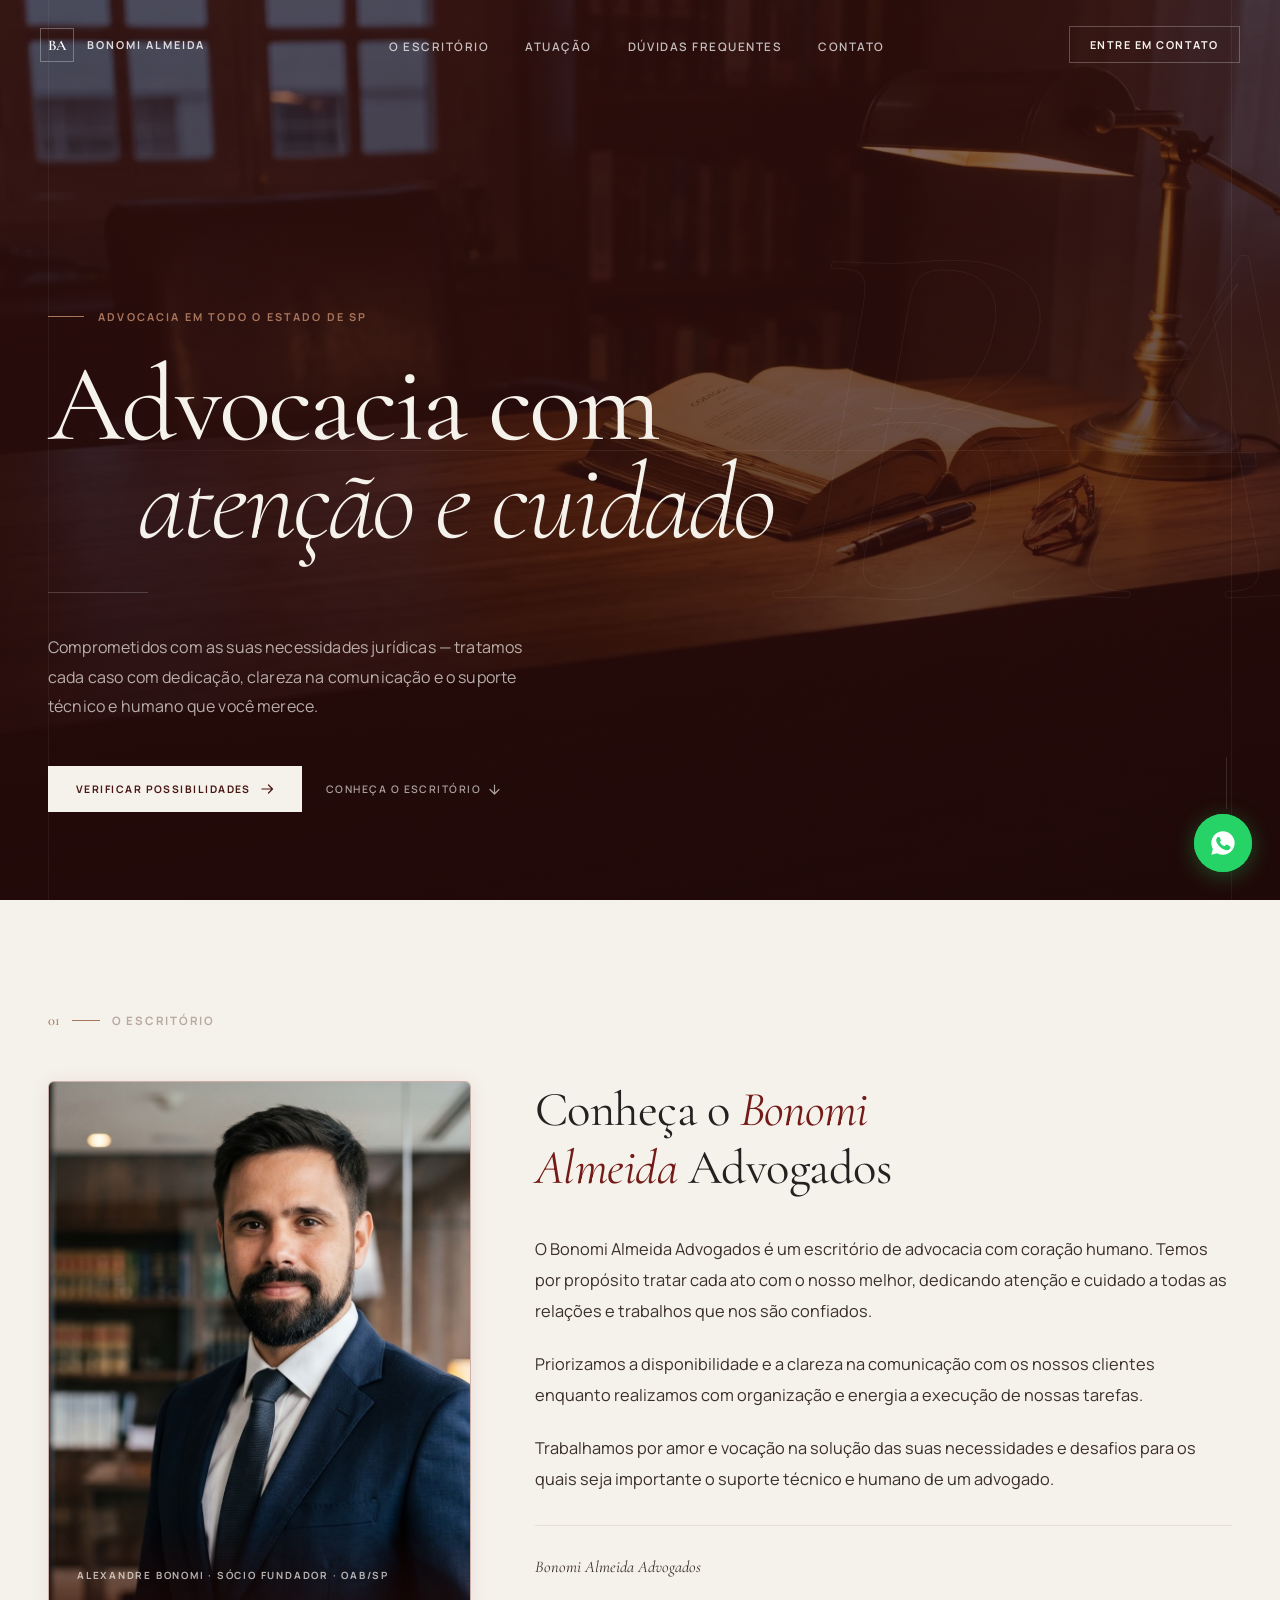
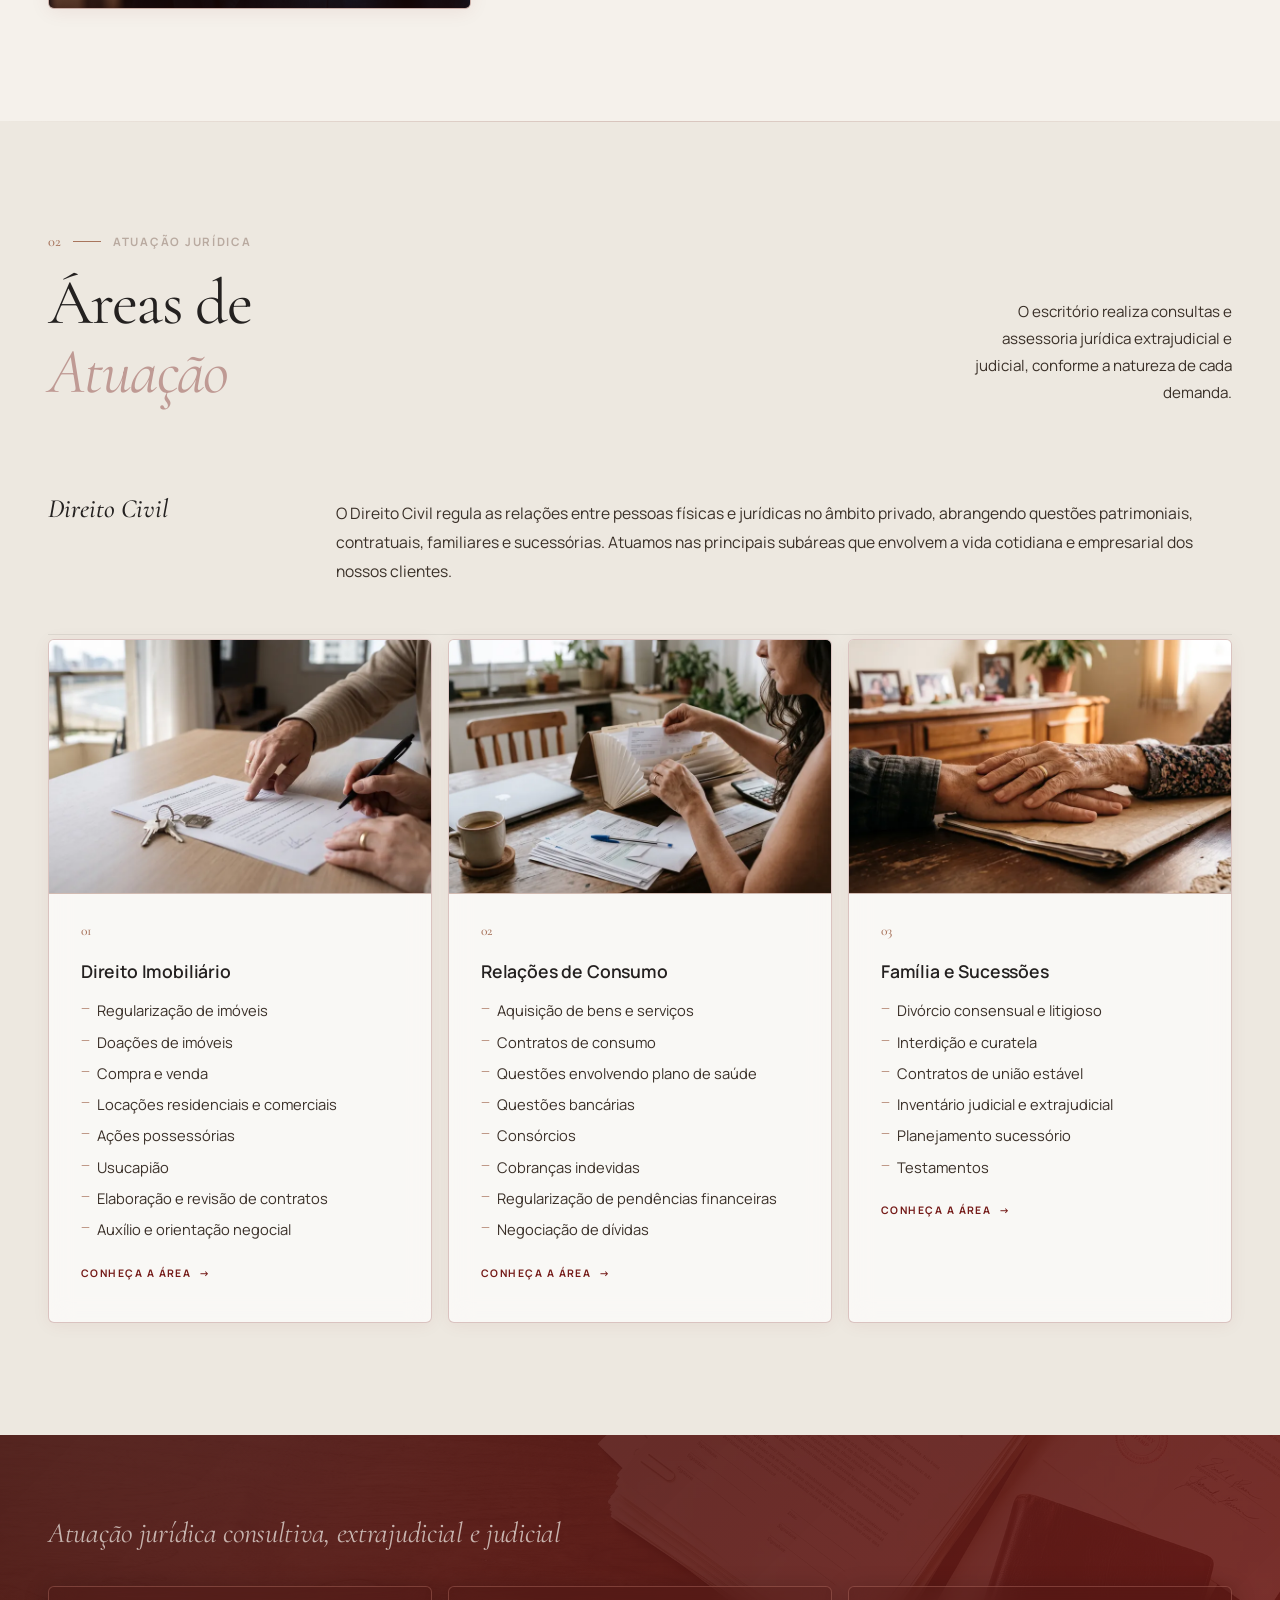
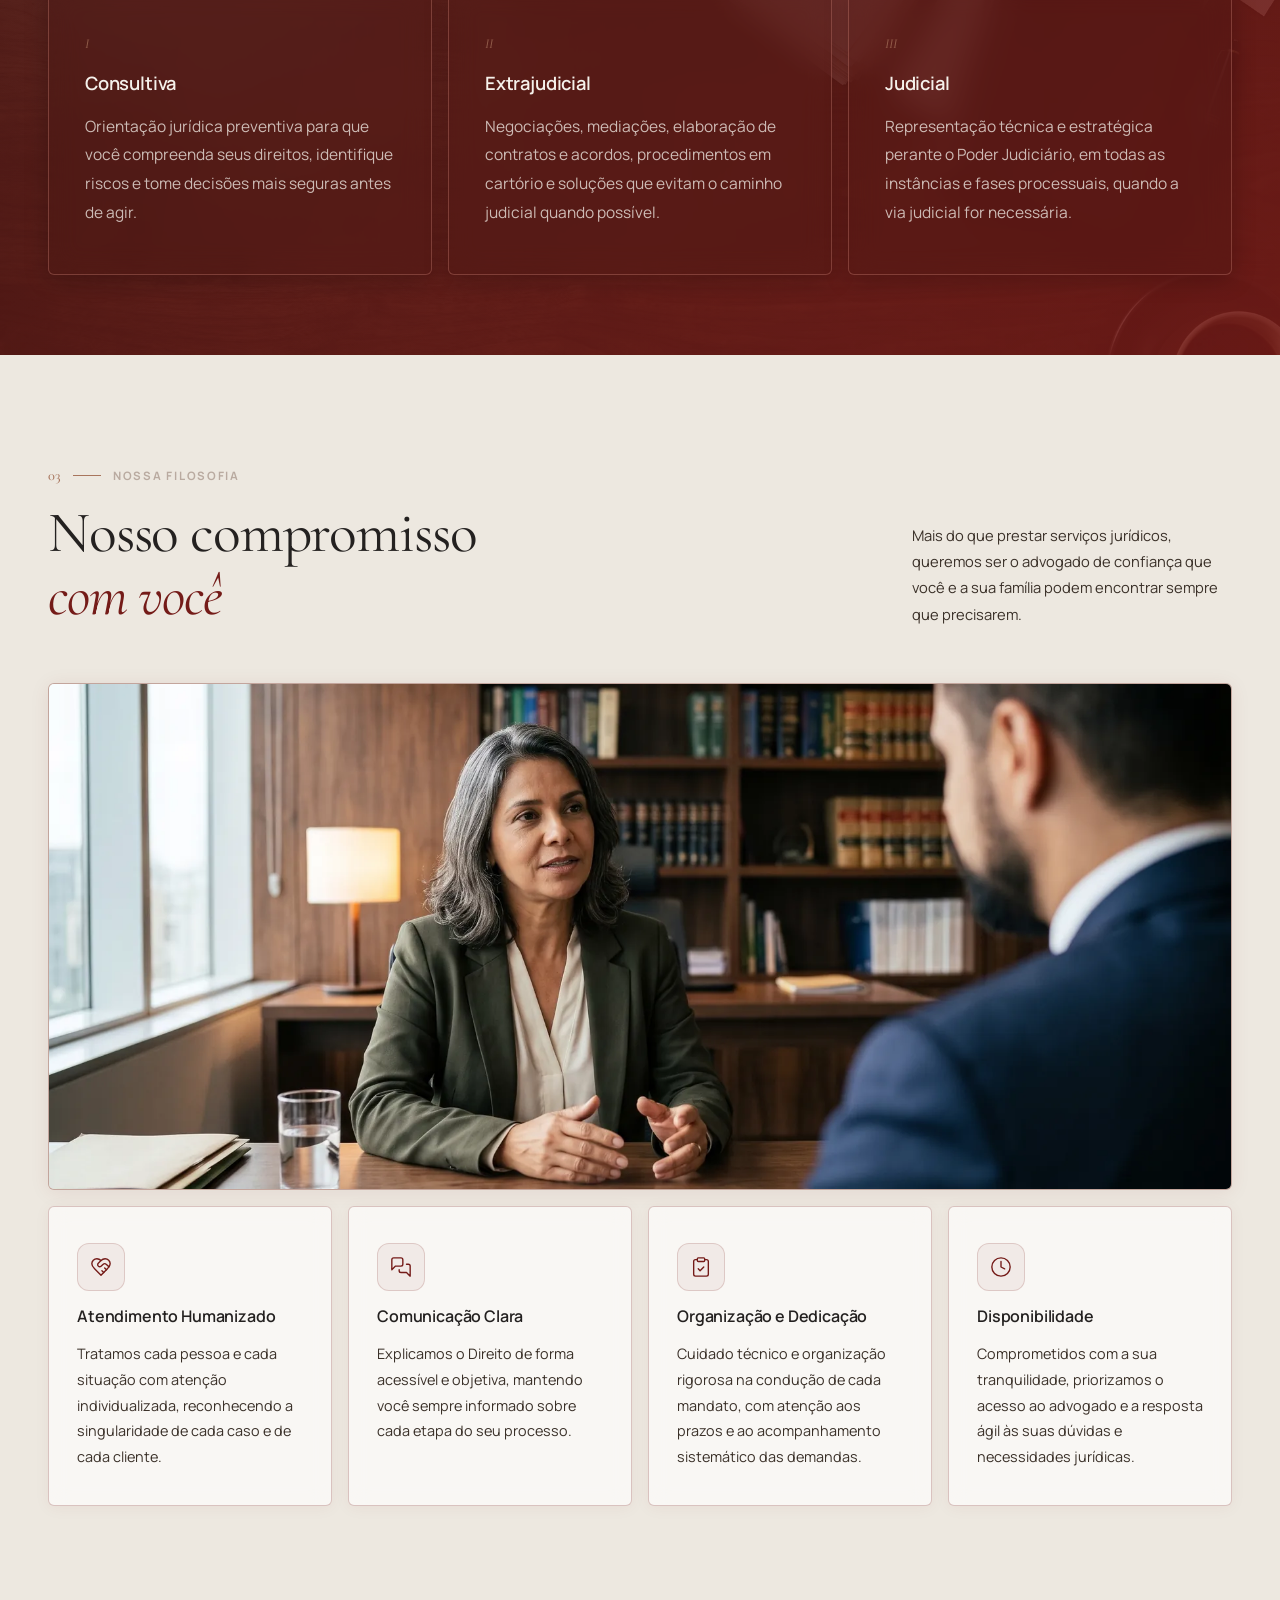
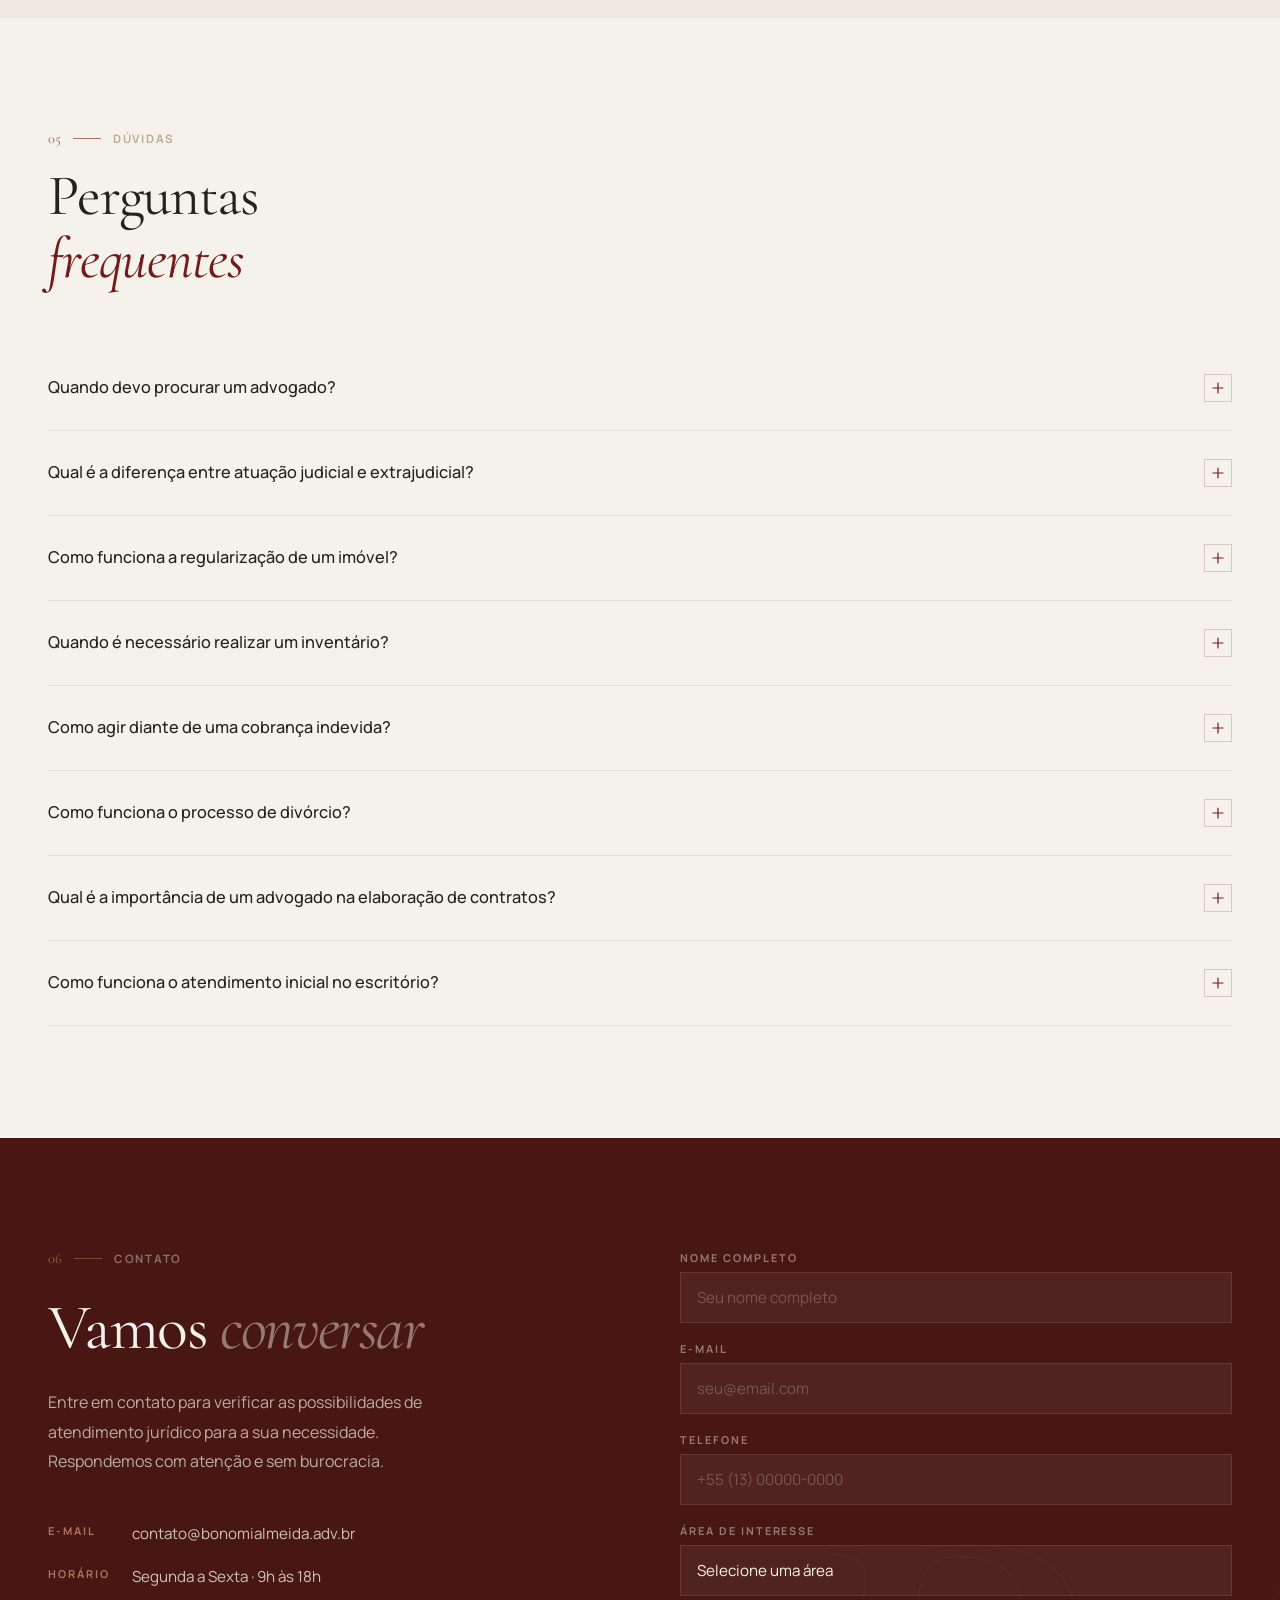
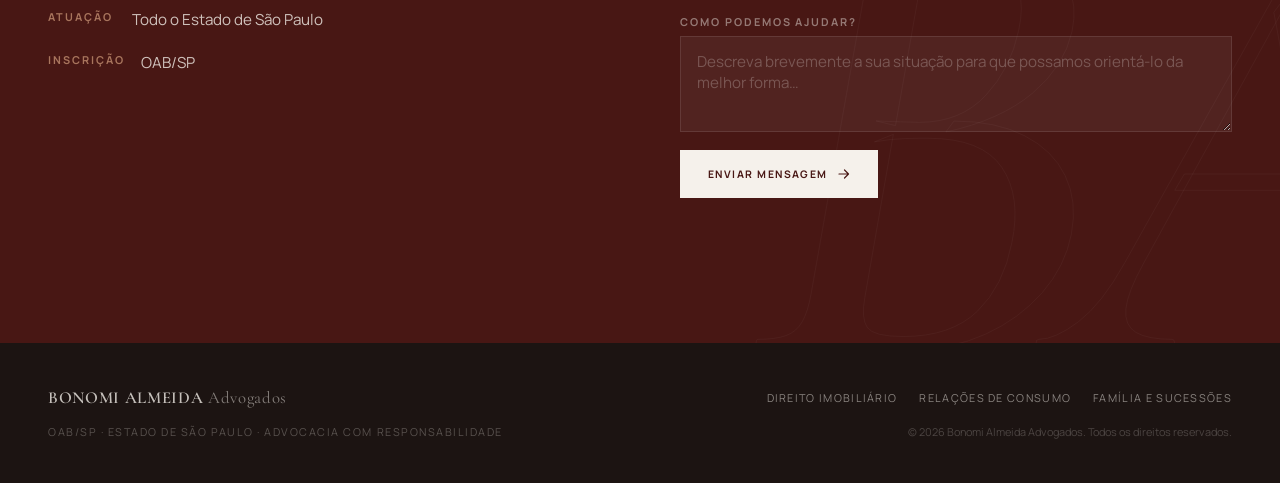
<file: index.html>
<!DOCTYPE html>
<html lang="pt-BR">
<head>
<meta charset="UTF-8">
<meta name="viewport" content="width=device-width, initial-scale=1.0, viewport-fit=cover">
<title>Bonomi Almeida Advogados | Advocacia no Estado de São Paulo</title>
<meta name="description" content="Escritório de advocacia com atuação em todo o Estado de São Paulo. Atendimento humanizado em Direito Imobiliário, Relações de Consumo e Família e Sucessões.">
<meta name="robots" content="index, follow">
<link rel="canonical" href="https://bonomi-almeida.vercel.app/">
<!-- Open Graph -->
<meta property="og:type" content="website">
<meta property="og:locale" content="pt_BR">
<meta property="og:site_name" content="Bonomi Almeida Advogados">
<meta property="og:title" content="Bonomi Almeida Advogados | Advocacia no Estado de São Paulo">
<meta property="og:description" content="Escritório de advocacia com atuação em todo o Estado de São Paulo e atendimento humanizado. Direito Imobiliário, Relações de Consumo, Família e Sucessões.">
<meta property="og:url" content="https://bonomi-almeida.vercel.app/">
<meta property="og:image" content="https://bonomi-almeida.vercel.app/assets/og-bonomi-almeida.jpg">
<meta property="og:image:width" content="1200">
<meta property="og:image:height" content="630">
<meta property="og:image:alt" content="Bonomi Almeida Advogados — Escritório de advocacia no Estado de São Paulo">
<!-- Twitter Card -->
<meta name="twitter:card" content="summary_large_image">
<meta name="twitter:title" content="Bonomi Almeida Advogados | Advocacia no Estado de São Paulo">
<meta name="twitter:description" content="Escritório de advocacia com atuação em todo o Estado de São Paulo. Direito Imobiliário, Relações de Consumo, Família e Sucessões.">
<meta name="twitter:image" content="https://bonomi-almeida.vercel.app/assets/og-bonomi-almeida.jpg">
<!-- Favicons -->
<link rel="icon" type="image/svg+xml" href="favicon.svg">
<link rel="apple-touch-icon" href="favicon.svg">
<meta name="theme-color" content="#741B18">

<link rel="preload" as="image" href="assets/hero-escritorio.webp" type="image/webp">
<link rel="preconnect" href="https://fonts.googleapis.com">
<link rel="preconnect" href="https://fonts.gstatic.com" crossorigin>
<link rel="stylesheet" href="https://fonts.googleapis.com/css2?family=Cormorant+Garamond:ital,wght@0,300;0,400;0,500;0,600;1,300;1,400;1,500;1,600&family=Manrope:wght@300;400;500;600;700&display=swap">

<link rel="stylesheet" href="assets/site.css">

<!-- Mobile nav overlay -->
<div id="mobile-nav" hidden role="dialog" aria-label="Menu de navegação"
  style="position:fixed;inset:0;z-index:90;background:var(--wine);display:flex;flex-direction:column;justify-content:center;padding:48px max(32px,env(safe-area-inset-left,0px));gap:32px;">
  <a href="#sobre" class="mn-link">O Escritório</a>
  <a href="#atuacao" class="mn-link">Atuação</a>
  <a href="#faq" class="mn-link">Dúvidas Frequentes</a>
  <a href="#contato" class="mn-link">Contato</a>
  <a href="#contato" class="btn-fill" style="margin-top:16px;align-self:flex-start">Entre em Contato</a>
</div>

</head>
<body>

<!-- NAV -->
<nav class="nav" id="nav" role="navigation" aria-label="Navegação principal">
  <a href="#inicio" class="nav-logo" aria-label="Bonomi Almeida Advogados — Página inicial">
    <div class="nav-monogram" aria-hidden="true">BA</div>
    <span class="nav-name">Bonomi Almeida</span>
  </a>
  <ul class="nav-links" role="list">
    <li><a href="#sobre">O Escritório</a></li>
    <li><a href="#atuacao">Atuação</a></li>
    <li><a href="#faq">Dúvidas Frequentes</a></li>
    <li><a href="#contato">Contato</a></li>
  </ul>
  <a href="#contato" class="nav-contact">Entre em Contato</a>
  <button class="nav-burger" id="burger" aria-label="Abrir menu" aria-expanded="false">
    <span></span><span></span><span></span>
  </button>
</nav>

<!-- HERO -->
<section class="hero" id="inicio" aria-labelledby="hero-h1">
  <div class="hero-bg-type" data-text="BA" aria-hidden="true">BA</div>
  <div class="hero-accent-line" aria-hidden="true"></div>

  <div class="hero-content">
    <div class="hero-eyebrow">
      <div class="eyebrow-bar" aria-hidden="true"></div>
      <span class="eyebrow-text">Advocacia em todo o Estado de SP</span>
    </div>

    <h1 class="hero-headline" id="hero-h1">
      Advocacia com<br>
      <em>atenção e cuidado</em>
    </h1>

    <div class="hero-rule" aria-hidden="true"></div>

    <p class="hero-body">
      Comprometidos com as suas necessidades jurídicas — tratamos cada caso com dedicação, clareza na comunicação e o suporte técnico e humano que você merece.
    </p>

    <div class="hero-cta">
      <a href="#contato" class="btn-fill">
        Verificar Possibilidades
        <svg width="13" height="10" viewBox="0 0 13 10" fill="none" aria-hidden="true">
          <path d="M7.5 1L11.5 5M11.5 5L7.5 9M11.5 5H1" stroke="currentColor" stroke-width="1.2" stroke-linecap="round" stroke-linejoin="round"/>
        </svg>
      </a>
      <a href="#sobre" class="btn-ghost-hero">
        Conheça o escritório
        <svg width="11" height="11" viewBox="0 0 11 11" fill="none" aria-hidden="true">
          <path d="M5.5 1v9M5.5 10L1 5.5M5.5 10L10 5.5" stroke="currentColor" stroke-width="1.2" stroke-linecap="round" stroke-linejoin="round"/>
        </svg>
      </a>
    </div>
  </div>

  <div class="hero-scroll" aria-hidden="true">
    <div class="scroll-track"></div>
    <span class="scroll-label">Scroll</span>
  </div>
</section>

<!-- H2 — O ESCRITÓRIO -->
<section class="band about" id="sobre" aria-labelledby="h2-sobre">
  <div class="inner">
    <div class="r">
      <div class="sec-label" style="margin-bottom:52px">
        <span class="sec-num">01</span>
        <span class="sec-rule"></span>
        <span class="sec-tag">O Escritório</span>
      </div>
    </div>

    <div class="about-grid">
      <!-- Photo panel -->
      <div class="about-visual r">
        <img
          src="assets/alexandre-bonomi.jpg"
          alt="Alexandre Bonomi, advogado e sócio fundador do Bonomi Almeida Advogados"
          width="720" height="960"
          loading="lazy">
        <div class="about-visual-caption">
          <span class="about-visual-tag">Alexandre Bonomi · Sócio Fundador · OAB/SP</span>
        </div>
      </div>

      <!-- Quote + copy -->
      <div class="about-right">
        <h2 class="about-quote r" id="h2-sobre">
          Conheça o <em>Bonomi Almeida</em> Advogados
        </h2>

        <div class="about-copy r d1">
          <p>O Bonomi Almeida Advogados é um escritório de advocacia com coração humano. Temos por propósito tratar cada ato com o nosso melhor, dedicando atenção e cuidado a todas as relações e trabalhos que nos são confiados.</p>
          <p>Priorizamos a disponibilidade e a clareza na comunicação com os nossos clientes enquanto realizamos com organização e energia a execução de nossas tarefas.</p>
          <p>Trabalhamos por amor e vocação na solução das suas necessidades e desafios para os quais seja importante o suporte técnico e humano de um advogado.</p>
          <p class="about-sig">Bonomi Almeida Advogados</p>
        </div>
      </div>
    </div>
  </div>
</section>

<!-- H2 — ÁREAS DE ATUAÇÃO -->
<section class="band practice" id="atuacao" aria-labelledby="h2-atuacao">
  <div class="inner">
    <div class="practice-hd r">
      <div>
        <div class="sec-label" style="margin-bottom:18px">
          <span class="sec-num">02</span>
          <span class="sec-rule"></span>
          <span class="sec-tag">Atuação Jurídica</span>
        </div>
        <h2 class="practice-title" id="h2-atuacao">
          Áreas de<br><em>Atuação</em>
        </h2>
      </div>
      <p class="practice-intro">O escritório realiza consultas e assessoria jurídica extrajudicial e judicial, conforme a natureza de cada demanda.</p>
    </div>

    <!-- H3: Direito Civil -->
    <div class="civil-intro r">
      <div class="civil-intro-inner">
        <h3 class="civil-heading">Direito Civil</h3>
        <p class="civil-desc">O Direito Civil regula as relações entre pessoas físicas e jurídicas no âmbito privado, abrangendo questões patrimoniais, contratuais, familiares e sucessórias. Atuamos nas principais subáreas que envolvem a vida cotidiana e empresarial dos nossos clientes.</p>
      </div>
    </div>

    <!-- H4 cards -->
    <div class="practice-list">
      <article class="pa-item r">
        <figure class="pa-media"><img src="assets/area-imobiliario.webp" alt="Casal revisando contrato de compra de imóvel com as chaves sobre a mesa" width="960" height="536" loading="lazy" decoding="async"></figure>
        <span class="pa-num" aria-hidden="true">01</span>
        <h4 class="pa-name"><a href="direito-imobiliario/">Direito Imobiliário</a></h4>
        <ul class="pa-list" aria-label="Serviços de Direito Imobiliário">
          <li>Regularização de imóveis</li>
          <li>Doações de imóveis</li>
          <li>Compra e venda</li>
          <li>Locações residenciais e comerciais</li>
          <li>Ações possessórias</li>
          <li>Usucapião</li>
          <li>Elaboração e revisão de contratos</li>
          <li>Auxílio e orientação negocial</li>
        </ul>
        <a class="pa-more" href="direito-imobiliario/">Conheça a área <span aria-hidden="true">→</span></a>
      </article>
      <article class="pa-item r d1">
        <figure class="pa-media"><img src="assets/area-consumo.webp" alt="Mulher organizando contas e extratos bancários na mesa da cozinha" width="960" height="536" loading="lazy" decoding="async"></figure>
        <span class="pa-num" aria-hidden="true">02</span>
        <h4 class="pa-name"><a href="relacoes-de-consumo/">Relações de Consumo</a></h4>
        <ul class="pa-list" aria-label="Serviços de Relações de Consumo">
          <li>Aquisição de bens e serviços</li>
          <li>Contratos de consumo</li>
          <li>Questões envolvendo plano de saúde</li>
          <li>Questões bancárias</li>
          <li>Consórcios</li>
          <li>Cobranças indevidas</li>
          <li>Regularização de pendências financeiras</li>
          <li>Negociação de dívidas</li>
        </ul>
        <a class="pa-more" href="relacoes-de-consumo/">Conheça a área <span aria-hidden="true">→</span></a>
      </article>
      <article class="pa-item r d2">
        <figure class="pa-media"><img src="assets/area-familia.webp" alt="Mão de uma senhora sobre a mão do filho, apoiadas em uma pasta de documentos da família" width="960" height="536" loading="lazy" decoding="async"></figure>
        <span class="pa-num" aria-hidden="true">03</span>
        <h4 class="pa-name"><a href="familia-e-sucessoes/">Família e Sucessões</a></h4>
        <ul class="pa-list" aria-label="Serviços de Direito de Família e Sucessões">
          <li>Divórcio consensual e litigioso</li>
          <li>Interdição e curatela</li>
          <li>Contratos de união estável</li>
          <li>Inventário judicial e extrajudicial</li>
          <li>Planejamento sucessório</li>
          <li>Testamentos</li>
        </ul>
        <a class="pa-more" href="familia-e-sucessoes/">Conheça a área <span aria-hidden="true">→</span></a>
      </article>
    </div>
  </div>
</section>

<!-- H2 — CONSULTIVA / EXTRAJUDICIAL / JUDICIAL -->
<section class="band--sm band modalities" aria-labelledby="h2-modalidades">
  <div class="inner">
    <h2 class="r" id="h2-modalidades"
      style="font-family:var(--display);font-size:clamp(1.4rem,2.5vw,1.8rem);font-weight:400;color:rgba(245,241,235,.7);letter-spacing:-.01em;margin-bottom:36px;font-style:italic">
      Atuação jurídica consultiva, extrajudicial e judicial
    </h2>
    <div class="mod-grid">
      <div class="mod-item r">
        <span class="mod-num" aria-hidden="true">I</span>
        <h3 class="mod-name">Consultiva</h3>
        <p class="mod-desc">Orientação jurídica preventiva para que você compreenda seus direitos, identifique riscos e tome decisões mais seguras antes de agir.</p>
      </div>
      <div class="mod-item r d1">
        <span class="mod-num" aria-hidden="true">II</span>
        <h3 class="mod-name">Extrajudicial</h3>
        <p class="mod-desc">Negociações, mediações, elaboração de contratos e acordos, procedimentos em cartório e soluções que evitam o caminho judicial quando possível.</p>
      </div>
      <div class="mod-item r d2">
        <span class="mod-num" aria-hidden="true">III</span>
        <h3 class="mod-name">Judicial</h3>
        <p class="mod-desc">Representação técnica e estratégica perante o Poder Judiciário, em todas as instâncias e fases processuais, quando a via judicial for necessária.</p>
      </div>
    </div>
  </div>
</section>

<!-- H2 — COMPROMISSO -->
<section class="band commit" aria-labelledby="h2-compromisso">
  <div class="inner">
    <div class="commit-hd">
      <div>
        <div class="sec-label r" style="margin-bottom:18px">
          <span class="sec-num">03</span>
          <span class="sec-rule"></span>
          <span class="sec-tag">Nossa Filosofia</span>
        </div>
        <h2 class="commit-title r" id="h2-compromisso">
          Nosso compromisso<br><em>com você</em>
        </h2>
      </div>
      <p class="commit-lead r d1">Mais do que prestar serviços jurídicos, queremos ser o advogado de confiança que você e a sua família podem encontrar sempre que precisarem.</p>
    </div>

    <figure class="commit-visual r">
      <img src="assets/compromisso-atendimento.webp" alt="Advogado ouvindo com atenção uma cliente durante atendimento no escritório" width="1800" height="1005" loading="lazy" decoding="async">
    </figure>
    <div class="commit-grid">
      <div class="commit-item r">
        <div class="commit-icon" aria-hidden="true">
          <svg width="22" height="22" viewBox="0 0 24 24" fill="none" stroke="currentColor" stroke-width="1.5" stroke-linecap="round" stroke-linejoin="round"><path d="M19 14c1.49-1.46 3-3.21 3-5.5A5.5 5.5 0 0 0 16.5 3c-1.76 0-3 .5-4.5 2-1.5-1.5-2.74-2-4.5-2A5.5 5.5 0 0 0 2 8.5c0 2.3 1.5 4.05 3 5.5l7 7Z"/><path d="M12 5 9.04 7.96a2.17 2.17 0 0 0 0 3.08c.82.82 2.13.85 3 .07l2.07-1.9a2.82 2.82 0 0 1 3.79 0l2.96 2.66"/><path d="m18 15-2-2"/><path d="m15 18-2-2"/></svg>
        </div>
        <h3 class="commit-head">Atendimento Humanizado</h3>
        <p class="commit-text">Tratamos cada pessoa e cada situação com atenção individualizada, reconhecendo a singularidade de cada caso e de cada cliente.</p>
      </div>
      <div class="commit-item r d1">
        <div class="commit-icon" aria-hidden="true">
          <svg width="22" height="22" viewBox="0 0 24 24" fill="none" stroke="currentColor" stroke-width="1.5" stroke-linecap="round" stroke-linejoin="round"><path d="M14 9a2 2 0 0 1-2 2H6l-4 4V4a2 2 0 0 1 2-2h8a2 2 0 0 1 2 2z"/><path d="M18 9h2a2 2 0 0 1 2 2v11l-4-4h-6a2 2 0 0 1-2-2v-1"/></svg>
        </div>
        <h3 class="commit-head">Comunicação Clara</h3>
        <p class="commit-text">Explicamos o Direito de forma acessível e objetiva, mantendo você sempre informado sobre cada etapa do seu processo.</p>
      </div>
      <div class="commit-item r d2">
        <div class="commit-icon" aria-hidden="true">
          <svg width="22" height="22" viewBox="0 0 24 24" fill="none" stroke="currentColor" stroke-width="1.5" stroke-linecap="round" stroke-linejoin="round"><rect width="8" height="4" x="8" y="2" rx="1"/><path d="M16 4h2a2 2 0 0 1 2 2v14a2 2 0 0 1-2 2H6a2 2 0 0 1-2-2V6a2 2 0 0 1 2-2h2"/><path d="m9 14 2 2 4-4"/></svg>
        </div>
        <h3 class="commit-head">Organização e Dedicação</h3>
        <p class="commit-text">Cuidado técnico e organização rigorosa na condução de cada mandato, com atenção aos prazos e ao acompanhamento sistemático das demandas.</p>
      </div>
      <div class="commit-item r d3">
        <div class="commit-icon" aria-hidden="true">
          <svg width="22" height="22" viewBox="0 0 24 24" fill="none" stroke="currentColor" stroke-width="1.5" stroke-linecap="round" stroke-linejoin="round"><circle cx="12" cy="12" r="10"/><path d="M12 6v6l4 2"/></svg>
        </div>
        <h3 class="commit-head">Disponibilidade</h3>
        <p class="commit-text">Comprometidos com a sua tranquilidade, priorizamos o acesso ao advogado e a resposta ágil às suas dúvidas e necessidades jurídicas.</p>
      </div>
    </div>
  </div>
</section>


<!-- H2 — FAQ -->
<section class="band faq" id="faq" aria-labelledby="h2-faq">
  <div class="inner">
    <div class="faq-hd">
      <div class="sec-label r">
        <span class="sec-num">05</span>
        <span class="sec-rule"></span>
        <span class="sec-tag">Dúvidas</span>
      </div>
      <h2 class="faq-title r" id="h2-faq">
        Perguntas<br><em>frequentes</em>
      </h2>
    </div>

    <dl class="faq-list r">

      <div class="faq-item">
        <button class="faq-q" aria-expanded="false" aria-controls="faq1">
          <dt class="faq-q-text">Quando devo procurar um advogado?</dt>
          <div class="faq-icon" aria-hidden="true">
            <svg width="12" height="12" viewBox="0 0 12 12" fill="none"><path d="M6 1v10M1 6h10" stroke="currentColor" stroke-width="1.2" stroke-linecap="round"/></svg>
          </div>
        </button>
        <dd class="faq-a" id="faq1">
          <p class="faq-a-inner">Procure um advogado sempre que uma situação envolver direitos, obrigações, contratos ou conflitos — especialmente antes de assinar documentos importantes, ao enfrentar cobranças indevidas, em separações e inventários, em problemas com imóveis ou com prestadores de serviços. A orientação jurídica preventiva é sempre mais eficiente e menos custosa do que o contencioso.</p>
        </dd>
      </div>

      <div class="faq-item">
        <button class="faq-q" aria-expanded="false" aria-controls="faq2">
          <dt class="faq-q-text">Qual é a diferença entre atuação judicial e extrajudicial?</dt>
          <div class="faq-icon" aria-hidden="true">
            <svg width="12" height="12" viewBox="0 0 12 12" fill="none"><path d="M6 1v10M1 6h10" stroke="currentColor" stroke-width="1.2" stroke-linecap="round"/></svg>
          </div>
        </button>
        <dd class="faq-a" id="faq2">
          <p class="faq-a-inner">A atuação extrajudicial envolve negociações, acordos, elaboração de contratos e procedimentos em cartório — sem necessidade de processo judicial. A atuação judicial ocorre perante o Poder Judiciário, quando o caso exige a intervenção de um juiz. Em muitas situações, a solução extrajudicial é mais rápida, menos onerosa e igualmente eficaz.</p>
        </dd>
      </div>

      <div class="faq-item">
        <button class="faq-q" aria-expanded="false" aria-controls="faq3">
          <dt class="faq-q-text">Como funciona a regularização de um imóvel?</dt>
          <div class="faq-icon" aria-hidden="true">
            <svg width="12" height="12" viewBox="0 0 12 12" fill="none"><path d="M6 1v10M1 6h10" stroke="currentColor" stroke-width="1.2" stroke-linecap="round"/></svg>
          </div>
        </button>
        <dd class="faq-a" id="faq3">
          <p class="faq-a-inner">A regularização imobiliária pode envolver diferentes situações: imóveis sem escritura, registros desatualizados, construções sem averbação, partilhas pendentes, entre outras. O processo varia conforme cada caso e pode tramitar em cartório ou perante o Poder Judiciário. O primeiro passo é sempre a análise individualizada da situação do imóvel para identificar o caminho adequado.</p>
        </dd>
      </div>

      <div class="faq-item">
        <button class="faq-q" aria-expanded="false" aria-controls="faq4">
          <dt class="faq-q-text">Quando é necessário realizar um inventário?</dt>
          <div class="faq-icon" aria-hidden="true">
            <svg width="12" height="12" viewBox="0 0 12 12" fill="none"><path d="M6 1v10M1 6h10" stroke="currentColor" stroke-width="1.2" stroke-linecap="round"/></svg>
          </div>
        </button>
        <dd class="faq-a" id="faq4">
          <p class="faq-a-inner">O inventário é obrigatório para a transferência de bens deixados por uma pessoa falecida. Pode ser realizado de forma extrajudicial — em cartório, quando todos os herdeiros são maiores e capazes e não há litígio — ou de forma judicial. É importante iniciar o processo o quanto antes, pois há prazos e custos que aumentam com o tempo de atraso.</p>
        </dd>
      </div>

      <div class="faq-item">
        <button class="faq-q" aria-expanded="false" aria-controls="faq5">
          <dt class="faq-q-text">Como agir diante de uma cobrança indevida?</dt>
          <div class="faq-icon" aria-hidden="true">
            <svg width="12" height="12" viewBox="0 0 12 12" fill="none"><path d="M6 1v10M1 6h10" stroke="currentColor" stroke-width="1.2" stroke-linecap="round"/></svg>
          </div>
        </button>
        <dd class="faq-a" id="faq5">
          <p class="faq-a-inner">Diante de cobranças indevidas, o primeiro passo é registrar a reclamação junto à empresa ou instituição envolvida e guardar todos os comprovantes. Se a questão não for resolvida, é possível buscar solução por vias extrajudiciais ou judiciais. A análise individualizada de cada situação é fundamental para identificar as melhores alternativas disponíveis.</p>
        </dd>
      </div>

      <div class="faq-item">
        <button class="faq-q" aria-expanded="false" aria-controls="faq6">
          <dt class="faq-q-text">Como funciona o processo de divórcio?</dt>
          <div class="faq-icon" aria-hidden="true">
            <svg width="12" height="12" viewBox="0 0 12 12" fill="none"><path d="M6 1v10M1 6h10" stroke="currentColor" stroke-width="1.2" stroke-linecap="round"/></svg>
          </div>
        </button>
        <dd class="faq-a" id="faq6">
          <p class="faq-a-inner">O divórcio pode ser consensual — quando ambos os cônjuges concordam com todos os termos — ou litigioso, quando há divergências a serem resolvidas pelo Judiciário. O divórcio consensual, especialmente quando não há filhos menores, pode ser realizado em cartório de forma mais rápida. Cada situação possui características próprias que demandam análise específica.</p>
        </dd>
      </div>

      <div class="faq-item">
        <button class="faq-q" aria-expanded="false" aria-controls="faq7">
          <dt class="faq-q-text">Qual é a importância de um advogado na elaboração de contratos?</dt>
          <div class="faq-icon" aria-hidden="true">
            <svg width="12" height="12" viewBox="0 0 12 12" fill="none"><path d="M6 1v10M1 6h10" stroke="currentColor" stroke-width="1.2" stroke-linecap="round"/></svg>
          </div>
        </button>
        <dd class="faq-a" id="faq7">
          <p class="faq-a-inner">Contratos mal elaborados podem gerar conflitos, prejuízos e insegurança jurídica. O advogado identifica riscos, garante que os termos sejam claros e equilibrados, e assegura que o documento esteja em conformidade com a legislação vigente. A orientação jurídica na fase de elaboração evita problemas futuros que poderiam ser muito mais custosos de resolver.</p>
        </dd>
      </div>

      <div class="faq-item">
        <button class="faq-q" aria-expanded="false" aria-controls="faq8">
          <dt class="faq-q-text">Como funciona o atendimento inicial no escritório?</dt>
          <div class="faq-icon" aria-hidden="true">
            <svg width="12" height="12" viewBox="0 0 12 12" fill="none"><path d="M6 1v10M1 6h10" stroke="currentColor" stroke-width="1.2" stroke-linecap="round"/></svg>
          </div>
        </button>
        <dd class="faq-a" id="faq8">
          <p class="faq-a-inner">O atendimento inicial consiste em uma consulta para compreender a sua situação, esclarecer suas dúvidas e identificar as possibilidades jurídicas disponíveis. A partir dessa análise, orientamos sobre os caminhos mais adequados para cada caso. Entre em contato para verificar as possibilidades de atendimento.</p>
        </dd>
      </div>

    </dl>
  </div>
</section>

<!-- H2 — CONTATO -->
<section class="band contact" id="contato" aria-labelledby="h2-contato">
  <div class="inner">
    <div class="contact-grid">
      <div class="contact-left">
        <div class="sec-label r">
          <span class="sec-num" style="color:rgba(168,117,93,.7)">06</span>
          <span class="sec-rule" style="background:rgba(168,117,93,.5)"></span>
          <span class="sec-tag" style="color:rgba(245,241,235,.4)">Contato</span>
        </div>
        <h2 class="r" id="h2-contato">Vamos <em>conversar</em></h2>
        <p class="contact-lead r d1">Entre em contato para verificar as possibilidades de atendimento jurídico para a sua necessidade. Respondemos com atenção e sem burocracia.</p>

        <div class="contact-items r d2">
          <div class="ci">
            <span class="ci-lbl">E-mail</span>
            <span class="ci-val">contato@bonomialmeida.adv.br</span>
          </div>
          <div class="ci">
            <span class="ci-lbl">Horário</span>
            <span class="ci-val">Segunda a Sexta · 9h às 18h</span>
          </div>
          <div class="ci">
            <span class="ci-lbl">Atuação</span>
            <span class="ci-val">Todo o Estado de São Paulo</span>
          </div>
          <div class="ci">
            <span class="ci-lbl">Inscrição</span>
            <span class="ci-val">OAB/SP</span>
          </div>
        </div>
      </div>

      <form class="contact-form r d1" id="cform" novalidate aria-label="Formulário de contato">
        <div class="fg">
          <label class="flabel" for="fn">Nome completo</label>
          <input class="finput" type="text" id="fn" name="nome" placeholder="Seu nome completo" autocomplete="name">
        </div>
        <div class="fg">
          <label class="flabel" for="fe">E-mail</label>
          <input class="finput" type="email" id="fe" name="email" placeholder="seu@email.com" autocomplete="email">
        </div>
        <div class="fg">
          <label class="flabel" for="ft">Telefone</label>
          <input class="finput" type="tel" id="ft" name="tel" placeholder="+55 (13) 00000-0000" autocomplete="tel">
        </div>
        <div class="fg">
          <label class="flabel" for="fa">Área de interesse</label>
          <select class="finput" id="fa" name="area">
            <option value="" disabled selected>Selecione uma área</option>
            <option>Direito Imobiliário</option>
            <option>Relações de Consumo</option>
            <option>Direito de Família</option>
            <option>Inventário e Sucessões</option>
            <option>Contratos</option>
            <option>Outra</option>
          </select>
        </div>
        <div class="fg">
          <label class="flabel" for="fm">Como podemos ajudar?</label>
          <textarea class="finput" id="fm" name="msg" placeholder="Descreva brevemente a sua situação para que possamos orientá-lo da melhor forma…"></textarea>
        </div>
        <button type="submit" class="btn-send">
          Enviar Mensagem
          <svg width="12" height="10" viewBox="0 0 12 10" fill="none" aria-hidden="true">
            <path d="M6.5 1L10.5 5M10.5 5L6.5 9M10.5 5H1" stroke="currentColor" stroke-width="1.2" stroke-linecap="round" stroke-linejoin="round"/>
          </svg>
        </button>
        <p id="form-msg" role="status" aria-live="polite"></p>
      </form>
    </div>
  </div>
</section>

<!-- FOOTER -->
<footer role="contentinfo">
  <div class="footer-inner">
    <div class="footer-brand"><strong>BONOMI ALMEIDA</strong> Advogados</div>
    <nav class="footer-links" aria-label="Áreas de atuação">
      <a href="direito-imobiliario/">Direito Imobiliário</a>
      <a href="relacoes-de-consumo/">Relações de Consumo</a>
      <a href="familia-e-sucessoes/">Família e Sucessões</a>
    </nav>
    <div class="footer-oab">OAB/SP · Estado de São Paulo · Advocacia com responsabilidade</div>
    <div class="footer-copy">© 2026 Bonomi Almeida Advogados. Todos os direitos reservados.</div>
  </div>
</footer>

<!-- WHATSAPP FLOAT -->
<a href="https://wa.me/5511997052106" class="wa-float" target="_blank" rel="noopener noreferrer"
   aria-label="Fale conosco pelo WhatsApp">
  <span class="wa-tip" aria-hidden="true">Fale pelo WhatsApp</span>
  <svg width="28" height="28" viewBox="0 0 48 48" fill="none" xmlns="http://www.w3.org/2000/svg" aria-hidden="true">
    <path d="M24 4C12.954 4 4 12.954 4 24c0 3.667.952 7.12 2.619 10.107L4 44l10.107-2.619A19.927 19.927 0 0024 44c11.046 0 20-8.954 20-20S35.046 4 24 4z" fill="white"/>
    <path d="M33.6 28.4c-.533-.267-3.147-1.547-3.627-1.72-.48-.187-.827-.267-1.173.267-.347.533-1.347 1.72-1.653 2.08-.293.347-.6.4-1.133.133-.533-.267-2.253-.827-4.293-2.64-1.587-1.413-2.653-3.16-2.96-3.693-.307-.547-.033-.84.227-1.107.24-.24.533-.613.8-.92.267-.307.347-.533.52-.88.187-.347.093-.653-.053-.92-.147-.267-1.32-3.187-1.813-4.36-.48-1.147-.96-.987-1.32-.987-.347-.013-.747-.013-1.147-.013-.4 0-1.053.147-1.6.72-.547.56-2.093 2.04-2.093 4.973 0 2.947 2.147 5.8 2.44 6.2.307.4 4.24 6.48 10.267 9.08 1.44.613 2.56.987 3.44 1.267 1.44.453 2.747.387 3.787.24 1.16-.173 3.56-1.453 4.067-2.853.507-1.413.507-2.627.36-2.88-.147-.267-.507-.4-1.04-.667z" fill="#25D366"/>
  </svg>
</a>

<!-- SCHEMA.ORG -->
<script type="application/ld+json">
{
  "@context": "https://schema.org",
  "@graph": [
    {
      "@type": "WebSite",
      "@id": "https://bonomi-almeida.vercel.app/#website",
      "url": "https://bonomi-almeida.vercel.app/",
      "name": "Bonomi Almeida Advogados",
      "description": "Escritório de advocacia com foco em Direito Civil, Direito Imobiliário, Relações de Consumo e Direito de Família e Sucessões.",
      "inLanguage": "pt-BR"
    },
    {
      "@type": ["Organization", "LegalService"],
      "@id": "https://bonomi-almeida.vercel.app/#organization",
      "name": "Bonomi Almeida Advogados",
      "legalName": "Bonomi Almeida Advogados",
      "description": "Escritório de advocacia com atendimento humanizado, especializado em Direito Civil, Direito Imobiliário, Relações de Consumo e Direito de Família e Sucessões.",
      "url": "https://bonomi-almeida.vercel.app/",
      "email": "contato@bonomialmeida.adv.br",
      "telephone": "+55-11-99705-2106",
      "address": {
        "@type": "PostalAddress",
        "addressLocality": "Santos",
        "addressRegion": "SP",
        "addressCountry": "BR"
      },
      "knowsAbout": [
        "Direito Civil",
        "Direito Imobiliário",
        "Relações de Consumo",
        "Direito do Consumidor",
        "Direito de Família",
        "Direito das Sucessões",
        "Inventário",
        "Usucapião",
        "Regularização de Imóveis",
        "Divórcio",
        "Planejamento Sucessório",
        "Contratos Imobiliários",
        "Cobranças Indevidas"
      ],
      "areaServed": {"@type": "State", "name": "São Paulo", "containedInPlace": {"@type": "Country", "name": "Brasil"}},
      "sameAs": []
    },
    {
      "@type": "WebPage",
      "@id": "https://bonomi-almeida.vercel.app/#webpage",
      "url": "https://bonomi-almeida.vercel.app/",
      "name": "Bonomi Almeida Advogados | Advocacia no Estado de São Paulo",
      "description": "Bonomi Almeida Advogados — escritório com atuação em todo o Estado de São Paulo e atendimento humanizado em Direito Imobiliário, Relações de Consumo e Direito de Família e Sucessões.",
      "isPartOf": {"@id": "https://bonomi-almeida.vercel.app/#website"},
      "about": {"@id": "https://bonomi-almeida.vercel.app/#organization"},
      "inLanguage": "pt-BR"
    },
    {
      "@type": "FAQPage",
      "mainEntity": [
        {
          "@type": "Question",
          "name": "Quando devo procurar um advogado?",
          "acceptedAnswer": {
            "@type": "Answer",
            "text": "Procure um advogado sempre que uma situação envolver direitos, obrigações, contratos ou conflitos — especialmente antes de assinar documentos importantes, ao enfrentar cobranças indevidas, em separações e inventários, em problemas com imóveis ou com prestadores de serviços."
          }
        },
        {
          "@type": "Question",
          "name": "Qual é a diferença entre atuação judicial e extrajudicial?",
          "acceptedAnswer": {
            "@type": "Answer",
            "text": "A atuação extrajudicial envolve negociações, acordos e procedimentos em cartório. A atuação judicial ocorre perante o Poder Judiciário, quando o caso exige a intervenção de um juiz."
          }
        },
        {
          "@type": "Question",
          "name": "Como funciona a regularização de um imóvel?",
          "acceptedAnswer": {
            "@type": "Answer",
            "text": "A regularização imobiliária pode envolver imóveis sem escritura, registros desatualizados, construções sem averbação ou partilhas pendentes. O processo varia conforme cada caso e pode tramitar em cartório ou perante o Poder Judiciário."
          }
        },
        {
          "@type": "Question",
          "name": "Quando é necessário realizar um inventário?",
          "acceptedAnswer": {
            "@type": "Answer",
            "text": "O inventário é obrigatório para a transferência de bens deixados por uma pessoa falecida. Pode ser extrajudicial — em cartório, quando todos os herdeiros são maiores e há consenso — ou judicial."
          }
        }
      ]
    }
  ]
}
</script>

<!-- SCRIPTS -->
<script src="assets/site.js" defer></script>
</body>
</html>
</file>
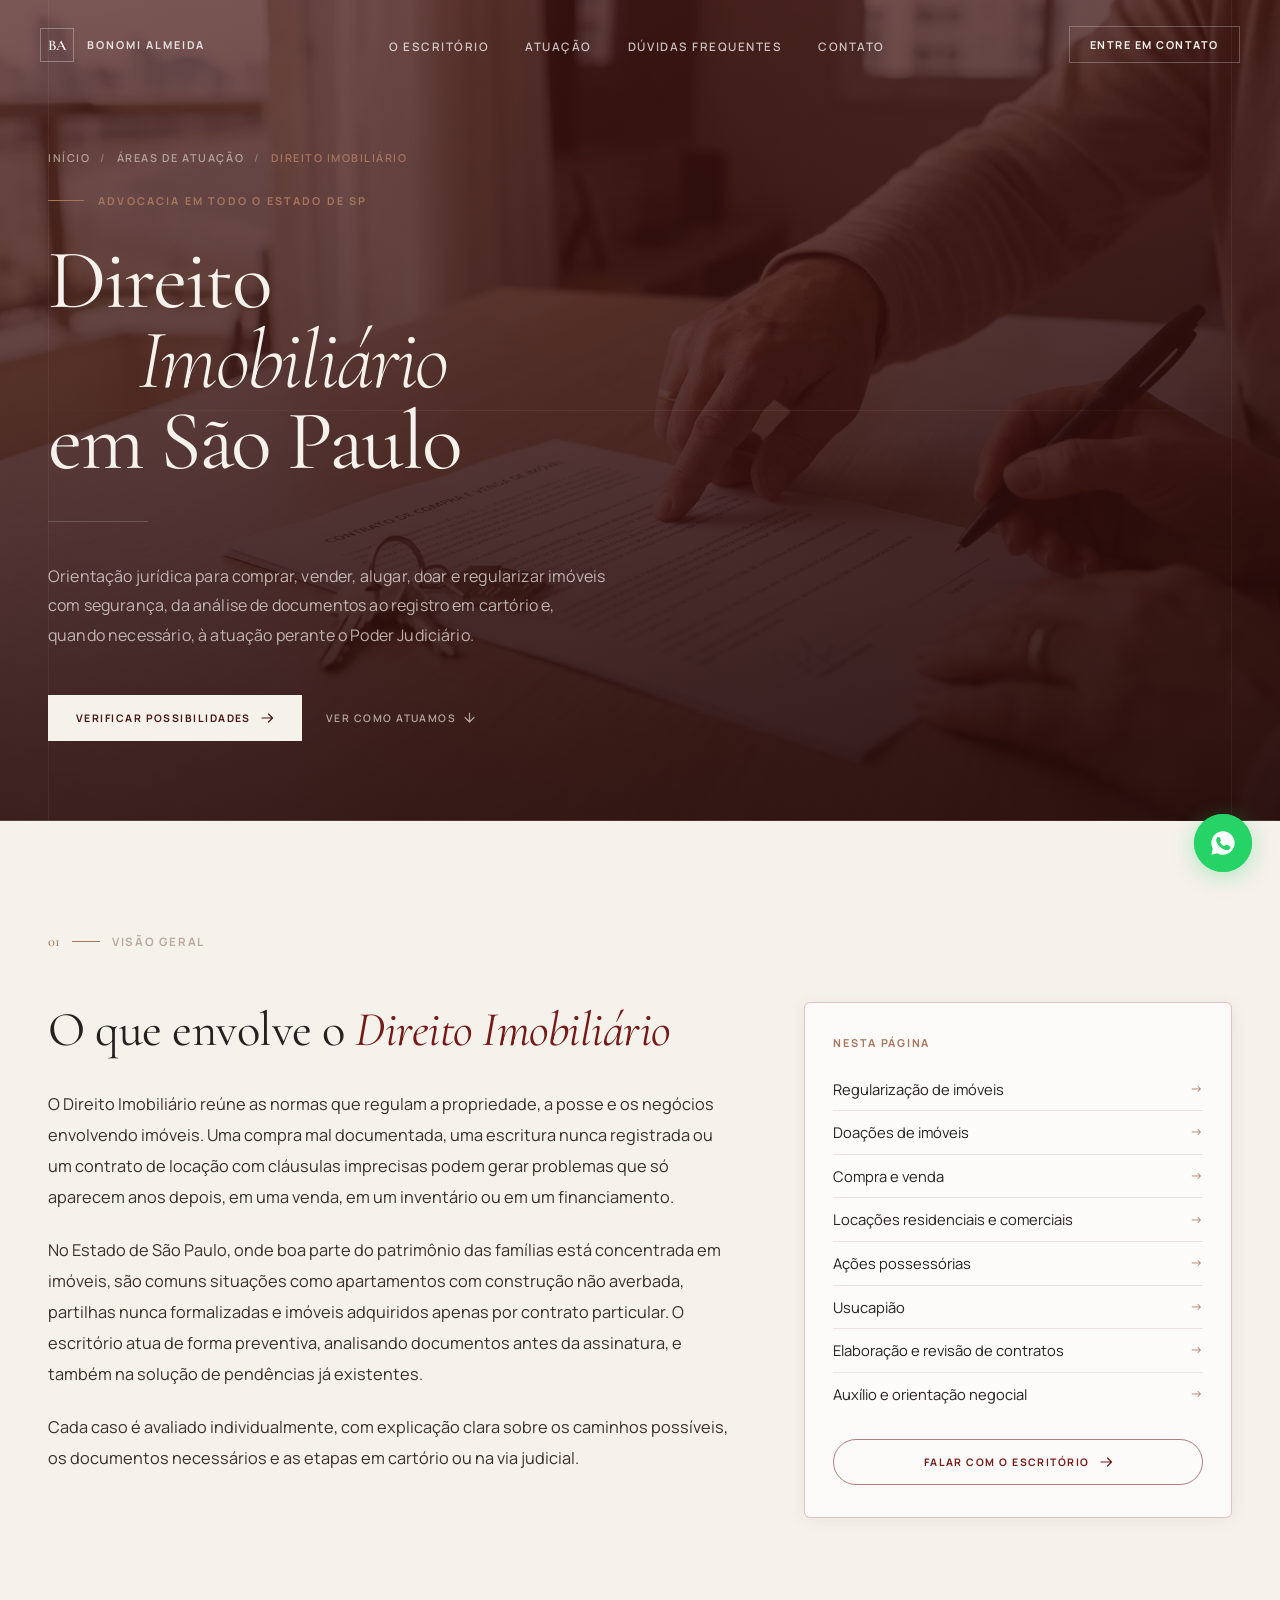
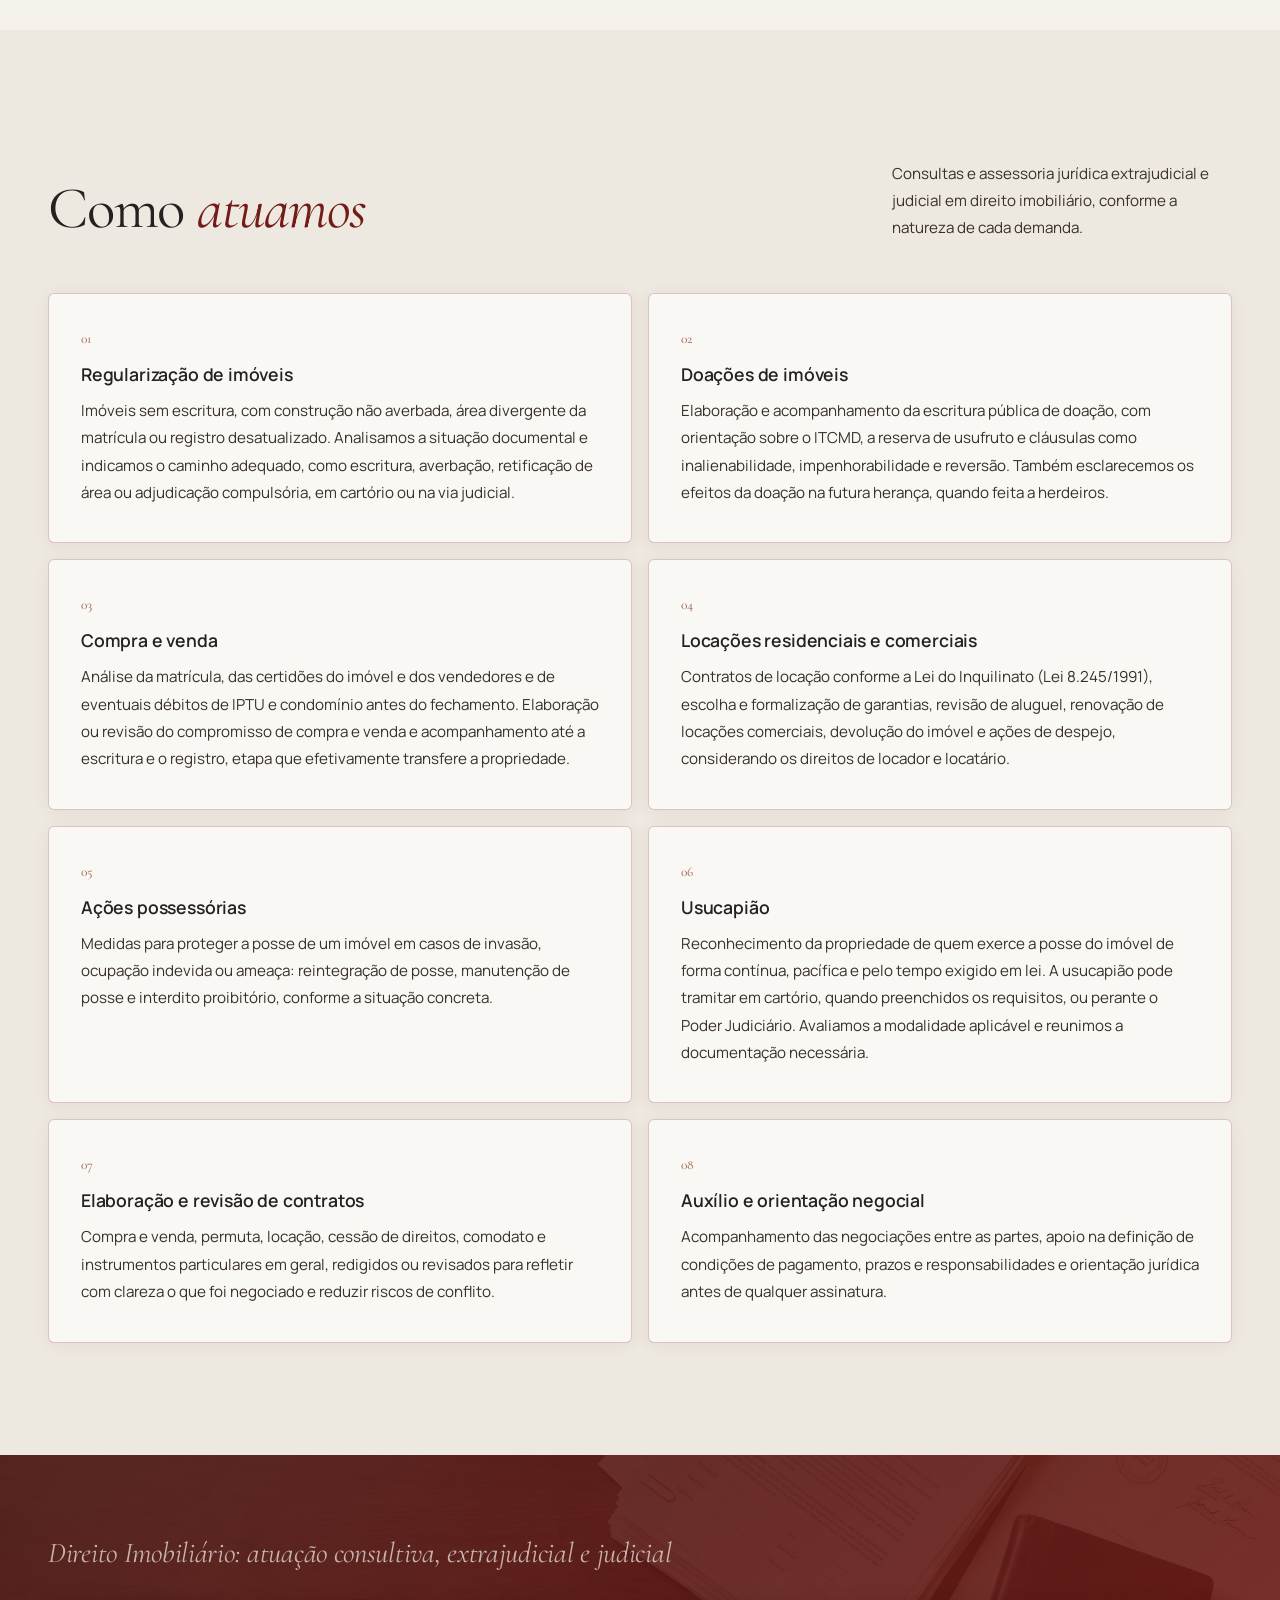
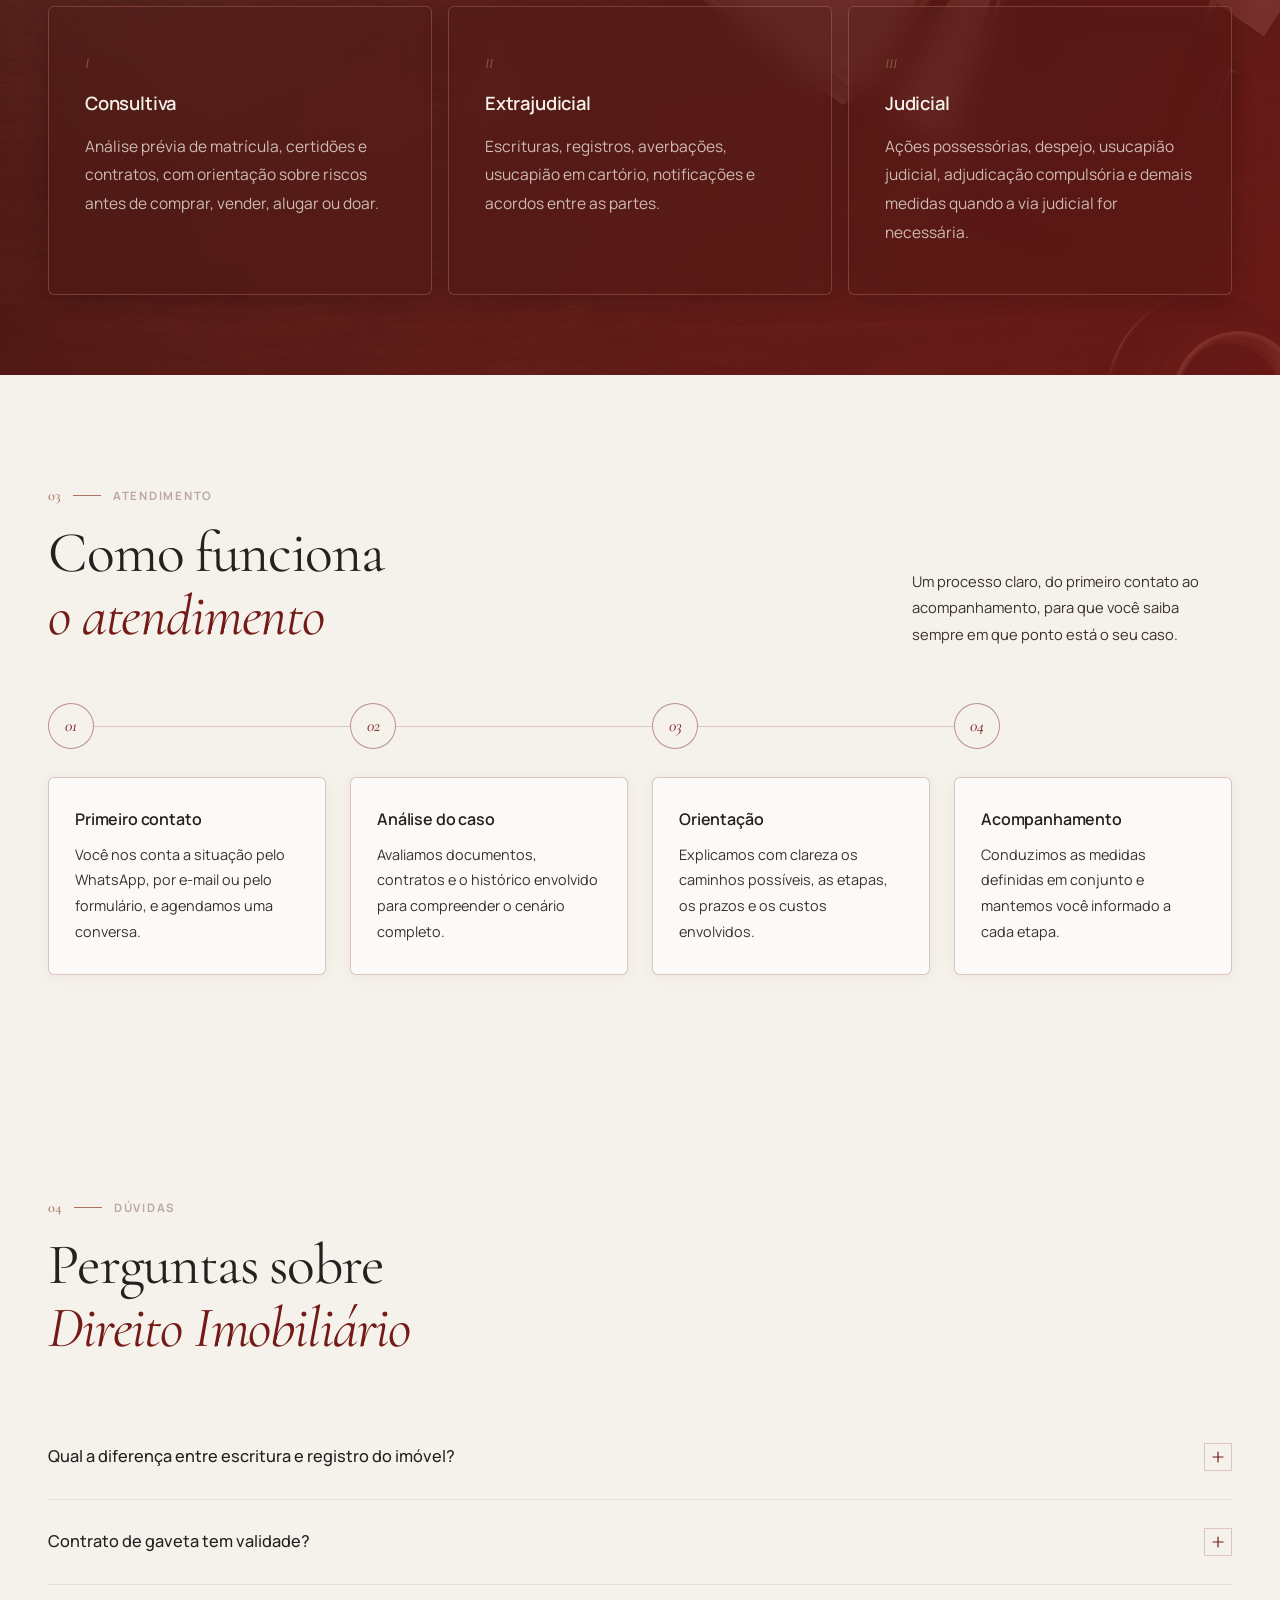
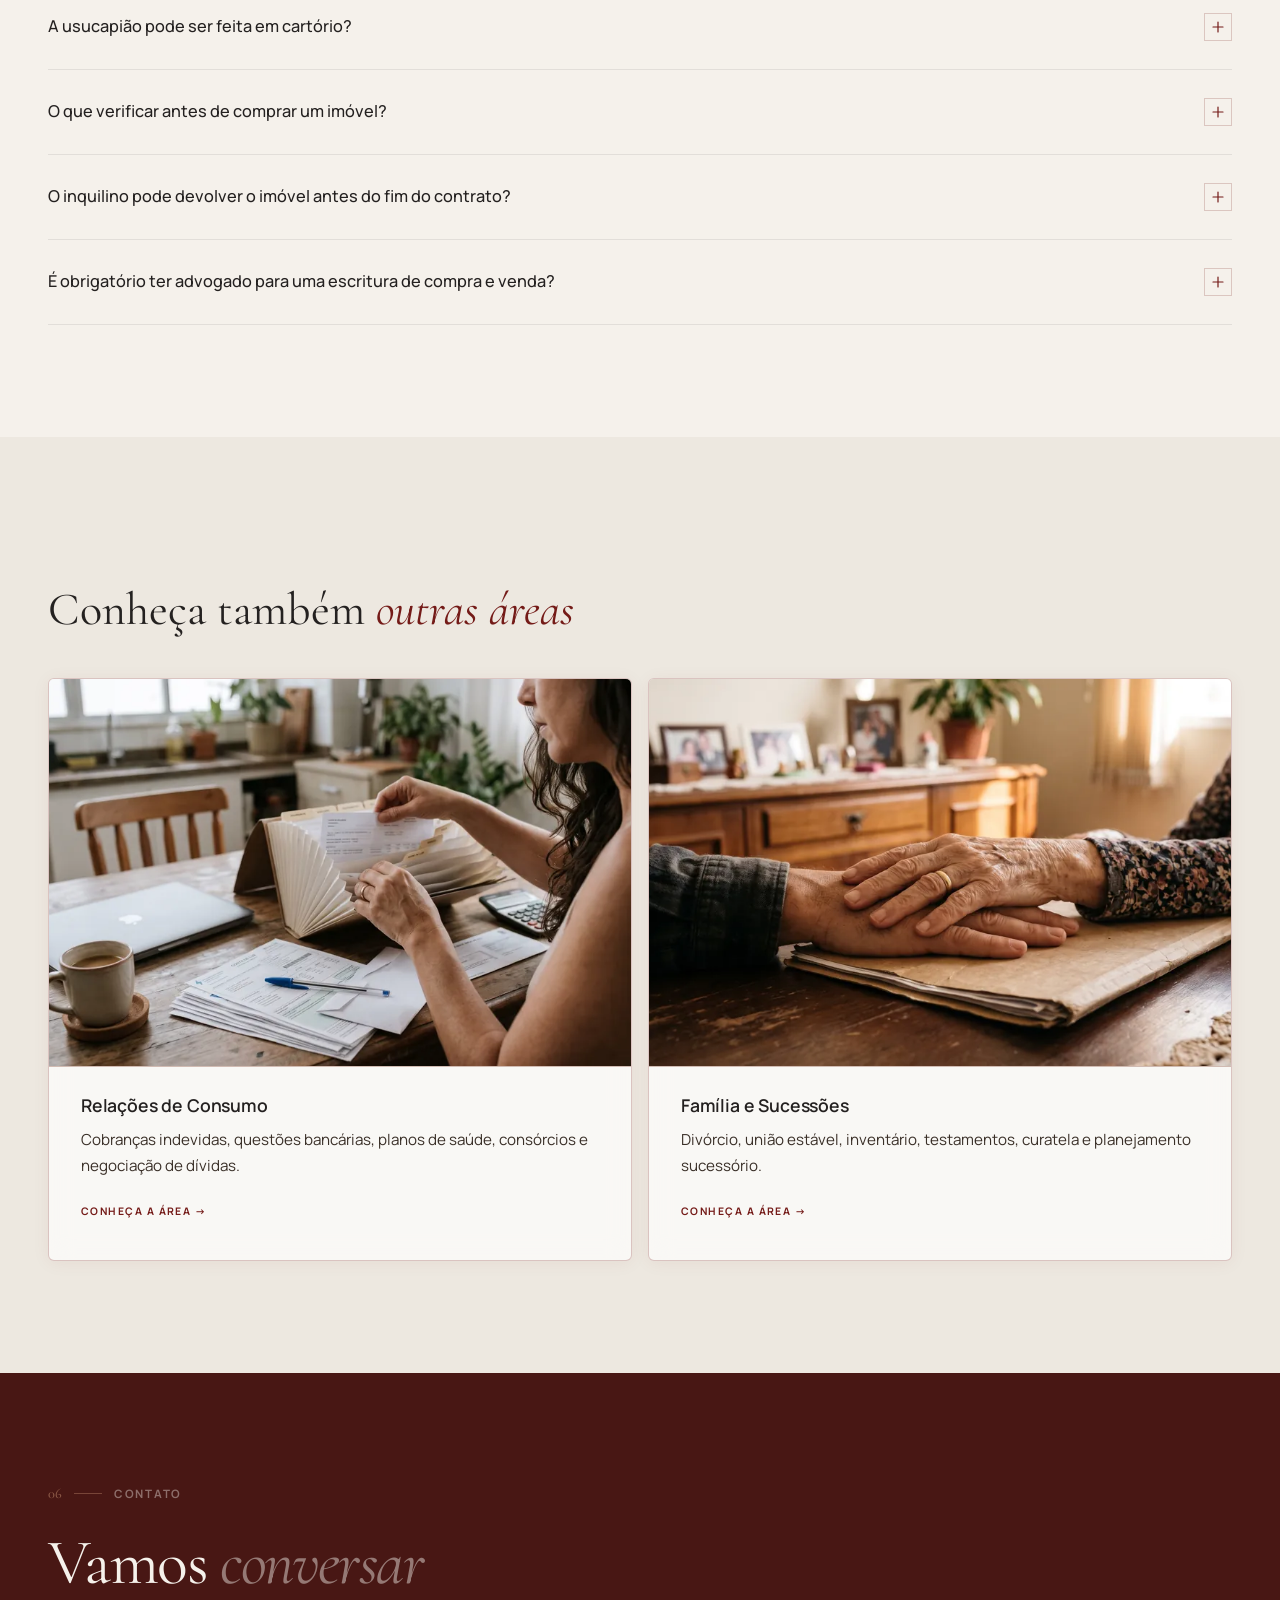
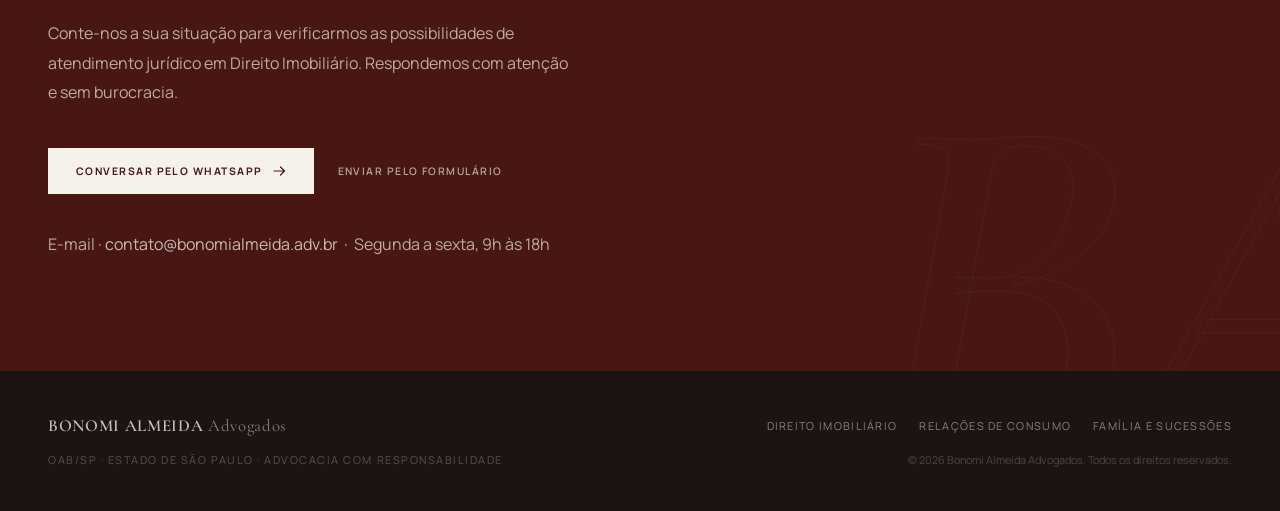
<file: direito-imobiliario/index.html>
<!DOCTYPE html>
<html lang="pt-BR">
<head>
<meta charset="UTF-8">
<meta name="viewport" content="width=device-width, initial-scale=1.0, viewport-fit=cover">
<title>Advogado de Direito Imobiliário em SP | Bonomi Almeida</title>
<meta name="description" content="Assessoria jurídica em Direito Imobiliário em todo o Estado de São Paulo: regularização de imóveis, usucapião, compra e venda, locações, doações e contratos.">
<meta name="robots" content="index, follow">
<link rel="canonical" href="https://bonomi-almeida.vercel.app/direito-imobiliario/">
<!-- Open Graph -->
<meta property="og:type" content="website">
<meta property="og:locale" content="pt_BR">
<meta property="og:site_name" content="Bonomi Almeida Advogados">
<meta property="og:title" content="Advogado de Direito Imobiliário em SP | Bonomi Almeida">
<meta property="og:description" content="Assessoria jurídica em Direito Imobiliário em todo o Estado de São Paulo: regularização de imóveis, usucapião, compra e venda, locações, doações e contratos.">
<meta property="og:url" content="https://bonomi-almeida.vercel.app/direito-imobiliario/">
<meta property="og:image" content="https://bonomi-almeida.vercel.app/assets/og-direito-imobiliario.jpg">
<meta property="og:image:width" content="1200">
<meta property="og:image:height" content="630">
<meta property="og:image:alt" content="Direito Imobiliário em São Paulo | Bonomi Almeida Advogados">
<!-- Twitter Card -->
<meta name="twitter:card" content="summary_large_image">
<meta name="twitter:title" content="Advogado de Direito Imobiliário em SP | Bonomi Almeida">
<meta name="twitter:description" content="Assessoria jurídica em Direito Imobiliário em todo o Estado de São Paulo: regularização de imóveis, usucapião, compra e venda, locações, doações e contratos.">
<meta name="twitter:image" content="https://bonomi-almeida.vercel.app/assets/og-direito-imobiliario.jpg">
<!-- Favicons -->
<link rel="icon" type="image/svg+xml" href="../favicon.svg">
<link rel="apple-touch-icon" href="../favicon.svg">
<meta name="theme-color" content="#741B18">

<link rel="preload" as="image" href="../assets/area-imobiliario-hero.webp" type="image/webp">
<link rel="preconnect" href="https://fonts.googleapis.com">
<link rel="preconnect" href="https://fonts.gstatic.com" crossorigin>
<link rel="stylesheet" href="https://fonts.googleapis.com/css2?family=Cormorant+Garamond:ital,wght@0,300;0,400;0,500;0,600;1,300;1,400;1,500;1,600&family=Manrope:wght@300;400;500;600;700&display=swap">
<link rel="stylesheet" href="../assets/site.css">
<link rel="stylesheet" href="../assets/area.css">

<!-- Mobile nav overlay -->
<div id="mobile-nav" hidden role="dialog" aria-label="Menu de navegação"
  style="position:fixed;inset:0;z-index:90;background:var(--wine);display:flex;flex-direction:column;justify-content:center;padding:48px max(32px,env(safe-area-inset-left,0px));gap:32px;">
  <a href="../#sobre" class="mn-link">O Escritório</a>
  <a href="../#atuacao" class="mn-link">Atuação</a>
  <a href="#faq" class="mn-link">Dúvidas Frequentes</a>
  <a href="#contato" class="mn-link">Contato</a>
  <a href="https://wa.me/5511997052106?text=Ol%C3%A1%21%20Gostaria%20de%20orienta%C3%A7%C3%A3o%20jur%C3%ADdica%20sobre%20Direito%20Imobili%C3%A1rio." class="btn-fill" style="margin-top:16px;align-self:flex-start" target="_blank" rel="noopener noreferrer">Entre em Contato</a>
</div>
</head>
<body>

<!-- NAV -->
<nav class="nav" id="nav" role="navigation" aria-label="Navegação principal">
  <a href="../" class="nav-logo" aria-label="Bonomi Almeida Advogados — Página inicial">
    <div class="nav-monogram" aria-hidden="true">BA</div>
    <span class="nav-name">Bonomi Almeida</span>
  </a>
  <ul class="nav-links" role="list">
    <li><a href="../#sobre">O Escritório</a></li>
    <li><a href="../#atuacao">Atuação</a></li>
    <li><a href="#faq">Dúvidas Frequentes</a></li>
    <li><a href="#contato">Contato</a></li>
  </ul>
  <a href="#contato" class="nav-contact">Entre em Contato</a>
  <button class="nav-burger" id="burger" aria-label="Abrir menu" aria-expanded="false">
    <span></span><span></span><span></span>
  </button>
</nav>

<main>
<!-- HERO -->
<section class="hero hero--area" id="inicio" aria-labelledby="hero-h1"
  style="background-image: linear-gradient(170deg, rgba(72,23,20,.72) 0%, rgba(36,10,9,.93) 100%), url('../assets/area-imobiliario-hero.webp');">
  <div class="hero-accent-line" aria-hidden="true"></div>
  <div class="hero-content">
    <nav aria-label="Você está em">
      <ol class="crumbs">
        <li><a href="../">Início</a></li>
        <li><a href="../#atuacao">Áreas de Atuação</a></li>
        <li><span aria-current="page">Direito Imobiliário</span></li>
      </ol>
    </nav>
    <div class="hero-eyebrow">
      <div class="eyebrow-bar" aria-hidden="true"></div>
      <span class="eyebrow-text">Advocacia em todo o Estado de SP</span>
    </div>
    <h1 class="hero-headline" id="hero-h1">Direito <em>Imobiliário</em> em São Paulo</h1>
    <div class="hero-rule" aria-hidden="true"></div>
    <p class="hero-body">Orientação jurídica para comprar, vender, alugar, doar e regularizar imóveis com segurança, da análise de documentos ao registro em cartório e, quando necessário, à atuação perante o Poder Judiciário.</p>
    <div class="hero-cta">
      <a href="https://wa.me/5511997052106?text=Ol%C3%A1%21%20Gostaria%20de%20orienta%C3%A7%C3%A3o%20jur%C3%ADdica%20sobre%20Direito%20Imobili%C3%A1rio." class="btn-fill" target="_blank" rel="noopener noreferrer">Verificar Possibilidades <svg width="13" height="10" viewBox="0 0 13 10" fill="none" aria-hidden="true"><path d="M7.5 1L11.5 5M11.5 5L7.5 9M11.5 5H1" stroke="currentColor" stroke-width="1.2" stroke-linecap="round" stroke-linejoin="round"/></svg></a>
      <a href="#servicos" class="btn-ghost-hero">Ver como atuamos
        <svg width="11" height="11" viewBox="0 0 11 11" fill="none" aria-hidden="true"><path d="M5.5 1v9M5.5 10L1 5.5M5.5 10L10 5.5" stroke="currentColor" stroke-width="1.2" stroke-linecap="round" stroke-linejoin="round"/></svg>
      </a>
    </div>
  </div>
</section>

<!-- VISÃO GERAL -->
<section class="band overview" id="visao-geral" aria-labelledby="h2-visao">
  <div class="inner">
    <div class="sec-label r">
      <span class="sec-num">01</span>
      <span class="sec-rule"></span>
      <span class="sec-tag">Visão Geral</span>
    </div>
    <div class="overview-grid">
      <div>
        <h2 class="overview-title r" id="h2-visao">O que envolve o <em>Direito Imobiliário</em></h2>
        <div class="overview-copy r d1">
          <p>O Direito Imobiliário reúne as normas que regulam a propriedade, a posse e os negócios envolvendo imóveis. Uma compra mal documentada, uma escritura nunca registrada ou um contrato de locação com cláusulas imprecisas podem gerar problemas que só aparecem anos depois, em uma venda, em um inventário ou em um financiamento.</p>
          <p>No Estado de São Paulo, onde boa parte do patrimônio das famílias está concentrada em imóveis, são comuns situações como apartamentos com construção não averbada, partilhas nunca formalizadas e imóveis adquiridos apenas por contrato particular. O escritório atua de forma preventiva, analisando documentos antes da assinatura, e também na solução de pendências já existentes.</p>
          <p>Cada caso é avaliado individualmente, com explicação clara sobre os caminhos possíveis, os documentos necessários e as etapas em cartório ou na via judicial.</p>
        </div>
      </div>
      <aside class="toc r d1" aria-label="Serviços nesta página">
        <p class="toc-title">Nesta página</p>
        <ol>
          <li><a href="#regularizacao-de-imoveis">Regularização de imóveis</a></li>
          <li><a href="#doacoes-de-imoveis">Doações de imóveis</a></li>
          <li><a href="#compra-e-venda">Compra e venda</a></li>
          <li><a href="#locacoes">Locações residenciais e comerciais</a></li>
          <li><a href="#acoes-possessorias">Ações possessórias</a></li>
          <li><a href="#usucapiao">Usucapião</a></li>
          <li><a href="#contratos-imobiliarios">Elaboração e revisão de contratos</a></li>
          <li><a href="#orientacao-negocial">Auxílio e orientação negocial</a></li>
        </ol>
        <a href="https://wa.me/5511997052106?text=Ol%C3%A1%21%20Gostaria%20de%20orienta%C3%A7%C3%A3o%20jur%C3%ADdica%20sobre%20Direito%20Imobili%C3%A1rio." class="btn-outline" target="_blank" rel="noopener noreferrer">Falar com o escritório <svg width="13" height="10" viewBox="0 0 13 10" fill="none" aria-hidden="true"><path d="M7.5 1L11.5 5M11.5 5L7.5 9M11.5 5H1" stroke="currentColor" stroke-width="1.2" stroke-linecap="round" stroke-linejoin="round"/></svg></a>
      </aside>
    </div>
  </div>
</section>

<!-- SERVIÇOS -->
<section class="band services" id="servicos" aria-labelledby="h2-servicos">
  <div class="inner">
    <div class="services-hd">
      <div>
        <div class="sec-label r">
          <span class="sec-num">02</span>
          <span class="sec-rule"></span>
          <span class="sec-tag">Direito Imobiliário</span>
        </div>
        <h2 class="services-title r" id="h2-servicos">Como <em>atuamos</em></h2>
      </div>
      <p class="services-intro r d1">Consultas e assessoria jurídica extrajudicial e judicial em direito imobiliário, conforme a natureza de cada demanda.</p>
    </div>
    <div class="services-grid">
      <article class="svc r" id="regularizacao-de-imoveis">
        <span class="pa-num" aria-hidden="true">01</span>
        <h3>Regularização de imóveis</h3>
        <p>Imóveis sem escritura, com construção não averbada, área divergente da matrícula ou registro desatualizado. Analisamos a situação documental e indicamos o caminho adequado, como escritura, averbação, retificação de área ou adjudicação compulsória, em cartório ou na via judicial.</p>
      </article>
      <article class="svc r d1" id="doacoes-de-imoveis">
        <span class="pa-num" aria-hidden="true">02</span>
        <h3>Doações de imóveis</h3>
        <p>Elaboração e acompanhamento da escritura pública de doação, com orientação sobre o ITCMD, a reserva de usufruto e cláusulas como inalienabilidade, impenhorabilidade e reversão. Também esclarecemos os efeitos da doação na futura herança, quando feita a herdeiros.</p>
      </article>
      <article class="svc r" id="compra-e-venda">
        <span class="pa-num" aria-hidden="true">03</span>
        <h3>Compra e venda</h3>
        <p>Análise da matrícula, das certidões do imóvel e dos vendedores e de eventuais débitos de IPTU e condomínio antes do fechamento. Elaboração ou revisão do compromisso de compra e venda e acompanhamento até a escritura e o registro, etapa que efetivamente transfere a propriedade.</p>
      </article>
      <article class="svc r d1" id="locacoes">
        <span class="pa-num" aria-hidden="true">04</span>
        <h3>Locações residenciais e comerciais</h3>
        <p>Contratos de locação conforme a Lei do Inquilinato (Lei 8.245/1991), escolha e formalização de garantias, revisão de aluguel, renovação de locações comerciais, devolução do imóvel e ações de despejo, considerando os direitos de locador e locatário.</p>
      </article>
      <article class="svc r" id="acoes-possessorias">
        <span class="pa-num" aria-hidden="true">05</span>
        <h3>Ações possessórias</h3>
        <p>Medidas para proteger a posse de um imóvel em casos de invasão, ocupação indevida ou ameaça: reintegração de posse, manutenção de posse e interdito proibitório, conforme a situação concreta.</p>
      </article>
      <article class="svc r d1" id="usucapiao">
        <span class="pa-num" aria-hidden="true">06</span>
        <h3>Usucapião</h3>
        <p>Reconhecimento da propriedade de quem exerce a posse do imóvel de forma contínua, pacífica e pelo tempo exigido em lei. A usucapião pode tramitar em cartório, quando preenchidos os requisitos, ou perante o Poder Judiciário. Avaliamos a modalidade aplicável e reunimos a documentação necessária.</p>
      </article>
      <article class="svc r" id="contratos-imobiliarios">
        <span class="pa-num" aria-hidden="true">07</span>
        <h3>Elaboração e revisão de contratos</h3>
        <p>Compra e venda, permuta, locação, cessão de direitos, comodato e instrumentos particulares em geral, redigidos ou revisados para refletir com clareza o que foi negociado e reduzir riscos de conflito.</p>
      </article>
      <article class="svc r d1" id="orientacao-negocial">
        <span class="pa-num" aria-hidden="true">08</span>
        <h3>Auxílio e orientação negocial</h3>
        <p>Acompanhamento das negociações entre as partes, apoio na definição de condições de pagamento, prazos e responsabilidades e orientação jurídica antes de qualquer assinatura.</p>
      </article>
    </div>
  </div>
</section>

<!-- MODALIDADES -->
<section class="band--sm band modalities" aria-labelledby="h2-modalidades">
  <div class="inner">
    <h2 class="r" id="h2-modalidades"
      style="font-family:var(--display);font-size:clamp(1.4rem,2.5vw,1.8rem);font-weight:400;color:rgba(245,241,235,.7);letter-spacing:-.01em;margin-bottom:36px;font-style:italic">
      Direito Imobiliário: atuação consultiva, extrajudicial e judicial
    </h2>
    <div class="mod-grid">
      <div class="mod-item r">
        <span class="mod-num" aria-hidden="true">I</span>
        <h3 class="mod-name">Consultiva</h3>
        <p class="mod-desc">Análise prévia de matrícula, certidões e contratos, com orientação sobre riscos antes de comprar, vender, alugar ou doar.</p>
      </div>
      <div class="mod-item r d1">
        <span class="mod-num" aria-hidden="true">II</span>
        <h3 class="mod-name">Extrajudicial</h3>
        <p class="mod-desc">Escrituras, registros, averbações, usucapião em cartório, notificações e acordos entre as partes.</p>
      </div>
      <div class="mod-item r d2">
        <span class="mod-num" aria-hidden="true">III</span>
        <h3 class="mod-name">Judicial</h3>
        <p class="mod-desc">Ações possessórias, despejo, usucapião judicial, adjudicação compulsória e demais medidas quando a via judicial for necessária.</p>
      </div>
    </div>
  </div>
</section>

<!-- ETAPAS -->
<section class="band steps" aria-labelledby="h2-etapas">
  <div class="inner">
    <div class="commit-hd">
      <div>
        <div class="sec-label r" style="margin-bottom:18px">
          <span class="sec-num">03</span>
          <span class="sec-rule"></span>
          <span class="sec-tag">Atendimento</span>
        </div>
        <h2 class="commit-title r" id="h2-etapas">Como funciona<br><em>o atendimento</em></h2>
      </div>
      <p class="commit-lead r d1">Um processo claro, do primeiro contato ao acompanhamento, para que você saiba sempre em que ponto está o seu caso.</p>
    </div>
    <ol class="timeline r" aria-label="Etapas do atendimento">
      <span class="tl-track" aria-hidden="true"><span class="tl-fill"></span></span>
      <li class="tl-step" tabindex="0">
        <span class="tl-dot" aria-hidden="true">01</span>
        <div class="tl-card">
          <h3 class="commit-head">Primeiro contato</h3>
          <p class="commit-text">Você nos conta a situação pelo WhatsApp, por e-mail ou pelo formulário, e agendamos uma conversa.</p>
        </div>
      </li>
      <li class="tl-step" tabindex="0">
        <span class="tl-dot" aria-hidden="true">02</span>
        <div class="tl-card">
          <h3 class="commit-head">Análise do caso</h3>
          <p class="commit-text">Avaliamos documentos, contratos e o histórico envolvido para compreender o cenário completo.</p>
        </div>
      </li>
      <li class="tl-step" tabindex="0">
        <span class="tl-dot" aria-hidden="true">03</span>
        <div class="tl-card">
          <h3 class="commit-head">Orientação</h3>
          <p class="commit-text">Explicamos com clareza os caminhos possíveis, as etapas, os prazos e os custos envolvidos.</p>
        </div>
      </li>
      <li class="tl-step" tabindex="0">
        <span class="tl-dot" aria-hidden="true">04</span>
        <div class="tl-card">
          <h3 class="commit-head">Acompanhamento</h3>
          <p class="commit-text">Conduzimos as medidas definidas em conjunto e mantemos você informado a cada etapa.</p>
        </div>
      </li>
    </ol>
  </div>
</section>

<!-- FAQ -->
<section class="band faq" id="faq" aria-labelledby="h2-faq">
  <div class="inner">
    <div class="faq-hd">
      <div class="sec-label r">
        <span class="sec-num">04</span>
        <span class="sec-rule"></span>
        <span class="sec-tag">Dúvidas</span>
      </div>
      <h2 class="faq-title r" id="h2-faq">Perguntas sobre<br><em>Direito Imobiliário</em></h2>
    </div>

    <dl class="faq-list r">

      <div class="faq-item">
        <button class="faq-q" aria-expanded="false" aria-controls="faq1">
          <dt class="faq-q-text">Qual a diferença entre escritura e registro do imóvel?</dt>
          <div class="faq-icon" aria-hidden="true">
            <svg width="12" height="12" viewBox="0 0 12 12" fill="none"><path d="M6 1v10M1 6h10" stroke="currentColor" stroke-width="1.2" stroke-linecap="round"/></svg>
          </div>
        </button>
        <dd class="faq-a" id="faq1">
          <p class="faq-a-inner">A escritura pública formaliza o negócio no Cartório de Notas. A propriedade, porém, só é transferida com o registro dessa escritura na matrícula do imóvel, no Cartório de Registro de Imóveis competente. Enquanto não houver registro, o imóvel continua formalmente em nome do antigo proprietário.</p>
        </dd>
      </div>

      <div class="faq-item">
        <button class="faq-q" aria-expanded="false" aria-controls="faq2">
          <dt class="faq-q-text">Contrato de gaveta tem validade?</dt>
          <div class="faq-icon" aria-hidden="true">
            <svg width="12" height="12" viewBox="0 0 12 12" fill="none"><path d="M6 1v10M1 6h10" stroke="currentColor" stroke-width="1.2" stroke-linecap="round"/></svg>
          </div>
        </button>
        <dd class="faq-a" id="faq2">
          <p class="faq-a-inner">O contrato particular de compra e venda, conhecido como contrato de gaveta, produz efeitos entre as partes que o assinaram, mas não transfere a propriedade perante terceiros. Para regularizar o imóvel, em geral é necessário obter a escritura e registrá-la, o que pode ocorrer de forma amigável ou, em alguns casos, por adjudicação compulsória ou usucapião.</p>
        </dd>
      </div>

      <div class="faq-item">
        <button class="faq-q" aria-expanded="false" aria-controls="faq3">
          <dt class="faq-q-text">A usucapião pode ser feita em cartório?</dt>
          <div class="faq-icon" aria-hidden="true">
            <svg width="12" height="12" viewBox="0 0 12 12" fill="none"><path d="M6 1v10M1 6h10" stroke="currentColor" stroke-width="1.2" stroke-linecap="round"/></svg>
          </div>
        </button>
        <dd class="faq-a" id="faq3">
          <p class="faq-a-inner">Sim. A usucapião extrajudicial pode ser requerida diretamente no Cartório de Registro de Imóveis, com assistência de advogado, ata notarial, planta e memorial descritivo, entre outros documentos. Quando há impugnação ou falta algum requisito, o caminho é a via judicial.</p>
        </dd>
      </div>

      <div class="faq-item">
        <button class="faq-q" aria-expanded="false" aria-controls="faq4">
          <dt class="faq-q-text">O que verificar antes de comprar um imóvel?</dt>
          <div class="faq-icon" aria-hidden="true">
            <svg width="12" height="12" viewBox="0 0 12 12" fill="none"><path d="M6 1v10M1 6h10" stroke="currentColor" stroke-width="1.2" stroke-linecap="round"/></svg>
          </div>
        </button>
        <dd class="faq-a" id="faq4">
          <p class="faq-a-inner">É recomendável analisar a matrícula atualizada, as certidões de ônus reais, as certidões pessoais dos vendedores, como as de ações cíveis, trabalhistas e fiscais, além da quitação de IPTU e condomínio. Essa análise ajuda a identificar penhoras, dívidas, disputas judiciais ou irregularidades que possam comprometer o negócio.</p>
        </dd>
      </div>

      <div class="faq-item">
        <button class="faq-q" aria-expanded="false" aria-controls="faq5">
          <dt class="faq-q-text">O inquilino pode devolver o imóvel antes do fim do contrato?</dt>
          <div class="faq-icon" aria-hidden="true">
            <svg width="12" height="12" viewBox="0 0 12 12" fill="none"><path d="M6 1v10M1 6h10" stroke="currentColor" stroke-width="1.2" stroke-linecap="round"/></svg>
          </div>
        </button>
        <dd class="faq-a" id="faq5">
          <p class="faq-a-inner">Pode. Nesse caso, a Lei do Inquilinato prevê o pagamento da multa contratual de forma proporcional ao período restante do contrato. Há hipóteses de dispensa da multa, como a transferência do locatário pelo empregador para outra localidade, mediante aviso prévio por escrito.</p>
        </dd>
      </div>

      <div class="faq-item">
        <button class="faq-q" aria-expanded="false" aria-controls="faq6">
          <dt class="faq-q-text">É obrigatório ter advogado para uma escritura de compra e venda?</dt>
          <div class="faq-icon" aria-hidden="true">
            <svg width="12" height="12" viewBox="0 0 12 12" fill="none"><path d="M6 1v10M1 6h10" stroke="currentColor" stroke-width="1.2" stroke-linecap="round"/></svg>
          </div>
        </button>
        <dd class="faq-a" id="faq6">
          <p class="faq-a-inner">A lei não exige advogado para a lavratura de uma escritura de compra e venda. Ainda assim, a análise jurídica prévia é recomendável para verificar a documentação, redigir as condições do negócio e reduzir o risco de surpresas após a assinatura.</p>
        </dd>
      </div>

    </dl>
  </div>
</section>

<!-- OUTRAS ÁREAS -->
<section class="band related" aria-labelledby="h2-outras">
  <div class="inner">
    <div class="sec-label r">
      <span class="sec-num">05</span>
      <span class="sec-rule"></span>
      <span class="sec-tag">Outras Áreas</span>
    </div>
    <h2 class="related-title r" id="h2-outras">Conheça também <em>outras áreas</em></h2>
    <div class="related-grid">
      <a class="pa-item r" href="../relacoes-de-consumo/">
        <figure class="pa-media"><img src="../assets/area-consumo.webp" alt="Mulher organizando contas e extratos bancários na mesa da cozinha" width="960" height="536" loading="lazy" decoding="async"></figure>
        <h3 class="pa-name">Relações de Consumo</h3>
        <p>Cobranças indevidas, questões bancárias, planos de saúde, consórcios e negociação de dívidas.</p>
        <span class="related-more">Conheça a área →</span>
      </a>
      <a class="pa-item r d1" href="../familia-e-sucessoes/">
        <figure class="pa-media"><img src="../assets/area-familia.webp" alt="Mão de uma senhora sobre a mão do filho, apoiadas em uma pasta de documentos da família" width="960" height="536" loading="lazy" decoding="async"></figure>
        <h3 class="pa-name">Família e Sucessões</h3>
        <p>Divórcio, união estável, inventário, testamentos, curatela e planejamento sucessório.</p>
        <span class="related-more">Conheça a área →</span>
      </a>
    </div>
  </div>
</section>

<!-- CONTATO -->
<section class="band cta-band" id="contato" aria-labelledby="h2-contato">
  <div class="inner">
    <div class="cta-inner">
      <div class="sec-label r">
        <span class="sec-num" style="color:rgba(168,117,93,.7)">06</span>
        <span class="sec-rule" style="background:rgba(168,117,93,.5)"></span>
        <span class="sec-tag" style="color:rgba(245,241,235,.4)">Contato</span>
      </div>
      <h2 class="r" id="h2-contato">Vamos <em>conversar</em></h2>
      <p class="r d1">Conte-nos a sua situação para verificarmos as possibilidades de atendimento jurídico em Direito Imobiliário. Respondemos com atenção e sem burocracia.</p>
      <div class="cta-actions r d2">
        <a href="https://wa.me/5511997052106?text=Ol%C3%A1%21%20Gostaria%20de%20orienta%C3%A7%C3%A3o%20jur%C3%ADdica%20sobre%20Direito%20Imobili%C3%A1rio." class="btn-fill" target="_blank" rel="noopener noreferrer">Conversar pelo WhatsApp <svg width="13" height="10" viewBox="0 0 13 10" fill="none" aria-hidden="true"><path d="M7.5 1L11.5 5M11.5 5L7.5 9M11.5 5H1" stroke="currentColor" stroke-width="1.2" stroke-linecap="round" stroke-linejoin="round"/></svg></a>
        <a href="../#contato" class="btn-ghost-hero">Enviar pelo formulário</a>
      </div>
      <p class="cta-mail r d2">E-mail · <a href="mailto:contato@bonomialmeida.adv.br">contato@bonomialmeida.adv.br</a> &nbsp;·&nbsp; Segunda a sexta, 9h às 18h</p>
    </div>
  </div>
</section>
</main>

<!-- FOOTER -->
<footer role="contentinfo">
  <div class="footer-inner">
    <div class="footer-brand"><strong>BONOMI ALMEIDA</strong> Advogados</div>
    <nav class="footer-links" aria-label="Áreas de atuação">
      <a href="../direito-imobiliario/">Direito Imobiliário</a>
      <a href="../relacoes-de-consumo/">Relações de Consumo</a>
      <a href="../familia-e-sucessoes/">Família e Sucessões</a>
    </nav>
    <div class="footer-oab">OAB/SP · Estado de São Paulo · Advocacia com responsabilidade</div>
    <div class="footer-copy">© 2026 Bonomi Almeida Advogados. Todos os direitos reservados.</div>
  </div>
</footer>

<!-- WHATSAPP FLOAT -->
<a href="https://wa.me/5511997052106?text=Ol%C3%A1%21%20Gostaria%20de%20orienta%C3%A7%C3%A3o%20jur%C3%ADdica%20sobre%20Direito%20Imobili%C3%A1rio." class="wa-float" target="_blank" rel="noopener noreferrer"
   aria-label="Fale conosco pelo WhatsApp">
  <span class="wa-tip" aria-hidden="true">Fale pelo WhatsApp</span>
  <svg width="28" height="28" viewBox="0 0 48 48" fill="none" xmlns="http://www.w3.org/2000/svg" aria-hidden="true">
    <path d="M24 4C12.954 4 4 12.954 4 24c0 3.667.952 7.12 2.619 10.107L4 44l10.107-2.619A19.927 19.927 0 0024 44c11.046 0 20-8.954 20-20S35.046 4 24 4z" fill="white"/>
    <path d="M33.6 28.4c-.533-.267-3.147-1.547-3.627-1.72-.48-.187-.827-.267-1.173.267-.347.533-1.347 1.72-1.653 2.08-.293.347-.6.4-1.133.133-.533-.267-2.253-.827-4.293-2.64-1.587-1.413-2.653-3.16-2.96-3.693-.307-.547-.033-.84.227-1.107.24-.24.533-.613.8-.92.267-.307.347-.533.52-.88.187-.347.093-.653-.053-.92-.147-.267-1.32-3.187-1.813-4.36-.48-1.147-.96-.987-1.32-.987-.347-.013-.747-.013-1.147-.013-.4 0-1.053.147-1.6.72-.547.56-2.093 2.04-2.093 4.973 0 2.947 2.147 5.8 2.44 6.2.307.4 4.24 6.48 10.267 9.08 1.44.613 2.56.987 3.44 1.267 1.44.453 2.747.387 3.787.24 1.16-.173 3.56-1.453 4.067-2.853.507-1.413.507-2.627.36-2.88-.147-.267-.507-.4-1.04-.667z" fill="#25D366"/>
  </svg>
</a>

<!-- SCHEMA.ORG -->
<script type="application/ld+json">
{
  "@context": "https://schema.org",
  "@graph": [
    {
      "@type": "WebPage",
      "@id": "https://bonomi-almeida.vercel.app/direito-imobiliario/#webpage",
      "url": "https://bonomi-almeida.vercel.app/direito-imobiliario/",
      "name": "Advogado de Direito Imobiliário em SP | Bonomi Almeida",
      "description": "Assessoria jurídica em Direito Imobiliário em todo o Estado de São Paulo: regularização de imóveis, usucapião, compra e venda, locações, doações e contratos.",
      "inLanguage": "pt-BR",
      "isPartOf": {
        "@id": "https://bonomi-almeida.vercel.app/#website"
      },
      "breadcrumb": {
        "@id": "https://bonomi-almeida.vercel.app/direito-imobiliario/#breadcrumb"
      },
      "primaryImageOfPage": "https://bonomi-almeida.vercel.app/assets/area-imobiliario-hero.webp"
    },
    {
      "@type": "BreadcrumbList",
      "@id": "https://bonomi-almeida.vercel.app/direito-imobiliario/#breadcrumb",
      "itemListElement": [
        {
          "@type": "ListItem",
          "position": 1,
          "name": "Início",
          "item": "https://bonomi-almeida.vercel.app/"
        },
        {
          "@type": "ListItem",
          "position": 2,
          "name": "Áreas de Atuação",
          "item": "https://bonomi-almeida.vercel.app/#atuacao"
        },
        {
          "@type": "ListItem",
          "position": 3,
          "name": "Direito Imobiliário",
          "item": "https://bonomi-almeida.vercel.app/direito-imobiliario/"
        }
      ]
    },
    {
      "@type": "Service",
      "@id": "https://bonomi-almeida.vercel.app/direito-imobiliario/#service",
      "name": "Direito Imobiliário no Estado de São Paulo",
      "serviceType": "Direito Imobiliário",
      "description": "Assessoria jurídica em Direito Imobiliário em todo o Estado de São Paulo: regularização de imóveis, usucapião, compra e venda, locações, doações e contratos.",
      "url": "https://bonomi-almeida.vercel.app/direito-imobiliario/",
      "provider": {
        "@type": [
          "Organization",
          "LegalService"
        ],
        "@id": "https://bonomi-almeida.vercel.app/#organization",
        "name": "Bonomi Almeida Advogados",
        "url": "https://bonomi-almeida.vercel.app/"
      },
      "areaServed": {
        "@type": "State",
        "name": "São Paulo",
        "containedInPlace": {
          "@type": "Country",
          "name": "Brasil"
        }
      },
      "hasOfferCatalog": {
        "@type": "OfferCatalog",
        "name": "Direito Imobiliário",
        "itemListElement": [
          {
            "@type": "Offer",
            "itemOffered": {
              "@type": "Service",
              "name": "Regularização de imóveis",
              "url": "https://bonomi-almeida.vercel.app/direito-imobiliario/#regularizacao-de-imoveis"
            }
          },
          {
            "@type": "Offer",
            "itemOffered": {
              "@type": "Service",
              "name": "Doações de imóveis",
              "url": "https://bonomi-almeida.vercel.app/direito-imobiliario/#doacoes-de-imoveis"
            }
          },
          {
            "@type": "Offer",
            "itemOffered": {
              "@type": "Service",
              "name": "Compra e venda",
              "url": "https://bonomi-almeida.vercel.app/direito-imobiliario/#compra-e-venda"
            }
          },
          {
            "@type": "Offer",
            "itemOffered": {
              "@type": "Service",
              "name": "Locações residenciais e comerciais",
              "url": "https://bonomi-almeida.vercel.app/direito-imobiliario/#locacoes"
            }
          },
          {
            "@type": "Offer",
            "itemOffered": {
              "@type": "Service",
              "name": "Ações possessórias",
              "url": "https://bonomi-almeida.vercel.app/direito-imobiliario/#acoes-possessorias"
            }
          },
          {
            "@type": "Offer",
            "itemOffered": {
              "@type": "Service",
              "name": "Usucapião",
              "url": "https://bonomi-almeida.vercel.app/direito-imobiliario/#usucapiao"
            }
          },
          {
            "@type": "Offer",
            "itemOffered": {
              "@type": "Service",
              "name": "Elaboração e revisão de contratos",
              "url": "https://bonomi-almeida.vercel.app/direito-imobiliario/#contratos-imobiliarios"
            }
          },
          {
            "@type": "Offer",
            "itemOffered": {
              "@type": "Service",
              "name": "Auxílio e orientação negocial",
              "url": "https://bonomi-almeida.vercel.app/direito-imobiliario/#orientacao-negocial"
            }
          }
        ]
      }
    },
    {
      "@type": "FAQPage",
      "@id": "https://bonomi-almeida.vercel.app/direito-imobiliario/#faq",
      "mainEntity": [
        {
          "@type": "Question",
          "name": "Qual a diferença entre escritura e registro do imóvel?",
          "acceptedAnswer": {
            "@type": "Answer",
            "text": "A escritura pública formaliza o negócio no Cartório de Notas. A propriedade, porém, só é transferida com o registro dessa escritura na matrícula do imóvel, no Cartório de Registro de Imóveis competente. Enquanto não houver registro, o imóvel continua formalmente em nome do antigo proprietário."
          }
        },
        {
          "@type": "Question",
          "name": "Contrato de gaveta tem validade?",
          "acceptedAnswer": {
            "@type": "Answer",
            "text": "O contrato particular de compra e venda, conhecido como contrato de gaveta, produz efeitos entre as partes que o assinaram, mas não transfere a propriedade perante terceiros. Para regularizar o imóvel, em geral é necessário obter a escritura e registrá-la, o que pode ocorrer de forma amigável ou, em alguns casos, por adjudicação compulsória ou usucapião."
          }
        },
        {
          "@type": "Question",
          "name": "A usucapião pode ser feita em cartório?",
          "acceptedAnswer": {
            "@type": "Answer",
            "text": "Sim. A usucapião extrajudicial pode ser requerida diretamente no Cartório de Registro de Imóveis, com assistência de advogado, ata notarial, planta e memorial descritivo, entre outros documentos. Quando há impugnação ou falta algum requisito, o caminho é a via judicial."
          }
        },
        {
          "@type": "Question",
          "name": "O que verificar antes de comprar um imóvel?",
          "acceptedAnswer": {
            "@type": "Answer",
            "text": "É recomendável analisar a matrícula atualizada, as certidões de ônus reais, as certidões pessoais dos vendedores, como as de ações cíveis, trabalhistas e fiscais, além da quitação de IPTU e condomínio. Essa análise ajuda a identificar penhoras, dívidas, disputas judiciais ou irregularidades que possam comprometer o negócio."
          }
        },
        {
          "@type": "Question",
          "name": "O inquilino pode devolver o imóvel antes do fim do contrato?",
          "acceptedAnswer": {
            "@type": "Answer",
            "text": "Pode. Nesse caso, a Lei do Inquilinato prevê o pagamento da multa contratual de forma proporcional ao período restante do contrato. Há hipóteses de dispensa da multa, como a transferência do locatário pelo empregador para outra localidade, mediante aviso prévio por escrito."
          }
        },
        {
          "@type": "Question",
          "name": "É obrigatório ter advogado para uma escritura de compra e venda?",
          "acceptedAnswer": {
            "@type": "Answer",
            "text": "A lei não exige advogado para a lavratura de uma escritura de compra e venda. Ainda assim, a análise jurídica prévia é recomendável para verificar a documentação, redigir as condições do negócio e reduzir o risco de surpresas após a assinatura."
          }
        }
      ]
    }
  ]
}
</script>

<!-- SCRIPTS -->
<script src="../assets/site.js" defer></script>
</body>
</html>
</file>
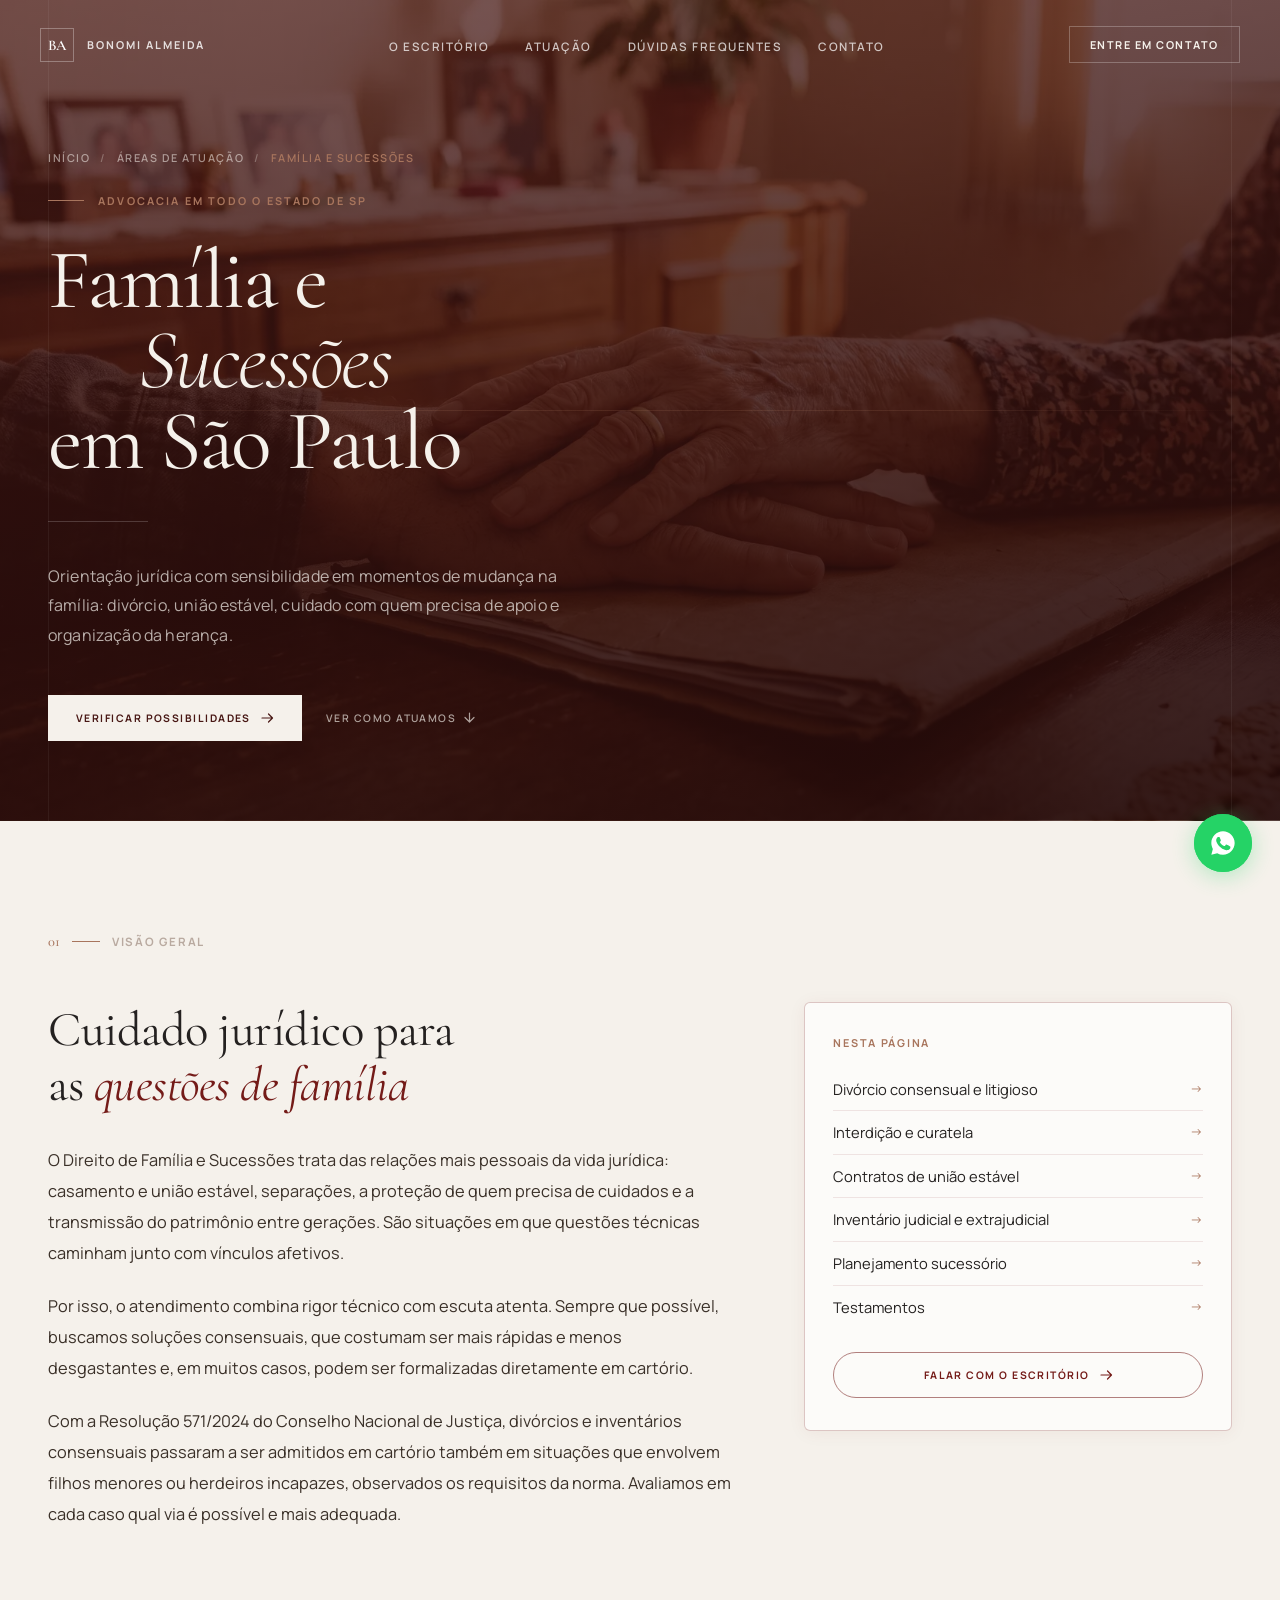
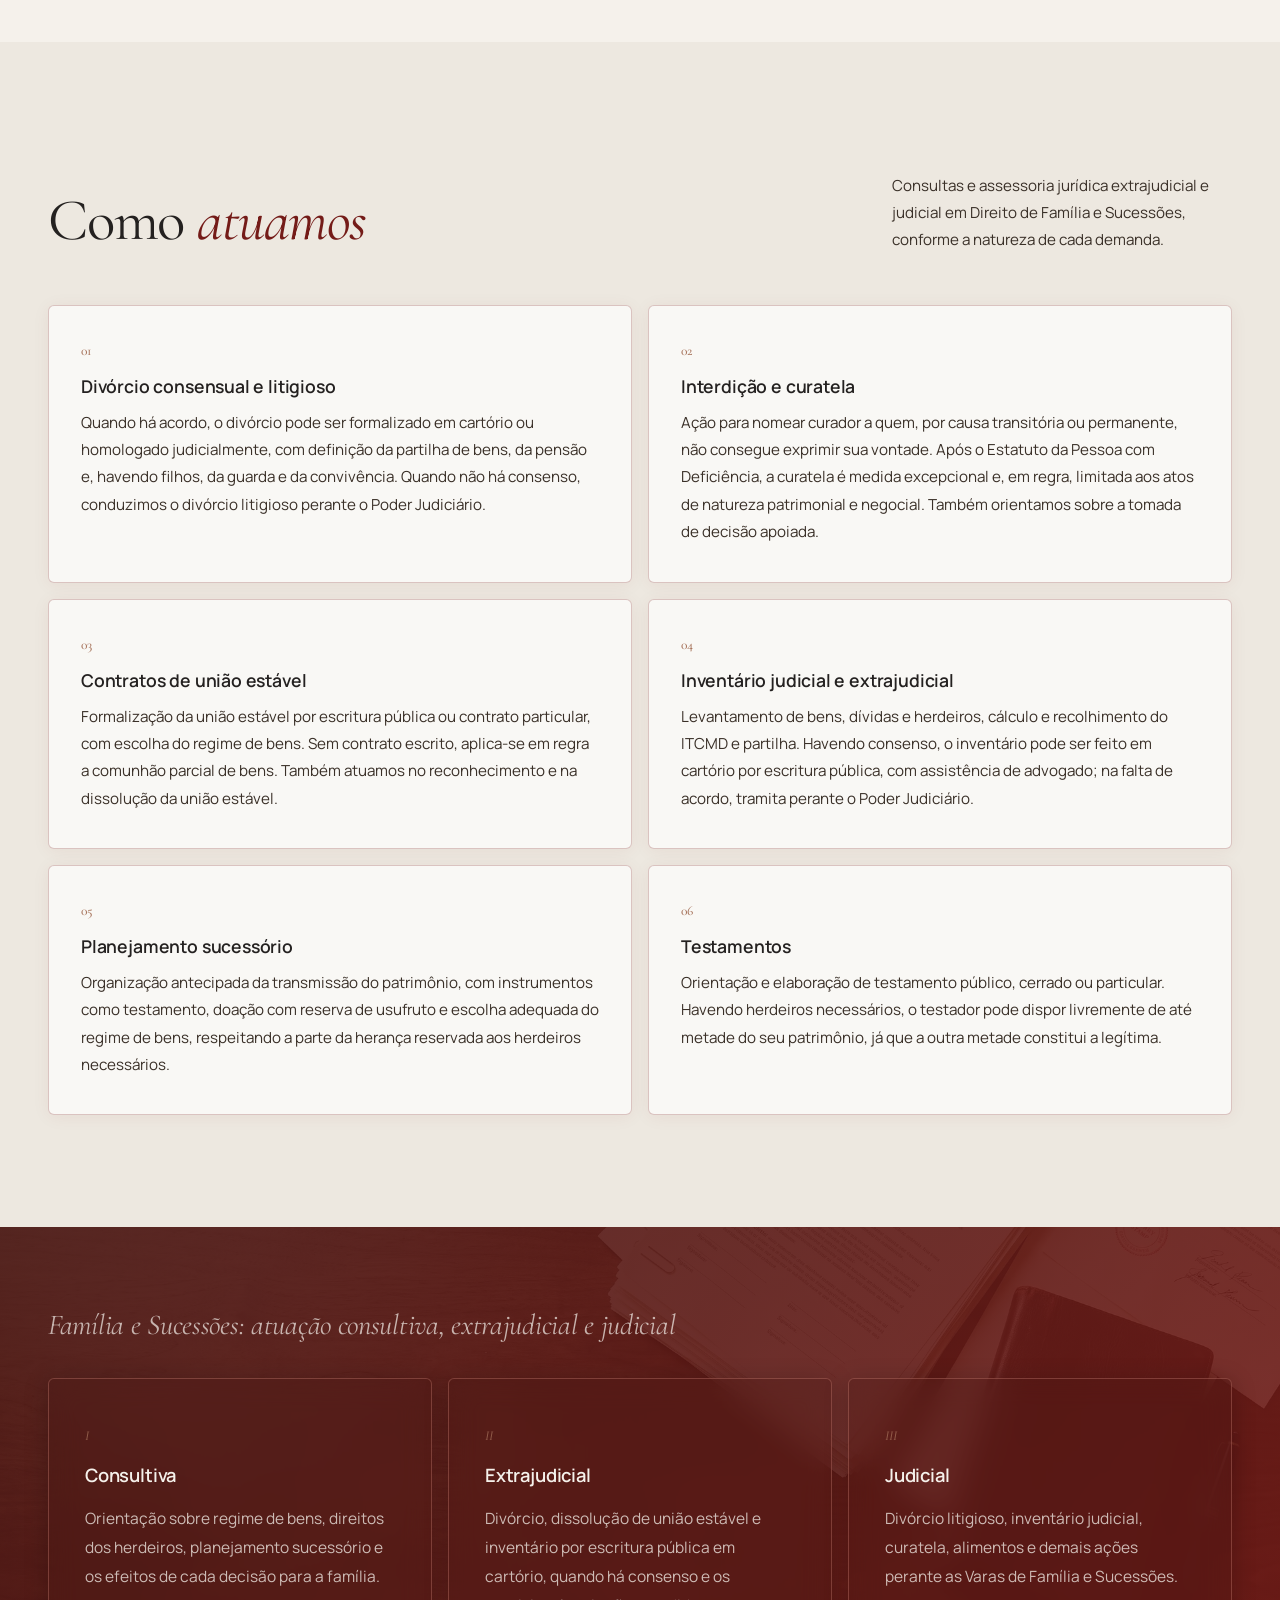
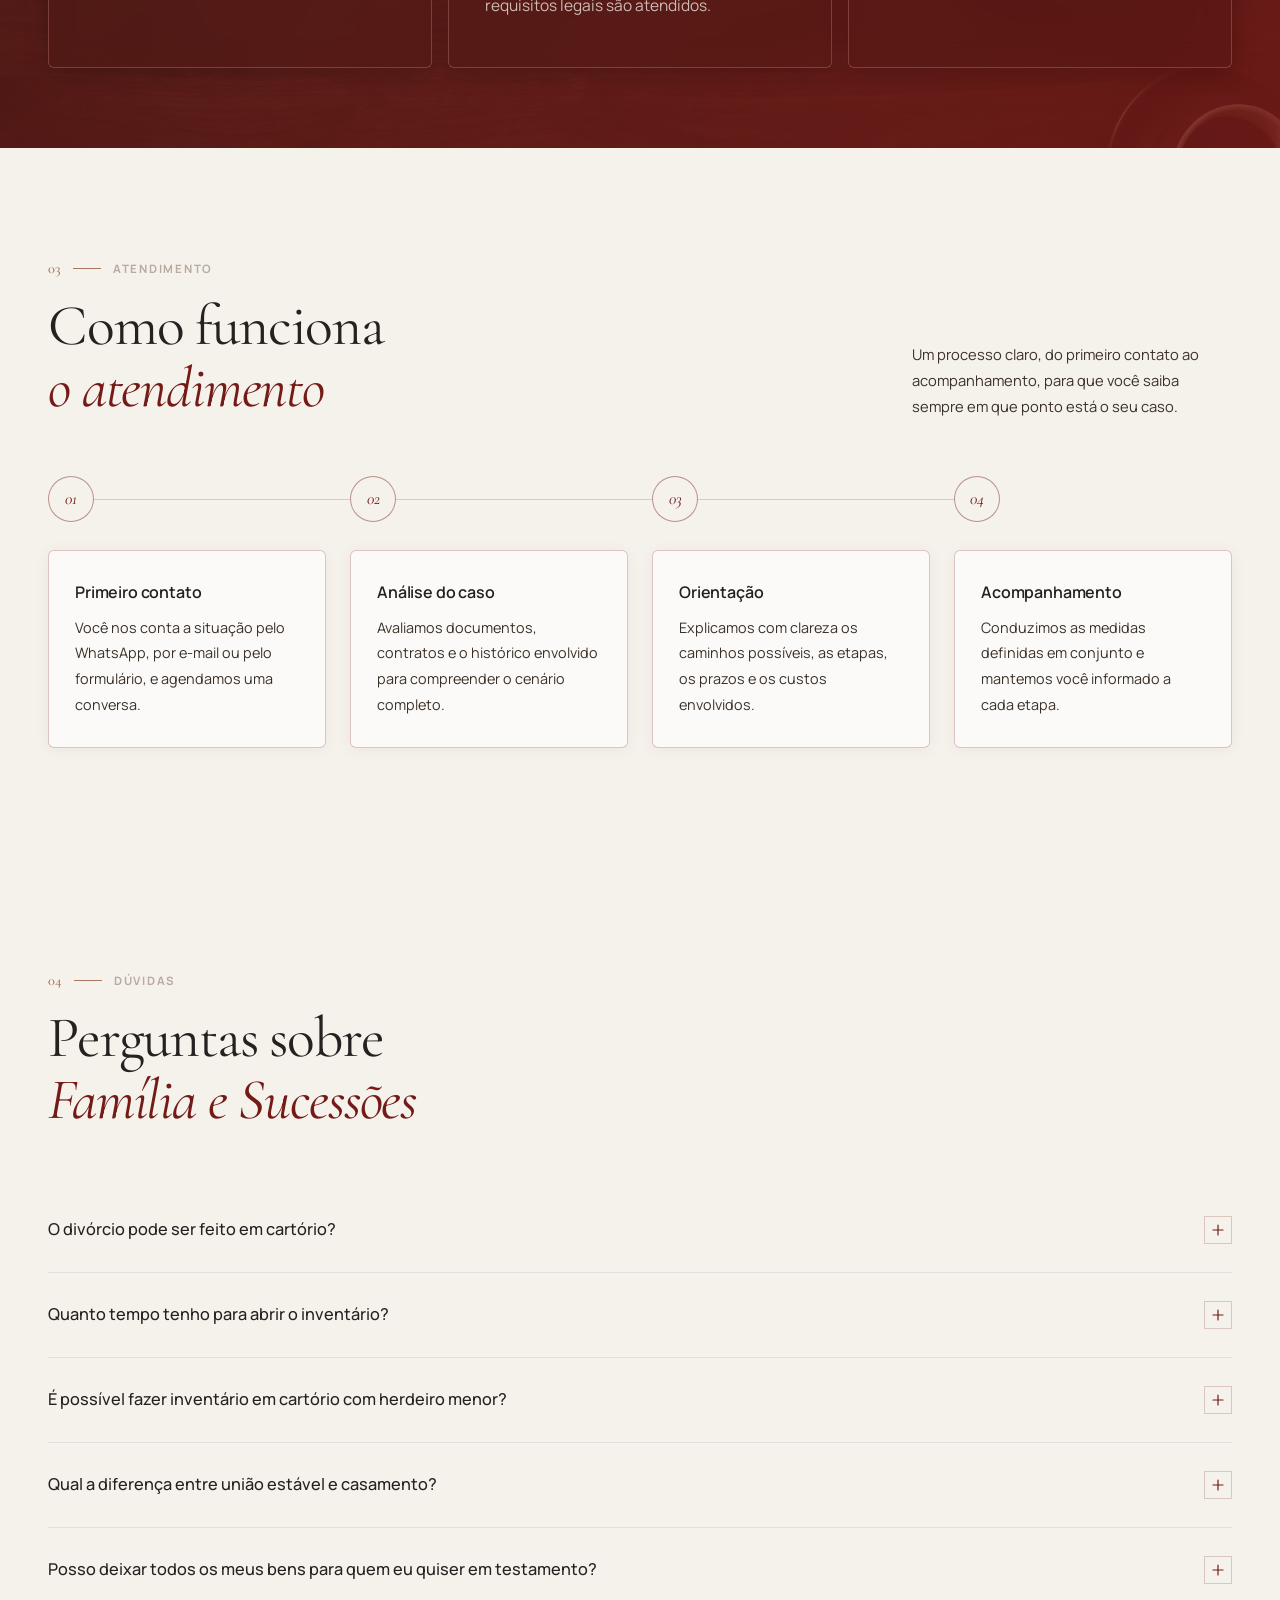
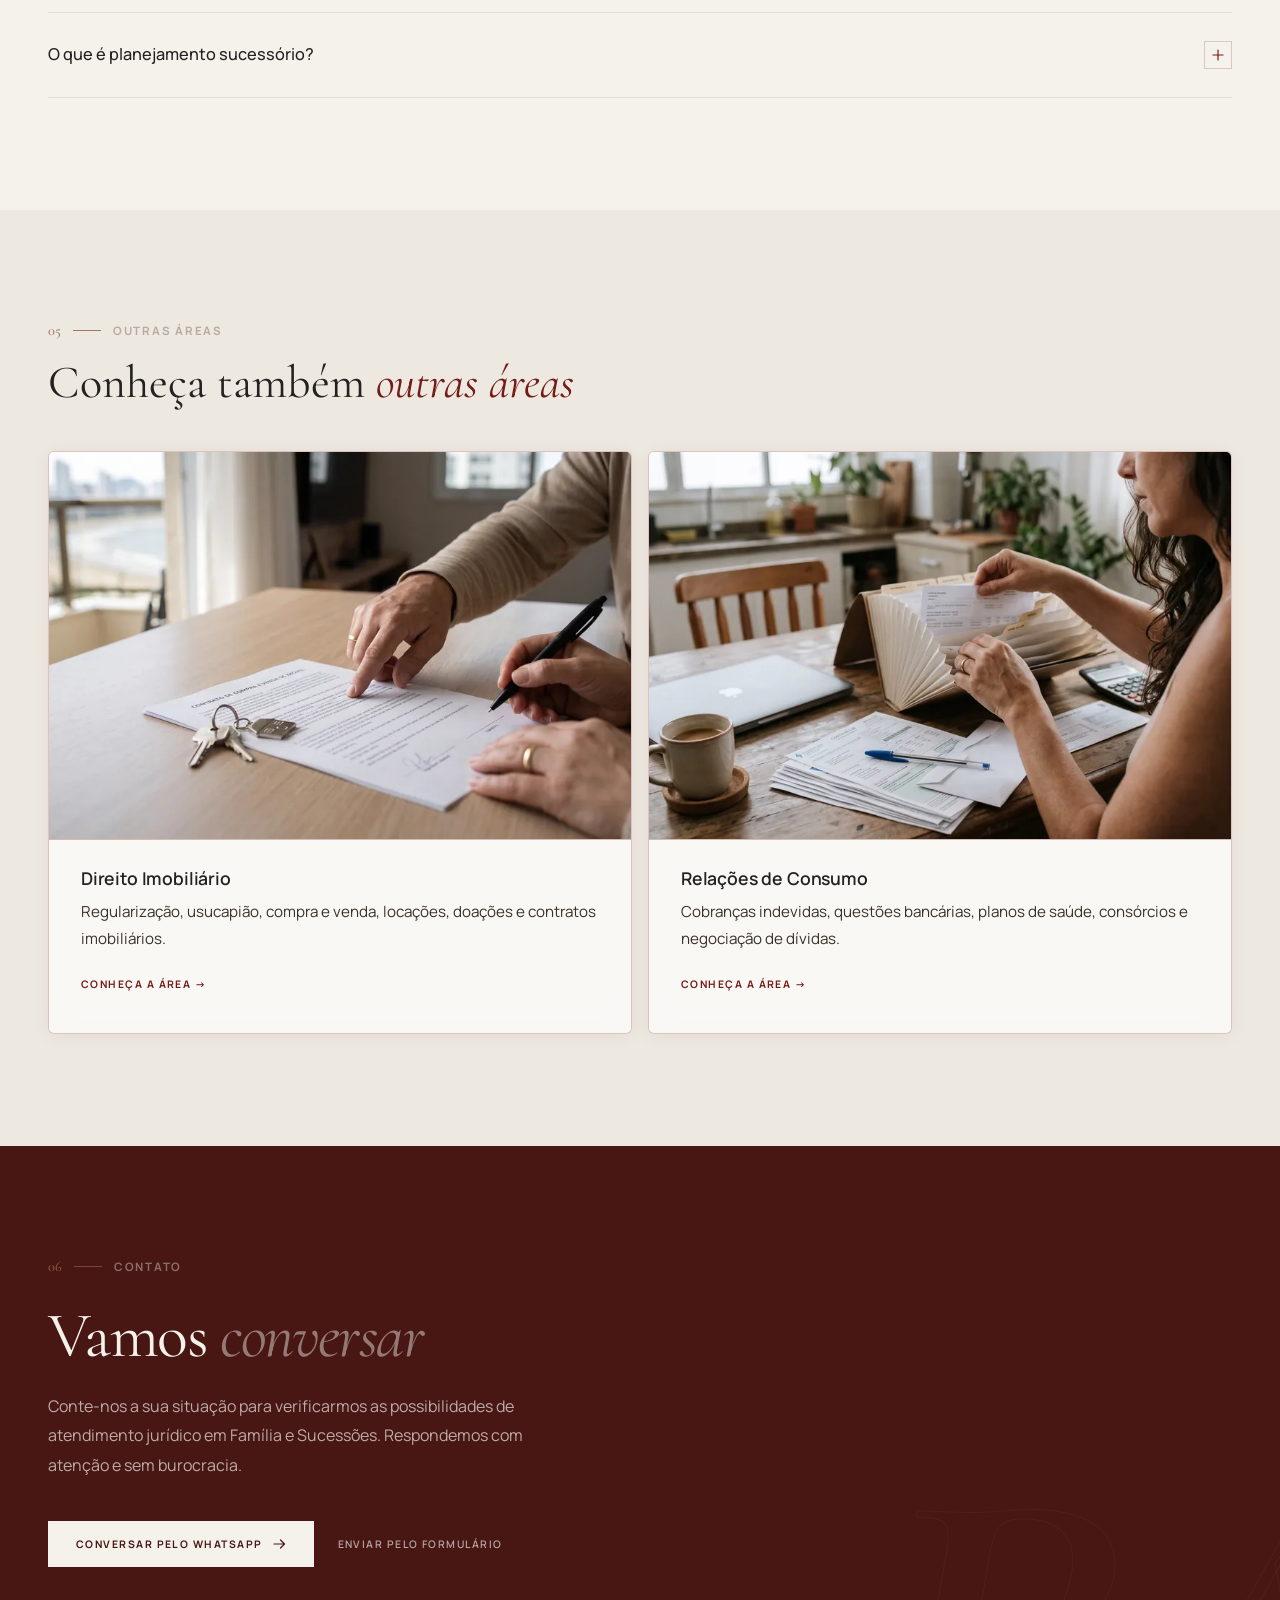
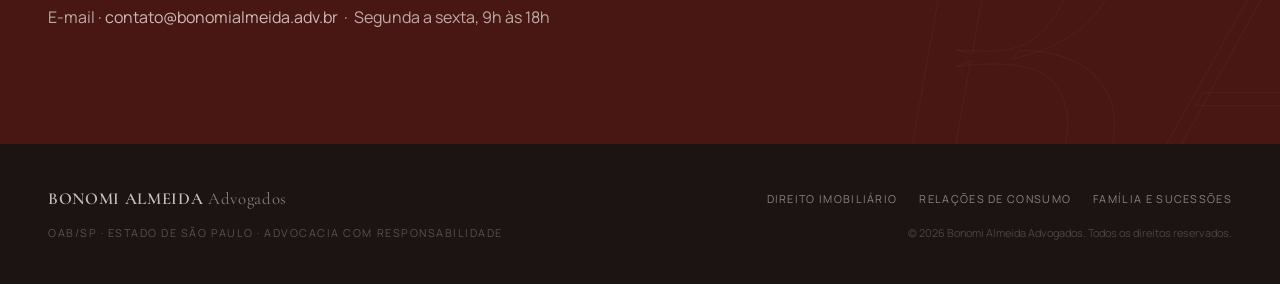
<file: familia-e-sucessoes/index.html>
<!DOCTYPE html>
<html lang="pt-BR">
<head>
<meta charset="UTF-8">
<meta name="viewport" content="width=device-width, initial-scale=1.0, viewport-fit=cover">
<title>Advogado de Família e Sucessões em SP | Bonomi Almeida</title>
<meta name="description" content="Orientação jurídica em Família e Sucessões em todo o Estado de São Paulo: divórcio, união estável, inventário, testamento, curatela e planejamento sucessório.">
<meta name="robots" content="index, follow">
<link rel="canonical" href="https://bonomi-almeida.vercel.app/familia-e-sucessoes/">
<!-- Open Graph -->
<meta property="og:type" content="website">
<meta property="og:locale" content="pt_BR">
<meta property="og:site_name" content="Bonomi Almeida Advogados">
<meta property="og:title" content="Advogado de Família e Sucessões em SP | Bonomi Almeida">
<meta property="og:description" content="Orientação jurídica em Família e Sucessões em todo o Estado de São Paulo: divórcio, união estável, inventário, testamento, curatela e planejamento sucessório.">
<meta property="og:url" content="https://bonomi-almeida.vercel.app/familia-e-sucessoes/">
<meta property="og:image" content="https://bonomi-almeida.vercel.app/assets/og-familia-e-sucessoes.jpg">
<meta property="og:image:width" content="1200">
<meta property="og:image:height" content="630">
<meta property="og:image:alt" content="Família e Sucessões em São Paulo | Bonomi Almeida Advogados">
<!-- Twitter Card -->
<meta name="twitter:card" content="summary_large_image">
<meta name="twitter:title" content="Advogado de Família e Sucessões em SP | Bonomi Almeida">
<meta name="twitter:description" content="Orientação jurídica em Família e Sucessões em todo o Estado de São Paulo: divórcio, união estável, inventário, testamento, curatela e planejamento sucessório.">
<meta name="twitter:image" content="https://bonomi-almeida.vercel.app/assets/og-familia-e-sucessoes.jpg">
<!-- Favicons -->
<link rel="icon" type="image/svg+xml" href="../favicon.svg">
<link rel="apple-touch-icon" href="../favicon.svg">
<meta name="theme-color" content="#741B18">

<link rel="preload" as="image" href="../assets/area-familia-hero.webp" type="image/webp">
<link rel="preconnect" href="https://fonts.googleapis.com">
<link rel="preconnect" href="https://fonts.gstatic.com" crossorigin>
<link rel="stylesheet" href="https://fonts.googleapis.com/css2?family=Cormorant+Garamond:ital,wght@0,300;0,400;0,500;0,600;1,300;1,400;1,500;1,600&family=Manrope:wght@300;400;500;600;700&display=swap">
<link rel="stylesheet" href="../assets/site.css">
<link rel="stylesheet" href="../assets/area.css">

<!-- Mobile nav overlay -->
<div id="mobile-nav" hidden role="dialog" aria-label="Menu de navegação"
  style="position:fixed;inset:0;z-index:90;background:var(--wine);display:flex;flex-direction:column;justify-content:center;padding:48px max(32px,env(safe-area-inset-left,0px));gap:32px;">
  <a href="../#sobre" class="mn-link">O Escritório</a>
  <a href="../#atuacao" class="mn-link">Atuação</a>
  <a href="#faq" class="mn-link">Dúvidas Frequentes</a>
  <a href="#contato" class="mn-link">Contato</a>
  <a href="https://wa.me/5511997052106?text=Ol%C3%A1%21%20Gostaria%20de%20orienta%C3%A7%C3%A3o%20jur%C3%ADdica%20sobre%20Fam%C3%ADlia%20e%20Sucess%C3%B5es." class="btn-fill" style="margin-top:16px;align-self:flex-start" target="_blank" rel="noopener noreferrer">Entre em Contato</a>
</div>
</head>
<body>

<!-- NAV -->
<nav class="nav" id="nav" role="navigation" aria-label="Navegação principal">
  <a href="../" class="nav-logo" aria-label="Bonomi Almeida Advogados — Página inicial">
    <div class="nav-monogram" aria-hidden="true">BA</div>
    <span class="nav-name">Bonomi Almeida</span>
  </a>
  <ul class="nav-links" role="list">
    <li><a href="../#sobre">O Escritório</a></li>
    <li><a href="../#atuacao">Atuação</a></li>
    <li><a href="#faq">Dúvidas Frequentes</a></li>
    <li><a href="#contato">Contato</a></li>
  </ul>
  <a href="#contato" class="nav-contact">Entre em Contato</a>
  <button class="nav-burger" id="burger" aria-label="Abrir menu" aria-expanded="false">
    <span></span><span></span><span></span>
  </button>
</nav>

<main>
<!-- HERO -->
<section class="hero hero--area" id="inicio" aria-labelledby="hero-h1"
  style="background-image: linear-gradient(170deg, rgba(72,23,20,.72) 0%, rgba(36,10,9,.93) 100%), url('../assets/area-familia-hero.webp');">
  <div class="hero-accent-line" aria-hidden="true"></div>
  <div class="hero-content">
    <nav aria-label="Você está em">
      <ol class="crumbs">
        <li><a href="../">Início</a></li>
        <li><a href="../#atuacao">Áreas de Atuação</a></li>
        <li><span aria-current="page">Família e Sucessões</span></li>
      </ol>
    </nav>
    <div class="hero-eyebrow">
      <div class="eyebrow-bar" aria-hidden="true"></div>
      <span class="eyebrow-text">Advocacia em todo o Estado de SP</span>
    </div>
    <h1 class="hero-headline" id="hero-h1">Família e <em>Sucessões</em> em São Paulo</h1>
    <div class="hero-rule" aria-hidden="true"></div>
    <p class="hero-body">Orientação jurídica com sensibilidade em momentos de mudança na família: divórcio, união estável, cuidado com quem precisa de apoio e organização da herança.</p>
    <div class="hero-cta">
      <a href="https://wa.me/5511997052106?text=Ol%C3%A1%21%20Gostaria%20de%20orienta%C3%A7%C3%A3o%20jur%C3%ADdica%20sobre%20Fam%C3%ADlia%20e%20Sucess%C3%B5es." class="btn-fill" target="_blank" rel="noopener noreferrer">Verificar Possibilidades <svg width="13" height="10" viewBox="0 0 13 10" fill="none" aria-hidden="true"><path d="M7.5 1L11.5 5M11.5 5L7.5 9M11.5 5H1" stroke="currentColor" stroke-width="1.2" stroke-linecap="round" stroke-linejoin="round"/></svg></a>
      <a href="#servicos" class="btn-ghost-hero">Ver como atuamos
        <svg width="11" height="11" viewBox="0 0 11 11" fill="none" aria-hidden="true"><path d="M5.5 1v9M5.5 10L1 5.5M5.5 10L10 5.5" stroke="currentColor" stroke-width="1.2" stroke-linecap="round" stroke-linejoin="round"/></svg>
      </a>
    </div>
  </div>
</section>

<!-- VISÃO GERAL -->
<section class="band overview" id="visao-geral" aria-labelledby="h2-visao">
  <div class="inner">
    <div class="sec-label r">
      <span class="sec-num">01</span>
      <span class="sec-rule"></span>
      <span class="sec-tag">Visão Geral</span>
    </div>
    <div class="overview-grid">
      <div>
        <h2 class="overview-title r" id="h2-visao">Cuidado jurídico para as <em>questões de família</em></h2>
        <div class="overview-copy r d1">
          <p>O Direito de Família e Sucessões trata das relações mais pessoais da vida jurídica: casamento e união estável, separações, a proteção de quem precisa de cuidados e a transmissão do patrimônio entre gerações. São situações em que questões técnicas caminham junto com vínculos afetivos.</p>
          <p>Por isso, o atendimento combina rigor técnico com escuta atenta. Sempre que possível, buscamos soluções consensuais, que costumam ser mais rápidas e menos desgastantes e, em muitos casos, podem ser formalizadas diretamente em cartório.</p>
          <p>Com a Resolução 571/2024 do Conselho Nacional de Justiça, divórcios e inventários consensuais passaram a ser admitidos em cartório também em situações que envolvem filhos menores ou herdeiros incapazes, observados os requisitos da norma. Avaliamos em cada caso qual via é possível e mais adequada.</p>
        </div>
      </div>
      <aside class="toc r d1" aria-label="Serviços nesta página">
        <p class="toc-title">Nesta página</p>
        <ol>
          <li><a href="#divorcio">Divórcio consensual e litigioso</a></li>
          <li><a href="#interdicao-e-curatela">Interdição e curatela</a></li>
          <li><a href="#uniao-estavel">Contratos de união estável</a></li>
          <li><a href="#inventario">Inventário judicial e extrajudicial</a></li>
          <li><a href="#planejamento-sucessorio">Planejamento sucessório</a></li>
          <li><a href="#testamentos">Testamentos</a></li>
        </ol>
        <a href="https://wa.me/5511997052106?text=Ol%C3%A1%21%20Gostaria%20de%20orienta%C3%A7%C3%A3o%20jur%C3%ADdica%20sobre%20Fam%C3%ADlia%20e%20Sucess%C3%B5es." class="btn-outline" target="_blank" rel="noopener noreferrer">Falar com o escritório <svg width="13" height="10" viewBox="0 0 13 10" fill="none" aria-hidden="true"><path d="M7.5 1L11.5 5M11.5 5L7.5 9M11.5 5H1" stroke="currentColor" stroke-width="1.2" stroke-linecap="round" stroke-linejoin="round"/></svg></a>
      </aside>
    </div>
  </div>
</section>

<!-- SERVIÇOS -->
<section class="band services" id="servicos" aria-labelledby="h2-servicos">
  <div class="inner">
    <div class="services-hd">
      <div>
        <div class="sec-label r">
          <span class="sec-num">02</span>
          <span class="sec-rule"></span>
          <span class="sec-tag">Família e Sucessões</span>
        </div>
        <h2 class="services-title r" id="h2-servicos">Como <em>atuamos</em></h2>
      </div>
      <p class="services-intro r d1">Consultas e assessoria jurídica extrajudicial e judicial em Direito de Família e Sucessões, conforme a natureza de cada demanda.</p>
    </div>
    <div class="services-grid">
      <article class="svc r" id="divorcio">
        <span class="pa-num" aria-hidden="true">01</span>
        <h3>Divórcio consensual e litigioso</h3>
        <p>Quando há acordo, o divórcio pode ser formalizado em cartório ou homologado judicialmente, com definição da partilha de bens, da pensão e, havendo filhos, da guarda e da convivência. Quando não há consenso, conduzimos o divórcio litigioso perante o Poder Judiciário.</p>
      </article>
      <article class="svc r d1" id="interdicao-e-curatela">
        <span class="pa-num" aria-hidden="true">02</span>
        <h3>Interdição e curatela</h3>
        <p>Ação para nomear curador a quem, por causa transitória ou permanente, não consegue exprimir sua vontade. Após o Estatuto da Pessoa com Deficiência, a curatela é medida excepcional e, em regra, limitada aos atos de natureza patrimonial e negocial. Também orientamos sobre a tomada de decisão apoiada.</p>
      </article>
      <article class="svc r" id="uniao-estavel">
        <span class="pa-num" aria-hidden="true">03</span>
        <h3>Contratos de união estável</h3>
        <p>Formalização da união estável por escritura pública ou contrato particular, com escolha do regime de bens. Sem contrato escrito, aplica-se em regra a comunhão parcial de bens. Também atuamos no reconhecimento e na dissolução da união estável.</p>
      </article>
      <article class="svc r d1" id="inventario">
        <span class="pa-num" aria-hidden="true">04</span>
        <h3>Inventário judicial e extrajudicial</h3>
        <p>Levantamento de bens, dívidas e herdeiros, cálculo e recolhimento do ITCMD e partilha. Havendo consenso, o inventário pode ser feito em cartório por escritura pública, com assistência de advogado; na falta de acordo, tramita perante o Poder Judiciário.</p>
      </article>
      <article class="svc r" id="planejamento-sucessorio">
        <span class="pa-num" aria-hidden="true">05</span>
        <h3>Planejamento sucessório</h3>
        <p>Organização antecipada da transmissão do patrimônio, com instrumentos como testamento, doação com reserva de usufruto e escolha adequada do regime de bens, respeitando a parte da herança reservada aos herdeiros necessários.</p>
      </article>
      <article class="svc r d1" id="testamentos">
        <span class="pa-num" aria-hidden="true">06</span>
        <h3>Testamentos</h3>
        <p>Orientação e elaboração de testamento público, cerrado ou particular. Havendo herdeiros necessários, o testador pode dispor livremente de até metade do seu patrimônio, já que a outra metade constitui a legítima.</p>
      </article>
    </div>
  </div>
</section>

<!-- MODALIDADES -->
<section class="band--sm band modalities" aria-labelledby="h2-modalidades">
  <div class="inner">
    <h2 class="r" id="h2-modalidades"
      style="font-family:var(--display);font-size:clamp(1.4rem,2.5vw,1.8rem);font-weight:400;color:rgba(245,241,235,.7);letter-spacing:-.01em;margin-bottom:36px;font-style:italic">
      Família e Sucessões: atuação consultiva, extrajudicial e judicial
    </h2>
    <div class="mod-grid">
      <div class="mod-item r">
        <span class="mod-num" aria-hidden="true">I</span>
        <h3 class="mod-name">Consultiva</h3>
        <p class="mod-desc">Orientação sobre regime de bens, direitos dos herdeiros, planejamento sucessório e os efeitos de cada decisão para a família.</p>
      </div>
      <div class="mod-item r d1">
        <span class="mod-num" aria-hidden="true">II</span>
        <h3 class="mod-name">Extrajudicial</h3>
        <p class="mod-desc">Divórcio, dissolução de união estável e inventário por escritura pública em cartório, quando há consenso e os requisitos legais são atendidos.</p>
      </div>
      <div class="mod-item r d2">
        <span class="mod-num" aria-hidden="true">III</span>
        <h3 class="mod-name">Judicial</h3>
        <p class="mod-desc">Divórcio litigioso, inventário judicial, curatela, alimentos e demais ações perante as Varas de Família e Sucessões.</p>
      </div>
    </div>
  </div>
</section>

<!-- ETAPAS -->
<section class="band steps" aria-labelledby="h2-etapas">
  <div class="inner">
    <div class="commit-hd">
      <div>
        <div class="sec-label r" style="margin-bottom:18px">
          <span class="sec-num">03</span>
          <span class="sec-rule"></span>
          <span class="sec-tag">Atendimento</span>
        </div>
        <h2 class="commit-title r" id="h2-etapas">Como funciona<br><em>o atendimento</em></h2>
      </div>
      <p class="commit-lead r d1">Um processo claro, do primeiro contato ao acompanhamento, para que você saiba sempre em que ponto está o seu caso.</p>
    </div>
    <ol class="timeline r" aria-label="Etapas do atendimento">
      <span class="tl-track" aria-hidden="true"><span class="tl-fill"></span></span>
      <li class="tl-step" tabindex="0">
        <span class="tl-dot" aria-hidden="true">01</span>
        <div class="tl-card">
          <h3 class="commit-head">Primeiro contato</h3>
          <p class="commit-text">Você nos conta a situação pelo WhatsApp, por e-mail ou pelo formulário, e agendamos uma conversa.</p>
        </div>
      </li>
      <li class="tl-step" tabindex="0">
        <span class="tl-dot" aria-hidden="true">02</span>
        <div class="tl-card">
          <h3 class="commit-head">Análise do caso</h3>
          <p class="commit-text">Avaliamos documentos, contratos e o histórico envolvido para compreender o cenário completo.</p>
        </div>
      </li>
      <li class="tl-step" tabindex="0">
        <span class="tl-dot" aria-hidden="true">03</span>
        <div class="tl-card">
          <h3 class="commit-head">Orientação</h3>
          <p class="commit-text">Explicamos com clareza os caminhos possíveis, as etapas, os prazos e os custos envolvidos.</p>
        </div>
      </li>
      <li class="tl-step" tabindex="0">
        <span class="tl-dot" aria-hidden="true">04</span>
        <div class="tl-card">
          <h3 class="commit-head">Acompanhamento</h3>
          <p class="commit-text">Conduzimos as medidas definidas em conjunto e mantemos você informado a cada etapa.</p>
        </div>
      </li>
    </ol>
  </div>
</section>

<!-- FAQ -->
<section class="band faq" id="faq" aria-labelledby="h2-faq">
  <div class="inner">
    <div class="faq-hd">
      <div class="sec-label r">
        <span class="sec-num">04</span>
        <span class="sec-rule"></span>
        <span class="sec-tag">Dúvidas</span>
      </div>
      <h2 class="faq-title r" id="h2-faq">Perguntas sobre<br><em>Família e Sucessões</em></h2>
    </div>

    <dl class="faq-list r">

      <div class="faq-item">
        <button class="faq-q" aria-expanded="false" aria-controls="faq1">
          <dt class="faq-q-text">O divórcio pode ser feito em cartório?</dt>
          <div class="faq-icon" aria-hidden="true">
            <svg width="12" height="12" viewBox="0 0 12 12" fill="none"><path d="M6 1v10M1 6h10" stroke="currentColor" stroke-width="1.2" stroke-linecap="round"/></svg>
          </div>
        </button>
        <dd class="faq-a" id="faq1">
          <p class="faq-a-inner">Sim, quando o casal está de acordo. Com a Resolução CNJ 571/2024, o divórcio consensual em cartório passou a ser possível também quando há filhos menores ou incapazes, desde que as questões de guarda, convivência e alimentos já tenham sido resolvidas judicialmente. A assistência de advogado é obrigatória.</p>
        </dd>
      </div>

      <div class="faq-item">
        <button class="faq-q" aria-expanded="false" aria-controls="faq2">
          <dt class="faq-q-text">Quanto tempo tenho para abrir o inventário?</dt>
          <div class="faq-icon" aria-hidden="true">
            <svg width="12" height="12" viewBox="0 0 12 12" fill="none"><path d="M6 1v10M1 6h10" stroke="currentColor" stroke-width="1.2" stroke-linecap="round"/></svg>
          </div>
        </button>
        <dd class="faq-a" id="faq2">
          <p class="faq-a-inner">O Código de Processo Civil prevê que o inventário seja instaurado em até dois meses do falecimento. No Estado de São Paulo, a abertura fora do prazo legal pode gerar multa sobre o ITCMD, o imposto sobre a herança. Por isso, é recomendável buscar orientação logo nos primeiros meses.</p>
        </dd>
      </div>

      <div class="faq-item">
        <button class="faq-q" aria-expanded="false" aria-controls="faq3">
          <dt class="faq-q-text">É possível fazer inventário em cartório com herdeiro menor?</dt>
          <div class="faq-icon" aria-hidden="true">
            <svg width="12" height="12" viewBox="0 0 12 12" fill="none"><path d="M6 1v10M1 6h10" stroke="currentColor" stroke-width="1.2" stroke-linecap="round"/></svg>
          </div>
        </button>
        <dd class="faq-a" id="faq3">
          <p class="faq-a-inner">Desde a Resolução CNJ 571/2024, sim, desde que haja consenso entre os interessados e sejam observadas as exigências da norma, como o pagamento da parte do menor ou incapaz em fração ideal de cada bem e a manifestação favorável do Ministério Público. Quando há conflito entre os herdeiros, o inventário deve ser judicial.</p>
        </dd>
      </div>

      <div class="faq-item">
        <button class="faq-q" aria-expanded="false" aria-controls="faq4">
          <dt class="faq-q-text">Qual a diferença entre união estável e casamento?</dt>
          <div class="faq-icon" aria-hidden="true">
            <svg width="12" height="12" viewBox="0 0 12 12" fill="none"><path d="M6 1v10M1 6h10" stroke="currentColor" stroke-width="1.2" stroke-linecap="round"/></svg>
          </div>
        </button>
        <dd class="faq-a" id="faq4">
          <p class="faq-a-inner">Ambos constituem família e geram direitos e deveres entre os companheiros. A união estável se caracteriza pela convivência pública, contínua e duradoura com o objetivo de constituir família e pode ser formalizada por escritura ou contrato. Sem contrato escrito, aplica-se em regra a comunhão parcial de bens. As diferenças práticas aparecem sobretudo na forma de comprovar e registrar a relação.</p>
        </dd>
      </div>

      <div class="faq-item">
        <button class="faq-q" aria-expanded="false" aria-controls="faq5">
          <dt class="faq-q-text">Posso deixar todos os meus bens para quem eu quiser em testamento?</dt>
          <div class="faq-icon" aria-hidden="true">
            <svg width="12" height="12" viewBox="0 0 12 12" fill="none"><path d="M6 1v10M1 6h10" stroke="currentColor" stroke-width="1.2" stroke-linecap="round"/></svg>
          </div>
        </button>
        <dd class="faq-a" id="faq5">
          <p class="faq-a-inner">Depende. Se houver herdeiros necessários, como filhos, netos, pais, avós ou cônjuge, metade do patrimônio é reservada a eles por lei, a chamada legítima. A outra metade pode ser destinada livremente por testamento. Não havendo herdeiros necessários, é possível dispor da totalidade dos bens.</p>
        </dd>
      </div>

      <div class="faq-item">
        <button class="faq-q" aria-expanded="false" aria-controls="faq6">
          <dt class="faq-q-text">O que é planejamento sucessório?</dt>
          <div class="faq-icon" aria-hidden="true">
            <svg width="12" height="12" viewBox="0 0 12 12" fill="none"><path d="M6 1v10M1 6h10" stroke="currentColor" stroke-width="1.2" stroke-linecap="round"/></svg>
          </div>
        </button>
        <dd class="faq-a" id="faq6">
          <p class="faq-a-inner">É a organização, ainda em vida, de como o patrimônio será transmitido. Pode envolver testamento, doações com reserva de usufruto e outras medidas que tornam a sucessão mais previsível, reduzem conflitos entre herdeiros e evitam custos e demoras desnecessárias, sempre dentro dos limites da lei.</p>
        </dd>
      </div>

    </dl>
  </div>
</section>

<!-- OUTRAS ÁREAS -->
<section class="band related" aria-labelledby="h2-outras">
  <div class="inner">
    <div class="sec-label r">
      <span class="sec-num">05</span>
      <span class="sec-rule"></span>
      <span class="sec-tag">Outras Áreas</span>
    </div>
    <h2 class="related-title r" id="h2-outras">Conheça também <em>outras áreas</em></h2>
    <div class="related-grid">
      <a class="pa-item r" href="../direito-imobiliario/">
        <figure class="pa-media"><img src="../assets/area-imobiliario.webp" alt="Casal revisando contrato de compra de imóvel com as chaves sobre a mesa" width="960" height="536" loading="lazy" decoding="async"></figure>
        <h3 class="pa-name">Direito Imobiliário</h3>
        <p>Regularização, usucapião, compra e venda, locações, doações e contratos imobiliários.</p>
        <span class="related-more">Conheça a área →</span>
      </a>
      <a class="pa-item r d1" href="../relacoes-de-consumo/">
        <figure class="pa-media"><img src="../assets/area-consumo.webp" alt="Mulher organizando contas e extratos bancários na mesa da cozinha" width="960" height="536" loading="lazy" decoding="async"></figure>
        <h3 class="pa-name">Relações de Consumo</h3>
        <p>Cobranças indevidas, questões bancárias, planos de saúde, consórcios e negociação de dívidas.</p>
        <span class="related-more">Conheça a área →</span>
      </a>
    </div>
  </div>
</section>

<!-- CONTATO -->
<section class="band cta-band" id="contato" aria-labelledby="h2-contato">
  <div class="inner">
    <div class="cta-inner">
      <div class="sec-label r">
        <span class="sec-num" style="color:rgba(168,117,93,.7)">06</span>
        <span class="sec-rule" style="background:rgba(168,117,93,.5)"></span>
        <span class="sec-tag" style="color:rgba(245,241,235,.4)">Contato</span>
      </div>
      <h2 class="r" id="h2-contato">Vamos <em>conversar</em></h2>
      <p class="r d1">Conte-nos a sua situação para verificarmos as possibilidades de atendimento jurídico em Família e Sucessões. Respondemos com atenção e sem burocracia.</p>
      <div class="cta-actions r d2">
        <a href="https://wa.me/5511997052106?text=Ol%C3%A1%21%20Gostaria%20de%20orienta%C3%A7%C3%A3o%20jur%C3%ADdica%20sobre%20Fam%C3%ADlia%20e%20Sucess%C3%B5es." class="btn-fill" target="_blank" rel="noopener noreferrer">Conversar pelo WhatsApp <svg width="13" height="10" viewBox="0 0 13 10" fill="none" aria-hidden="true"><path d="M7.5 1L11.5 5M11.5 5L7.5 9M11.5 5H1" stroke="currentColor" stroke-width="1.2" stroke-linecap="round" stroke-linejoin="round"/></svg></a>
        <a href="../#contato" class="btn-ghost-hero">Enviar pelo formulário</a>
      </div>
      <p class="cta-mail r d2">E-mail · <a href="mailto:contato@bonomialmeida.adv.br">contato@bonomialmeida.adv.br</a> &nbsp;·&nbsp; Segunda a sexta, 9h às 18h</p>
    </div>
  </div>
</section>
</main>

<!-- FOOTER -->
<footer role="contentinfo">
  <div class="footer-inner">
    <div class="footer-brand"><strong>BONOMI ALMEIDA</strong> Advogados</div>
    <nav class="footer-links" aria-label="Áreas de atuação">
      <a href="../direito-imobiliario/">Direito Imobiliário</a>
      <a href="../relacoes-de-consumo/">Relações de Consumo</a>
      <a href="../familia-e-sucessoes/">Família e Sucessões</a>
    </nav>
    <div class="footer-oab">OAB/SP · Estado de São Paulo · Advocacia com responsabilidade</div>
    <div class="footer-copy">© 2026 Bonomi Almeida Advogados. Todos os direitos reservados.</div>
  </div>
</footer>

<!-- WHATSAPP FLOAT -->
<a href="https://wa.me/5511997052106?text=Ol%C3%A1%21%20Gostaria%20de%20orienta%C3%A7%C3%A3o%20jur%C3%ADdica%20sobre%20Fam%C3%ADlia%20e%20Sucess%C3%B5es." class="wa-float" target="_blank" rel="noopener noreferrer"
   aria-label="Fale conosco pelo WhatsApp">
  <span class="wa-tip" aria-hidden="true">Fale pelo WhatsApp</span>
  <svg width="28" height="28" viewBox="0 0 48 48" fill="none" xmlns="http://www.w3.org/2000/svg" aria-hidden="true">
    <path d="M24 4C12.954 4 4 12.954 4 24c0 3.667.952 7.12 2.619 10.107L4 44l10.107-2.619A19.927 19.927 0 0024 44c11.046 0 20-8.954 20-20S35.046 4 24 4z" fill="white"/>
    <path d="M33.6 28.4c-.533-.267-3.147-1.547-3.627-1.72-.48-.187-.827-.267-1.173.267-.347.533-1.347 1.72-1.653 2.08-.293.347-.6.4-1.133.133-.533-.267-2.253-.827-4.293-2.64-1.587-1.413-2.653-3.16-2.96-3.693-.307-.547-.033-.84.227-1.107.24-.24.533-.613.8-.92.267-.307.347-.533.52-.88.187-.347.093-.653-.053-.92-.147-.267-1.32-3.187-1.813-4.36-.48-1.147-.96-.987-1.32-.987-.347-.013-.747-.013-1.147-.013-.4 0-1.053.147-1.6.72-.547.56-2.093 2.04-2.093 4.973 0 2.947 2.147 5.8 2.44 6.2.307.4 4.24 6.48 10.267 9.08 1.44.613 2.56.987 3.44 1.267 1.44.453 2.747.387 3.787.24 1.16-.173 3.56-1.453 4.067-2.853.507-1.413.507-2.627.36-2.88-.147-.267-.507-.4-1.04-.667z" fill="#25D366"/>
  </svg>
</a>

<!-- SCHEMA.ORG -->
<script type="application/ld+json">
{
  "@context": "https://schema.org",
  "@graph": [
    {
      "@type": "WebPage",
      "@id": "https://bonomi-almeida.vercel.app/familia-e-sucessoes/#webpage",
      "url": "https://bonomi-almeida.vercel.app/familia-e-sucessoes/",
      "name": "Advogado de Família e Sucessões em SP | Bonomi Almeida",
      "description": "Orientação jurídica em Família e Sucessões em todo o Estado de São Paulo: divórcio, união estável, inventário, testamento, curatela e planejamento sucessório.",
      "inLanguage": "pt-BR",
      "isPartOf": {
        "@id": "https://bonomi-almeida.vercel.app/#website"
      },
      "breadcrumb": {
        "@id": "https://bonomi-almeida.vercel.app/familia-e-sucessoes/#breadcrumb"
      },
      "primaryImageOfPage": "https://bonomi-almeida.vercel.app/assets/area-familia-hero.webp"
    },
    {
      "@type": "BreadcrumbList",
      "@id": "https://bonomi-almeida.vercel.app/familia-e-sucessoes/#breadcrumb",
      "itemListElement": [
        {
          "@type": "ListItem",
          "position": 1,
          "name": "Início",
          "item": "https://bonomi-almeida.vercel.app/"
        },
        {
          "@type": "ListItem",
          "position": 2,
          "name": "Áreas de Atuação",
          "item": "https://bonomi-almeida.vercel.app/#atuacao"
        },
        {
          "@type": "ListItem",
          "position": 3,
          "name": "Família e Sucessões",
          "item": "https://bonomi-almeida.vercel.app/familia-e-sucessoes/"
        }
      ]
    },
    {
      "@type": "Service",
      "@id": "https://bonomi-almeida.vercel.app/familia-e-sucessoes/#service",
      "name": "Família e Sucessões no Estado de São Paulo",
      "serviceType": "Família e Sucessões",
      "description": "Orientação jurídica em Família e Sucessões em todo o Estado de São Paulo: divórcio, união estável, inventário, testamento, curatela e planejamento sucessório.",
      "url": "https://bonomi-almeida.vercel.app/familia-e-sucessoes/",
      "provider": {
        "@type": [
          "Organization",
          "LegalService"
        ],
        "@id": "https://bonomi-almeida.vercel.app/#organization",
        "name": "Bonomi Almeida Advogados",
        "url": "https://bonomi-almeida.vercel.app/"
      },
      "areaServed": {
        "@type": "State",
        "name": "São Paulo",
        "containedInPlace": {
          "@type": "Country",
          "name": "Brasil"
        }
      },
      "hasOfferCatalog": {
        "@type": "OfferCatalog",
        "name": "Família e Sucessões",
        "itemListElement": [
          {
            "@type": "Offer",
            "itemOffered": {
              "@type": "Service",
              "name": "Divórcio consensual e litigioso",
              "url": "https://bonomi-almeida.vercel.app/familia-e-sucessoes/#divorcio"
            }
          },
          {
            "@type": "Offer",
            "itemOffered": {
              "@type": "Service",
              "name": "Interdição e curatela",
              "url": "https://bonomi-almeida.vercel.app/familia-e-sucessoes/#interdicao-e-curatela"
            }
          },
          {
            "@type": "Offer",
            "itemOffered": {
              "@type": "Service",
              "name": "Contratos de união estável",
              "url": "https://bonomi-almeida.vercel.app/familia-e-sucessoes/#uniao-estavel"
            }
          },
          {
            "@type": "Offer",
            "itemOffered": {
              "@type": "Service",
              "name": "Inventário judicial e extrajudicial",
              "url": "https://bonomi-almeida.vercel.app/familia-e-sucessoes/#inventario"
            }
          },
          {
            "@type": "Offer",
            "itemOffered": {
              "@type": "Service",
              "name": "Planejamento sucessório",
              "url": "https://bonomi-almeida.vercel.app/familia-e-sucessoes/#planejamento-sucessorio"
            }
          },
          {
            "@type": "Offer",
            "itemOffered": {
              "@type": "Service",
              "name": "Testamentos",
              "url": "https://bonomi-almeida.vercel.app/familia-e-sucessoes/#testamentos"
            }
          }
        ]
      }
    },
    {
      "@type": "FAQPage",
      "@id": "https://bonomi-almeida.vercel.app/familia-e-sucessoes/#faq",
      "mainEntity": [
        {
          "@type": "Question",
          "name": "O divórcio pode ser feito em cartório?",
          "acceptedAnswer": {
            "@type": "Answer",
            "text": "Sim, quando o casal está de acordo. Com a Resolução CNJ 571/2024, o divórcio consensual em cartório passou a ser possível também quando há filhos menores ou incapazes, desde que as questões de guarda, convivência e alimentos já tenham sido resolvidas judicialmente. A assistência de advogado é obrigatória."
          }
        },
        {
          "@type": "Question",
          "name": "Quanto tempo tenho para abrir o inventário?",
          "acceptedAnswer": {
            "@type": "Answer",
            "text": "O Código de Processo Civil prevê que o inventário seja instaurado em até dois meses do falecimento. No Estado de São Paulo, a abertura fora do prazo legal pode gerar multa sobre o ITCMD, o imposto sobre a herança. Por isso, é recomendável buscar orientação logo nos primeiros meses."
          }
        },
        {
          "@type": "Question",
          "name": "É possível fazer inventário em cartório com herdeiro menor?",
          "acceptedAnswer": {
            "@type": "Answer",
            "text": "Desde a Resolução CNJ 571/2024, sim, desde que haja consenso entre os interessados e sejam observadas as exigências da norma, como o pagamento da parte do menor ou incapaz em fração ideal de cada bem e a manifestação favorável do Ministério Público. Quando há conflito entre os herdeiros, o inventário deve ser judicial."
          }
        },
        {
          "@type": "Question",
          "name": "Qual a diferença entre união estável e casamento?",
          "acceptedAnswer": {
            "@type": "Answer",
            "text": "Ambos constituem família e geram direitos e deveres entre os companheiros. A união estável se caracteriza pela convivência pública, contínua e duradoura com o objetivo de constituir família e pode ser formalizada por escritura ou contrato. Sem contrato escrito, aplica-se em regra a comunhão parcial de bens. As diferenças práticas aparecem sobretudo na forma de comprovar e registrar a relação."
          }
        },
        {
          "@type": "Question",
          "name": "Posso deixar todos os meus bens para quem eu quiser em testamento?",
          "acceptedAnswer": {
            "@type": "Answer",
            "text": "Depende. Se houver herdeiros necessários, como filhos, netos, pais, avós ou cônjuge, metade do patrimônio é reservada a eles por lei, a chamada legítima. A outra metade pode ser destinada livremente por testamento. Não havendo herdeiros necessários, é possível dispor da totalidade dos bens."
          }
        },
        {
          "@type": "Question",
          "name": "O que é planejamento sucessório?",
          "acceptedAnswer": {
            "@type": "Answer",
            "text": "É a organização, ainda em vida, de como o patrimônio será transmitido. Pode envolver testamento, doações com reserva de usufruto e outras medidas que tornam a sucessão mais previsível, reduzem conflitos entre herdeiros e evitam custos e demoras desnecessárias, sempre dentro dos limites da lei."
          }
        }
      ]
    }
  ]
}
</script>

<!-- SCRIPTS -->
<script src="../assets/site.js" defer></script>
</body>
</html>
</file>
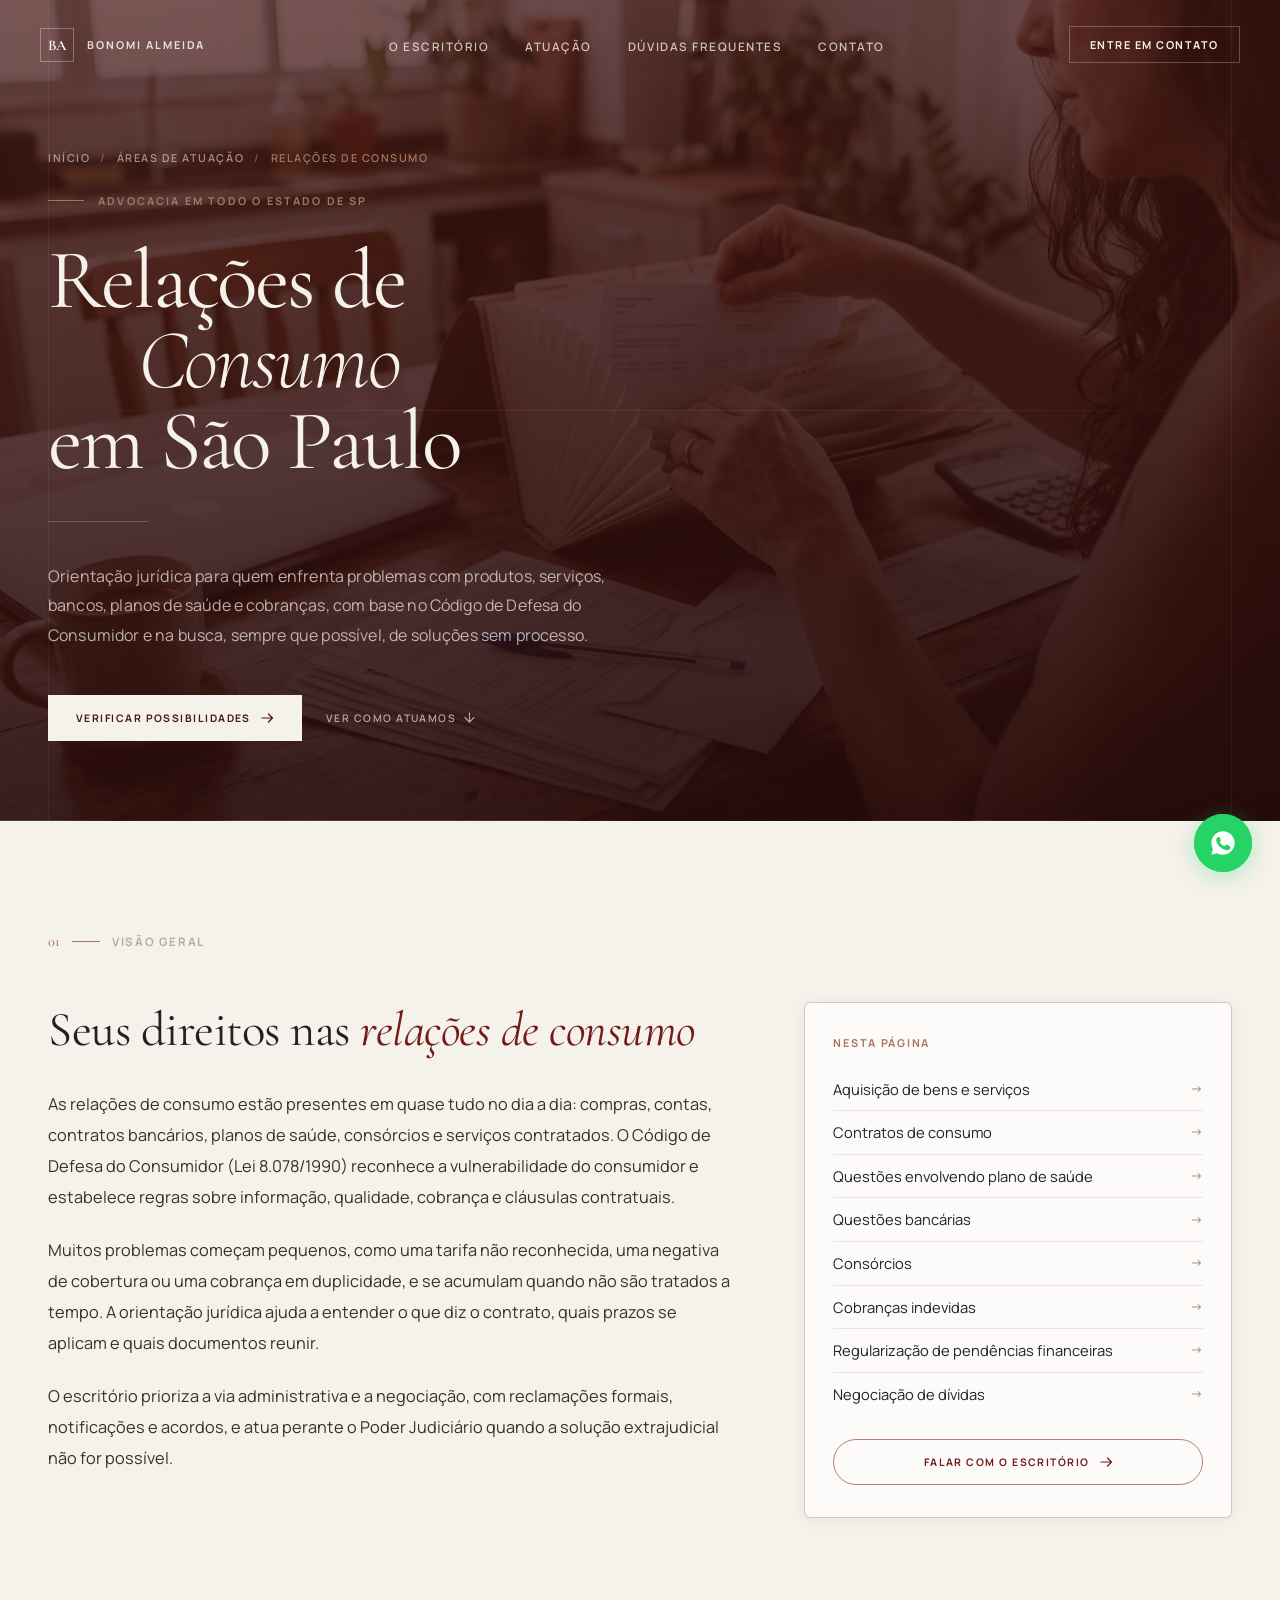
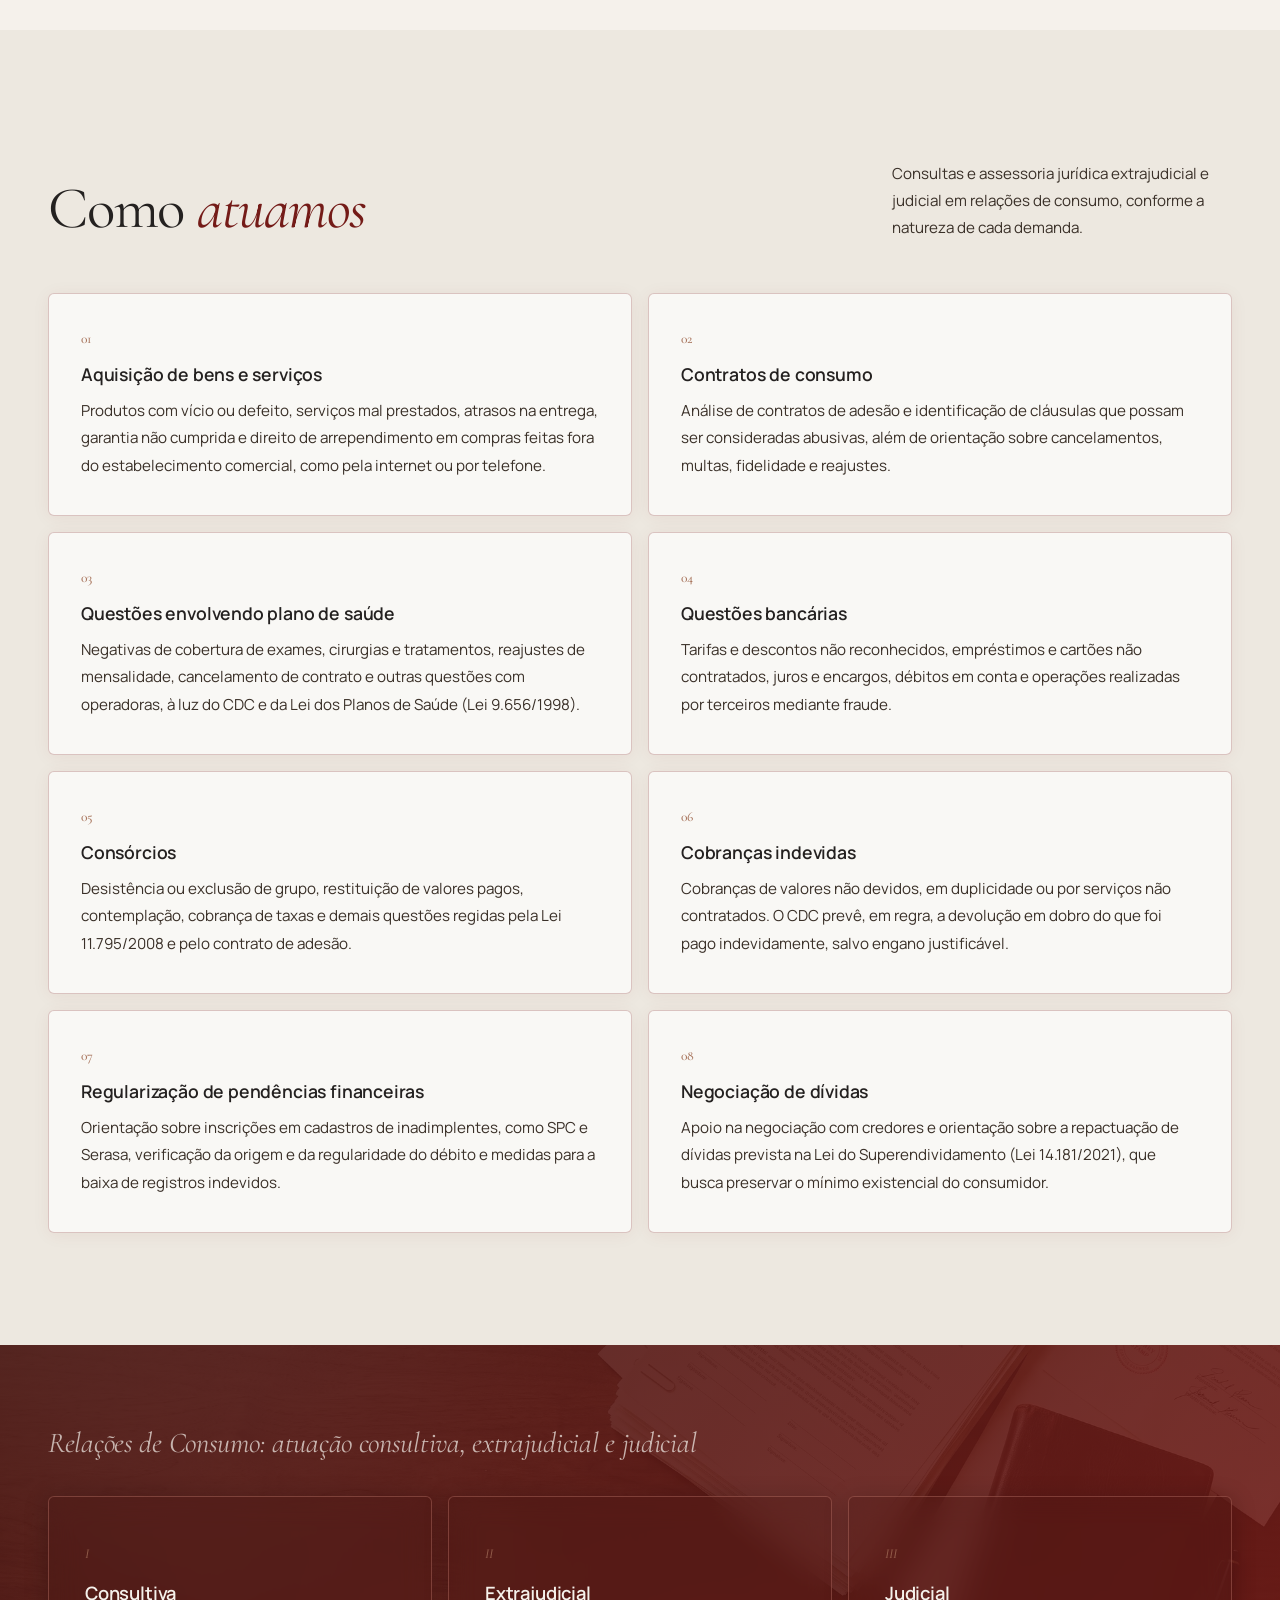
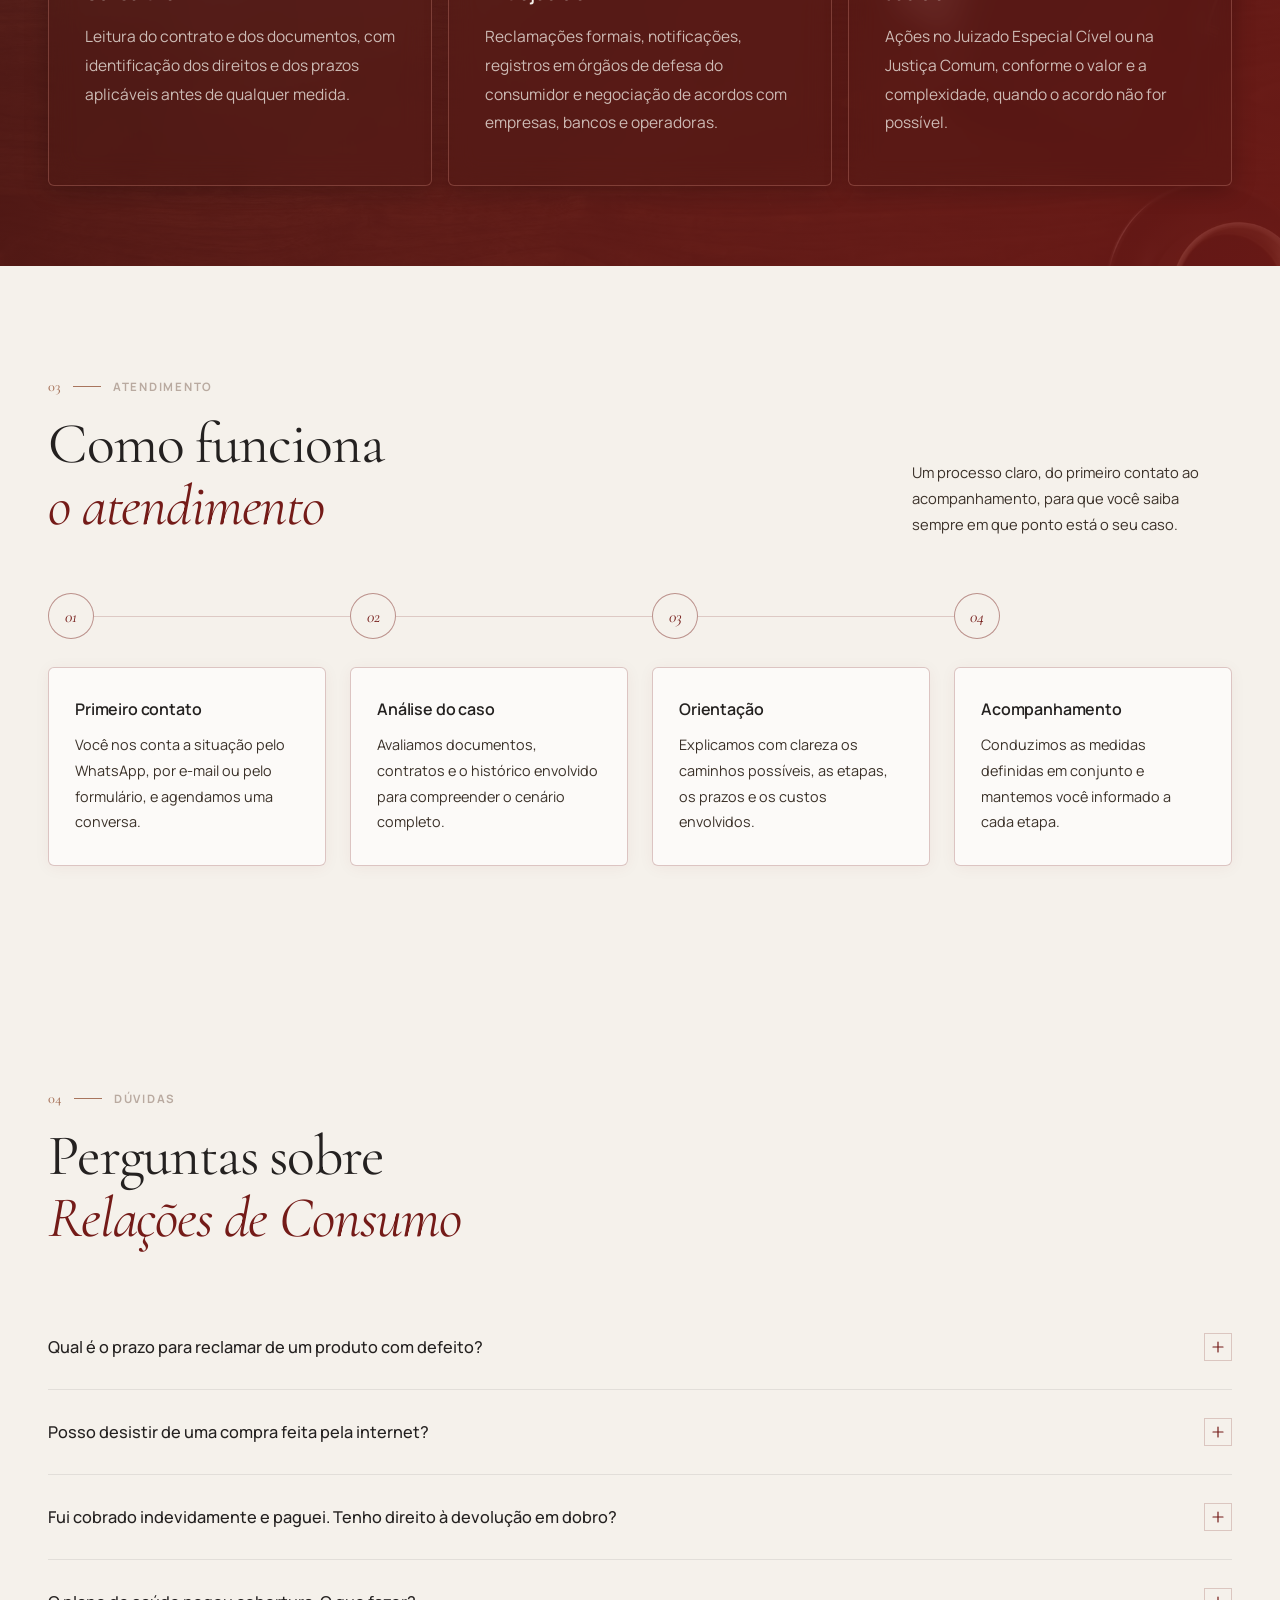
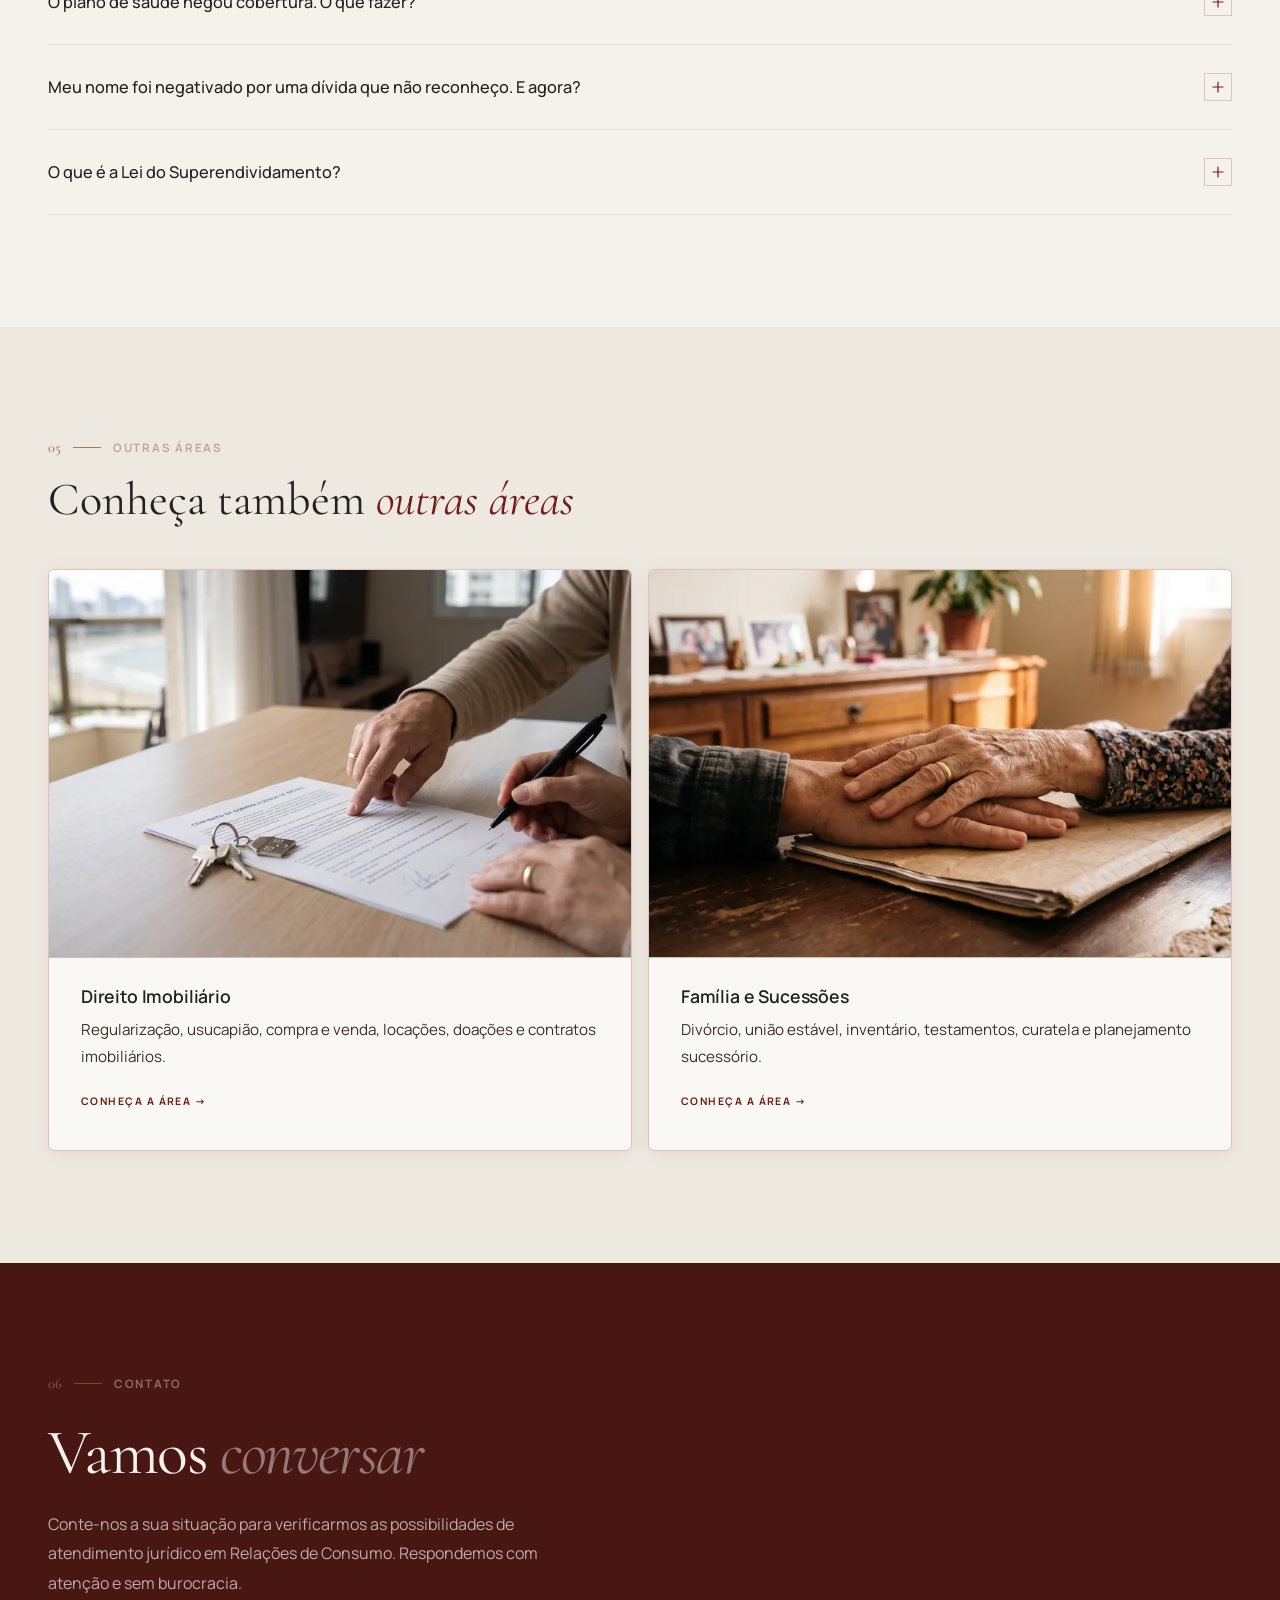
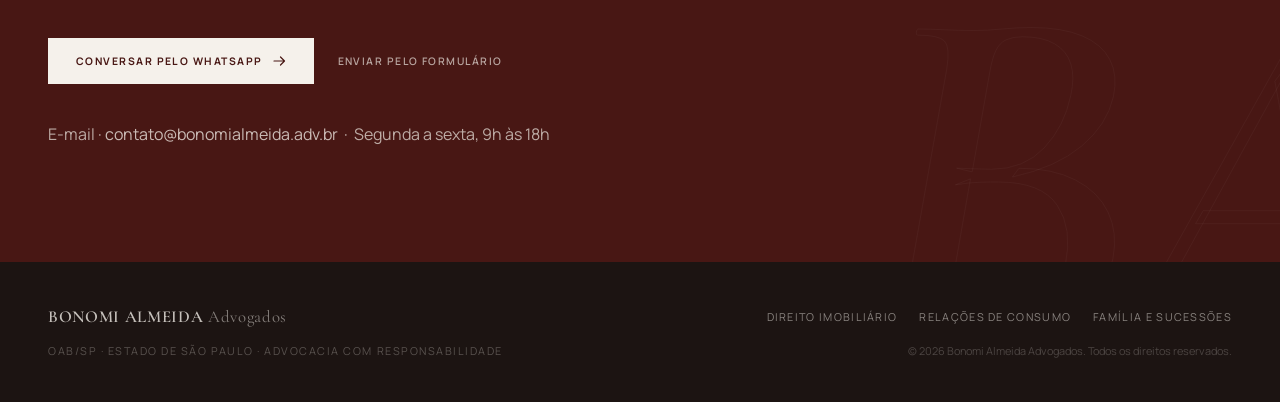
<file: relacoes-de-consumo/index.html>
<!DOCTYPE html>
<html lang="pt-BR">
<head>
<meta charset="UTF-8">
<meta name="viewport" content="width=device-width, initial-scale=1.0, viewport-fit=cover">
<title>Advogado de Direito do Consumidor em SP | Bonomi Almeida</title>
<meta name="description" content="Orientação jurídica em Relações de Consumo em todo o Estado de São Paulo: cobranças indevidas, questões bancárias, planos de saúde, consórcios e dívidas.">
<meta name="robots" content="index, follow">
<link rel="canonical" href="https://bonomi-almeida.vercel.app/relacoes-de-consumo/">
<!-- Open Graph -->
<meta property="og:type" content="website">
<meta property="og:locale" content="pt_BR">
<meta property="og:site_name" content="Bonomi Almeida Advogados">
<meta property="og:title" content="Advogado de Direito do Consumidor em SP | Bonomi Almeida">
<meta property="og:description" content="Orientação jurídica em Relações de Consumo em todo o Estado de São Paulo: cobranças indevidas, questões bancárias, planos de saúde, consórcios e dívidas.">
<meta property="og:url" content="https://bonomi-almeida.vercel.app/relacoes-de-consumo/">
<meta property="og:image" content="https://bonomi-almeida.vercel.app/assets/og-relacoes-de-consumo.jpg">
<meta property="og:image:width" content="1200">
<meta property="og:image:height" content="630">
<meta property="og:image:alt" content="Relações de Consumo em São Paulo | Bonomi Almeida Advogados">
<!-- Twitter Card -->
<meta name="twitter:card" content="summary_large_image">
<meta name="twitter:title" content="Advogado de Direito do Consumidor em SP | Bonomi Almeida">
<meta name="twitter:description" content="Orientação jurídica em Relações de Consumo em todo o Estado de São Paulo: cobranças indevidas, questões bancárias, planos de saúde, consórcios e dívidas.">
<meta name="twitter:image" content="https://bonomi-almeida.vercel.app/assets/og-relacoes-de-consumo.jpg">
<!-- Favicons -->
<link rel="icon" type="image/svg+xml" href="../favicon.svg">
<link rel="apple-touch-icon" href="../favicon.svg">
<meta name="theme-color" content="#741B18">

<link rel="preload" as="image" href="../assets/area-consumo-hero.webp" type="image/webp">
<link rel="preconnect" href="https://fonts.googleapis.com">
<link rel="preconnect" href="https://fonts.gstatic.com" crossorigin>
<link rel="stylesheet" href="https://fonts.googleapis.com/css2?family=Cormorant+Garamond:ital,wght@0,300;0,400;0,500;0,600;1,300;1,400;1,500;1,600&family=Manrope:wght@300;400;500;600;700&display=swap">
<link rel="stylesheet" href="../assets/site.css">
<link rel="stylesheet" href="../assets/area.css">

<!-- Mobile nav overlay -->
<div id="mobile-nav" hidden role="dialog" aria-label="Menu de navegação"
  style="position:fixed;inset:0;z-index:90;background:var(--wine);display:flex;flex-direction:column;justify-content:center;padding:48px max(32px,env(safe-area-inset-left,0px));gap:32px;">
  <a href="../#sobre" class="mn-link">O Escritório</a>
  <a href="../#atuacao" class="mn-link">Atuação</a>
  <a href="#faq" class="mn-link">Dúvidas Frequentes</a>
  <a href="#contato" class="mn-link">Contato</a>
  <a href="https://wa.me/5511997052106?text=Ol%C3%A1%21%20Gostaria%20de%20orienta%C3%A7%C3%A3o%20jur%C3%ADdica%20sobre%20Rela%C3%A7%C3%B5es%20de%20Consumo." class="btn-fill" style="margin-top:16px;align-self:flex-start" target="_blank" rel="noopener noreferrer">Entre em Contato</a>
</div>
</head>
<body>

<!-- NAV -->
<nav class="nav" id="nav" role="navigation" aria-label="Navegação principal">
  <a href="../" class="nav-logo" aria-label="Bonomi Almeida Advogados — Página inicial">
    <div class="nav-monogram" aria-hidden="true">BA</div>
    <span class="nav-name">Bonomi Almeida</span>
  </a>
  <ul class="nav-links" role="list">
    <li><a href="../#sobre">O Escritório</a></li>
    <li><a href="../#atuacao">Atuação</a></li>
    <li><a href="#faq">Dúvidas Frequentes</a></li>
    <li><a href="#contato">Contato</a></li>
  </ul>
  <a href="#contato" class="nav-contact">Entre em Contato</a>
  <button class="nav-burger" id="burger" aria-label="Abrir menu" aria-expanded="false">
    <span></span><span></span><span></span>
  </button>
</nav>

<main>
<!-- HERO -->
<section class="hero hero--area" id="inicio" aria-labelledby="hero-h1"
  style="background-image: linear-gradient(170deg, rgba(72,23,20,.72) 0%, rgba(36,10,9,.93) 100%), url('../assets/area-consumo-hero.webp');">
  <div class="hero-accent-line" aria-hidden="true"></div>
  <div class="hero-content">
    <nav aria-label="Você está em">
      <ol class="crumbs">
        <li><a href="../">Início</a></li>
        <li><a href="../#atuacao">Áreas de Atuação</a></li>
        <li><span aria-current="page">Relações de Consumo</span></li>
      </ol>
    </nav>
    <div class="hero-eyebrow">
      <div class="eyebrow-bar" aria-hidden="true"></div>
      <span class="eyebrow-text">Advocacia em todo o Estado de SP</span>
    </div>
    <h1 class="hero-headline" id="hero-h1">Relações de <em>Consumo</em> em São Paulo</h1>
    <div class="hero-rule" aria-hidden="true"></div>
    <p class="hero-body">Orientação jurídica para quem enfrenta problemas com produtos, serviços, bancos, planos de saúde e cobranças, com base no Código de Defesa do Consumidor e na busca, sempre que possível, de soluções sem processo.</p>
    <div class="hero-cta">
      <a href="https://wa.me/5511997052106?text=Ol%C3%A1%21%20Gostaria%20de%20orienta%C3%A7%C3%A3o%20jur%C3%ADdica%20sobre%20Rela%C3%A7%C3%B5es%20de%20Consumo." class="btn-fill" target="_blank" rel="noopener noreferrer">Verificar Possibilidades <svg width="13" height="10" viewBox="0 0 13 10" fill="none" aria-hidden="true"><path d="M7.5 1L11.5 5M11.5 5L7.5 9M11.5 5H1" stroke="currentColor" stroke-width="1.2" stroke-linecap="round" stroke-linejoin="round"/></svg></a>
      <a href="#servicos" class="btn-ghost-hero">Ver como atuamos
        <svg width="11" height="11" viewBox="0 0 11 11" fill="none" aria-hidden="true"><path d="M5.5 1v9M5.5 10L1 5.5M5.5 10L10 5.5" stroke="currentColor" stroke-width="1.2" stroke-linecap="round" stroke-linejoin="round"/></svg>
      </a>
    </div>
  </div>
</section>

<!-- VISÃO GERAL -->
<section class="band overview" id="visao-geral" aria-labelledby="h2-visao">
  <div class="inner">
    <div class="sec-label r">
      <span class="sec-num">01</span>
      <span class="sec-rule"></span>
      <span class="sec-tag">Visão Geral</span>
    </div>
    <div class="overview-grid">
      <div>
        <h2 class="overview-title r" id="h2-visao">Seus direitos nas <em>relações de consumo</em></h2>
        <div class="overview-copy r d1">
          <p>As relações de consumo estão presentes em quase tudo no dia a dia: compras, contas, contratos bancários, planos de saúde, consórcios e serviços contratados. O Código de Defesa do Consumidor (Lei 8.078/1990) reconhece a vulnerabilidade do consumidor e estabelece regras sobre informação, qualidade, cobrança e cláusulas contratuais.</p>
          <p>Muitos problemas começam pequenos, como uma tarifa não reconhecida, uma negativa de cobertura ou uma cobrança em duplicidade, e se acumulam quando não são tratados a tempo. A orientação jurídica ajuda a entender o que diz o contrato, quais prazos se aplicam e quais documentos reunir.</p>
          <p>O escritório prioriza a via administrativa e a negociação, com reclamações formais, notificações e acordos, e atua perante o Poder Judiciário quando a solução extrajudicial não for possível.</p>
        </div>
      </div>
      <aside class="toc r d1" aria-label="Serviços nesta página">
        <p class="toc-title">Nesta página</p>
        <ol>
          <li><a href="#aquisicao-de-bens-e-servicos">Aquisição de bens e serviços</a></li>
          <li><a href="#contratos-de-consumo">Contratos de consumo</a></li>
          <li><a href="#plano-de-saude">Questões envolvendo plano de saúde</a></li>
          <li><a href="#questoes-bancarias">Questões bancárias</a></li>
          <li><a href="#consorcios">Consórcios</a></li>
          <li><a href="#cobrancas-indevidas">Cobranças indevidas</a></li>
          <li><a href="#pendencias-financeiras">Regularização de pendências financeiras</a></li>
          <li><a href="#negociacao-de-dividas">Negociação de dívidas</a></li>
        </ol>
        <a href="https://wa.me/5511997052106?text=Ol%C3%A1%21%20Gostaria%20de%20orienta%C3%A7%C3%A3o%20jur%C3%ADdica%20sobre%20Rela%C3%A7%C3%B5es%20de%20Consumo." class="btn-outline" target="_blank" rel="noopener noreferrer">Falar com o escritório <svg width="13" height="10" viewBox="0 0 13 10" fill="none" aria-hidden="true"><path d="M7.5 1L11.5 5M11.5 5L7.5 9M11.5 5H1" stroke="currentColor" stroke-width="1.2" stroke-linecap="round" stroke-linejoin="round"/></svg></a>
      </aside>
    </div>
  </div>
</section>

<!-- SERVIÇOS -->
<section class="band services" id="servicos" aria-labelledby="h2-servicos">
  <div class="inner">
    <div class="services-hd">
      <div>
        <div class="sec-label r">
          <span class="sec-num">02</span>
          <span class="sec-rule"></span>
          <span class="sec-tag">Relações de Consumo</span>
        </div>
        <h2 class="services-title r" id="h2-servicos">Como <em>atuamos</em></h2>
      </div>
      <p class="services-intro r d1">Consultas e assessoria jurídica extrajudicial e judicial em relações de consumo, conforme a natureza de cada demanda.</p>
    </div>
    <div class="services-grid">
      <article class="svc r" id="aquisicao-de-bens-e-servicos">
        <span class="pa-num" aria-hidden="true">01</span>
        <h3>Aquisição de bens e serviços</h3>
        <p>Produtos com vício ou defeito, serviços mal prestados, atrasos na entrega, garantia não cumprida e direito de arrependimento em compras feitas fora do estabelecimento comercial, como pela internet ou por telefone.</p>
      </article>
      <article class="svc r d1" id="contratos-de-consumo">
        <span class="pa-num" aria-hidden="true">02</span>
        <h3>Contratos de consumo</h3>
        <p>Análise de contratos de adesão e identificação de cláusulas que possam ser consideradas abusivas, além de orientação sobre cancelamentos, multas, fidelidade e reajustes.</p>
      </article>
      <article class="svc r" id="plano-de-saude">
        <span class="pa-num" aria-hidden="true">03</span>
        <h3>Questões envolvendo plano de saúde</h3>
        <p>Negativas de cobertura de exames, cirurgias e tratamentos, reajustes de mensalidade, cancelamento de contrato e outras questões com operadoras, à luz do CDC e da Lei dos Planos de Saúde (Lei 9.656/1998).</p>
      </article>
      <article class="svc r d1" id="questoes-bancarias">
        <span class="pa-num" aria-hidden="true">04</span>
        <h3>Questões bancárias</h3>
        <p>Tarifas e descontos não reconhecidos, empréstimos e cartões não contratados, juros e encargos, débitos em conta e operações realizadas por terceiros mediante fraude.</p>
      </article>
      <article class="svc r" id="consorcios">
        <span class="pa-num" aria-hidden="true">05</span>
        <h3>Consórcios</h3>
        <p>Desistência ou exclusão de grupo, restituição de valores pagos, contemplação, cobrança de taxas e demais questões regidas pela Lei 11.795/2008 e pelo contrato de adesão.</p>
      </article>
      <article class="svc r d1" id="cobrancas-indevidas">
        <span class="pa-num" aria-hidden="true">06</span>
        <h3>Cobranças indevidas</h3>
        <p>Cobranças de valores não devidos, em duplicidade ou por serviços não contratados. O CDC prevê, em regra, a devolução em dobro do que foi pago indevidamente, salvo engano justificável.</p>
      </article>
      <article class="svc r" id="pendencias-financeiras">
        <span class="pa-num" aria-hidden="true">07</span>
        <h3>Regularização de pendências financeiras</h3>
        <p>Orientação sobre inscrições em cadastros de inadimplentes, como SPC e Serasa, verificação da origem e da regularidade do débito e medidas para a baixa de registros indevidos.</p>
      </article>
      <article class="svc r d1" id="negociacao-de-dividas">
        <span class="pa-num" aria-hidden="true">08</span>
        <h3>Negociação de dívidas</h3>
        <p>Apoio na negociação com credores e orientação sobre a repactuação de dívidas prevista na Lei do Superendividamento (Lei 14.181/2021), que busca preservar o mínimo existencial do consumidor.</p>
      </article>
    </div>
  </div>
</section>

<!-- MODALIDADES -->
<section class="band--sm band modalities" aria-labelledby="h2-modalidades">
  <div class="inner">
    <h2 class="r" id="h2-modalidades"
      style="font-family:var(--display);font-size:clamp(1.4rem,2.5vw,1.8rem);font-weight:400;color:rgba(245,241,235,.7);letter-spacing:-.01em;margin-bottom:36px;font-style:italic">
      Relações de Consumo: atuação consultiva, extrajudicial e judicial
    </h2>
    <div class="mod-grid">
      <div class="mod-item r">
        <span class="mod-num" aria-hidden="true">I</span>
        <h3 class="mod-name">Consultiva</h3>
        <p class="mod-desc">Leitura do contrato e dos documentos, com identificação dos direitos e dos prazos aplicáveis antes de qualquer medida.</p>
      </div>
      <div class="mod-item r d1">
        <span class="mod-num" aria-hidden="true">II</span>
        <h3 class="mod-name">Extrajudicial</h3>
        <p class="mod-desc">Reclamações formais, notificações, registros em órgãos de defesa do consumidor e negociação de acordos com empresas, bancos e operadoras.</p>
      </div>
      <div class="mod-item r d2">
        <span class="mod-num" aria-hidden="true">III</span>
        <h3 class="mod-name">Judicial</h3>
        <p class="mod-desc">Ações no Juizado Especial Cível ou na Justiça Comum, conforme o valor e a complexidade, quando o acordo não for possível.</p>
      </div>
    </div>
  </div>
</section>

<!-- ETAPAS -->
<section class="band steps" aria-labelledby="h2-etapas">
  <div class="inner">
    <div class="commit-hd">
      <div>
        <div class="sec-label r" style="margin-bottom:18px">
          <span class="sec-num">03</span>
          <span class="sec-rule"></span>
          <span class="sec-tag">Atendimento</span>
        </div>
        <h2 class="commit-title r" id="h2-etapas">Como funciona<br><em>o atendimento</em></h2>
      </div>
      <p class="commit-lead r d1">Um processo claro, do primeiro contato ao acompanhamento, para que você saiba sempre em que ponto está o seu caso.</p>
    </div>
    <ol class="timeline r" aria-label="Etapas do atendimento">
      <span class="tl-track" aria-hidden="true"><span class="tl-fill"></span></span>
      <li class="tl-step" tabindex="0">
        <span class="tl-dot" aria-hidden="true">01</span>
        <div class="tl-card">
          <h3 class="commit-head">Primeiro contato</h3>
          <p class="commit-text">Você nos conta a situação pelo WhatsApp, por e-mail ou pelo formulário, e agendamos uma conversa.</p>
        </div>
      </li>
      <li class="tl-step" tabindex="0">
        <span class="tl-dot" aria-hidden="true">02</span>
        <div class="tl-card">
          <h3 class="commit-head">Análise do caso</h3>
          <p class="commit-text">Avaliamos documentos, contratos e o histórico envolvido para compreender o cenário completo.</p>
        </div>
      </li>
      <li class="tl-step" tabindex="0">
        <span class="tl-dot" aria-hidden="true">03</span>
        <div class="tl-card">
          <h3 class="commit-head">Orientação</h3>
          <p class="commit-text">Explicamos com clareza os caminhos possíveis, as etapas, os prazos e os custos envolvidos.</p>
        </div>
      </li>
      <li class="tl-step" tabindex="0">
        <span class="tl-dot" aria-hidden="true">04</span>
        <div class="tl-card">
          <h3 class="commit-head">Acompanhamento</h3>
          <p class="commit-text">Conduzimos as medidas definidas em conjunto e mantemos você informado a cada etapa.</p>
        </div>
      </li>
    </ol>
  </div>
</section>

<!-- FAQ -->
<section class="band faq" id="faq" aria-labelledby="h2-faq">
  <div class="inner">
    <div class="faq-hd">
      <div class="sec-label r">
        <span class="sec-num">04</span>
        <span class="sec-rule"></span>
        <span class="sec-tag">Dúvidas</span>
      </div>
      <h2 class="faq-title r" id="h2-faq">Perguntas sobre<br><em>Relações de Consumo</em></h2>
    </div>

    <dl class="faq-list r">

      <div class="faq-item">
        <button class="faq-q" aria-expanded="false" aria-controls="faq1">
          <dt class="faq-q-text">Qual é o prazo para reclamar de um produto com defeito?</dt>
          <div class="faq-icon" aria-hidden="true">
            <svg width="12" height="12" viewBox="0 0 12 12" fill="none"><path d="M6 1v10M1 6h10" stroke="currentColor" stroke-width="1.2" stroke-linecap="round"/></svg>
          </div>
        </button>
        <dd class="faq-a" id="faq1">
          <p class="faq-a-inner">Para vícios aparentes, o CDC prevê 30 dias para produtos e serviços não duráveis e 90 dias para os duráveis, contados da entrega ou do término do serviço. Se o vício for oculto, o prazo começa a contar do momento em que ele se torna evidente. Já a reparação de danos causados por defeito do produto ou do serviço prescreve em cinco anos.</p>
        </dd>
      </div>

      <div class="faq-item">
        <button class="faq-q" aria-expanded="false" aria-controls="faq2">
          <dt class="faq-q-text">Posso desistir de uma compra feita pela internet?</dt>
          <div class="faq-icon" aria-hidden="true">
            <svg width="12" height="12" viewBox="0 0 12 12" fill="none"><path d="M6 1v10M1 6h10" stroke="currentColor" stroke-width="1.2" stroke-linecap="round"/></svg>
          </div>
        </button>
        <dd class="faq-a" id="faq2">
          <p class="faq-a-inner">Sim. Nas compras feitas fora do estabelecimento comercial, como pela internet, por telefone ou por catálogo, o consumidor pode desistir em até 7 dias a contar da assinatura ou do recebimento do produto, com a devolução dos valores pagos, conforme o artigo 49 do CDC.</p>
        </dd>
      </div>

      <div class="faq-item">
        <button class="faq-q" aria-expanded="false" aria-controls="faq3">
          <dt class="faq-q-text">Fui cobrado indevidamente e paguei. Tenho direito à devolução em dobro?</dt>
          <div class="faq-icon" aria-hidden="true">
            <svg width="12" height="12" viewBox="0 0 12 12" fill="none"><path d="M6 1v10M1 6h10" stroke="currentColor" stroke-width="1.2" stroke-linecap="round"/></svg>
          </div>
        </button>
        <dd class="faq-a" id="faq3">
          <p class="faq-a-inner">O CDC prevê que o consumidor cobrado em quantia indevida tem direito à devolução em dobro do que pagou em excesso, com correção monetária e juros, salvo hipótese de engano justificável. A análise depende das circunstâncias de cada caso e dos comprovantes de pagamento.</p>
        </dd>
      </div>

      <div class="faq-item">
        <button class="faq-q" aria-expanded="false" aria-controls="faq4">
          <dt class="faq-q-text">O plano de saúde negou cobertura. O que fazer?</dt>
          <div class="faq-icon" aria-hidden="true">
            <svg width="12" height="12" viewBox="0 0 12 12" fill="none"><path d="M6 1v10M1 6h10" stroke="currentColor" stroke-width="1.2" stroke-linecap="round"/></svg>
          </div>
        </button>
        <dd class="faq-a" id="faq4">
          <p class="faq-a-inner">O primeiro passo é solicitar a negativa por escrito, com a justificativa da operadora, e reunir o pedido médico, os relatórios e o contrato. Com esses documentos, é possível avaliar se a negativa está de acordo com o contrato, com as normas da ANS e com a legislação, e definir se cabe reclamação administrativa ou medida judicial.</p>
        </dd>
      </div>

      <div class="faq-item">
        <button class="faq-q" aria-expanded="false" aria-controls="faq5">
          <dt class="faq-q-text">Meu nome foi negativado por uma dívida que não reconheço. E agora?</dt>
          <div class="faq-icon" aria-hidden="true">
            <svg width="12" height="12" viewBox="0 0 12 12" fill="none"><path d="M6 1v10M1 6h10" stroke="currentColor" stroke-width="1.2" stroke-linecap="round"/></svg>
          </div>
        </button>
        <dd class="faq-a" id="faq5">
          <p class="faq-a-inner">É importante consultar o registro nos órgãos de proteção ao crédito, identificar o credor e a origem do débito e guardar todos os comprovantes. Se a dívida não existir, já tiver sido paga ou decorrer de fraude, é possível pedir a exclusão do registro e, conforme o caso, avaliar a reparação de danos.</p>
        </dd>
      </div>

      <div class="faq-item">
        <button class="faq-q" aria-expanded="false" aria-controls="faq6">
          <dt class="faq-q-text">O que é a Lei do Superendividamento?</dt>
          <div class="faq-icon" aria-hidden="true">
            <svg width="12" height="12" viewBox="0 0 12 12" fill="none"><path d="M6 1v10M1 6h10" stroke="currentColor" stroke-width="1.2" stroke-linecap="round"/></svg>
          </div>
        </button>
        <dd class="faq-a" id="faq6">
          <p class="faq-a-inner">A Lei 14.181/2021 alterou o CDC para prevenir e tratar o superendividamento da pessoa física de boa-fé. Ela permite a repactuação conjunta das dívidas de consumo por meio de um plano de pagamento que preserve o mínimo existencial, inclusive em audiência de conciliação com todos os credores.</p>
        </dd>
      </div>

    </dl>
  </div>
</section>

<!-- OUTRAS ÁREAS -->
<section class="band related" aria-labelledby="h2-outras">
  <div class="inner">
    <div class="sec-label r">
      <span class="sec-num">05</span>
      <span class="sec-rule"></span>
      <span class="sec-tag">Outras Áreas</span>
    </div>
    <h2 class="related-title r" id="h2-outras">Conheça também <em>outras áreas</em></h2>
    <div class="related-grid">
      <a class="pa-item r" href="../direito-imobiliario/">
        <figure class="pa-media"><img src="../assets/area-imobiliario.webp" alt="Casal revisando contrato de compra de imóvel com as chaves sobre a mesa" width="960" height="536" loading="lazy" decoding="async"></figure>
        <h3 class="pa-name">Direito Imobiliário</h3>
        <p>Regularização, usucapião, compra e venda, locações, doações e contratos imobiliários.</p>
        <span class="related-more">Conheça a área →</span>
      </a>
      <a class="pa-item r d1" href="../familia-e-sucessoes/">
        <figure class="pa-media"><img src="../assets/area-familia.webp" alt="Mão de uma senhora sobre a mão do filho, apoiadas em uma pasta de documentos da família" width="960" height="536" loading="lazy" decoding="async"></figure>
        <h3 class="pa-name">Família e Sucessões</h3>
        <p>Divórcio, união estável, inventário, testamentos, curatela e planejamento sucessório.</p>
        <span class="related-more">Conheça a área →</span>
      </a>
    </div>
  </div>
</section>

<!-- CONTATO -->
<section class="band cta-band" id="contato" aria-labelledby="h2-contato">
  <div class="inner">
    <div class="cta-inner">
      <div class="sec-label r">
        <span class="sec-num" style="color:rgba(168,117,93,.7)">06</span>
        <span class="sec-rule" style="background:rgba(168,117,93,.5)"></span>
        <span class="sec-tag" style="color:rgba(245,241,235,.4)">Contato</span>
      </div>
      <h2 class="r" id="h2-contato">Vamos <em>conversar</em></h2>
      <p class="r d1">Conte-nos a sua situação para verificarmos as possibilidades de atendimento jurídico em Relações de Consumo. Respondemos com atenção e sem burocracia.</p>
      <div class="cta-actions r d2">
        <a href="https://wa.me/5511997052106?text=Ol%C3%A1%21%20Gostaria%20de%20orienta%C3%A7%C3%A3o%20jur%C3%ADdica%20sobre%20Rela%C3%A7%C3%B5es%20de%20Consumo." class="btn-fill" target="_blank" rel="noopener noreferrer">Conversar pelo WhatsApp <svg width="13" height="10" viewBox="0 0 13 10" fill="none" aria-hidden="true"><path d="M7.5 1L11.5 5M11.5 5L7.5 9M11.5 5H1" stroke="currentColor" stroke-width="1.2" stroke-linecap="round" stroke-linejoin="round"/></svg></a>
        <a href="../#contato" class="btn-ghost-hero">Enviar pelo formulário</a>
      </div>
      <p class="cta-mail r d2">E-mail · <a href="mailto:contato@bonomialmeida.adv.br">contato@bonomialmeida.adv.br</a> &nbsp;·&nbsp; Segunda a sexta, 9h às 18h</p>
    </div>
  </div>
</section>
</main>

<!-- FOOTER -->
<footer role="contentinfo">
  <div class="footer-inner">
    <div class="footer-brand"><strong>BONOMI ALMEIDA</strong> Advogados</div>
    <nav class="footer-links" aria-label="Áreas de atuação">
      <a href="../direito-imobiliario/">Direito Imobiliário</a>
      <a href="../relacoes-de-consumo/">Relações de Consumo</a>
      <a href="../familia-e-sucessoes/">Família e Sucessões</a>
    </nav>
    <div class="footer-oab">OAB/SP · Estado de São Paulo · Advocacia com responsabilidade</div>
    <div class="footer-copy">© 2026 Bonomi Almeida Advogados. Todos os direitos reservados.</div>
  </div>
</footer>

<!-- WHATSAPP FLOAT -->
<a href="https://wa.me/5511997052106?text=Ol%C3%A1%21%20Gostaria%20de%20orienta%C3%A7%C3%A3o%20jur%C3%ADdica%20sobre%20Rela%C3%A7%C3%B5es%20de%20Consumo." class="wa-float" target="_blank" rel="noopener noreferrer"
   aria-label="Fale conosco pelo WhatsApp">
  <span class="wa-tip" aria-hidden="true">Fale pelo WhatsApp</span>
  <svg width="28" height="28" viewBox="0 0 48 48" fill="none" xmlns="http://www.w3.org/2000/svg" aria-hidden="true">
    <path d="M24 4C12.954 4 4 12.954 4 24c0 3.667.952 7.12 2.619 10.107L4 44l10.107-2.619A19.927 19.927 0 0024 44c11.046 0 20-8.954 20-20S35.046 4 24 4z" fill="white"/>
    <path d="M33.6 28.4c-.533-.267-3.147-1.547-3.627-1.72-.48-.187-.827-.267-1.173.267-.347.533-1.347 1.72-1.653 2.08-.293.347-.6.4-1.133.133-.533-.267-2.253-.827-4.293-2.64-1.587-1.413-2.653-3.16-2.96-3.693-.307-.547-.033-.84.227-1.107.24-.24.533-.613.8-.92.267-.307.347-.533.52-.88.187-.347.093-.653-.053-.92-.147-.267-1.32-3.187-1.813-4.36-.48-1.147-.96-.987-1.32-.987-.347-.013-.747-.013-1.147-.013-.4 0-1.053.147-1.6.72-.547.56-2.093 2.04-2.093 4.973 0 2.947 2.147 5.8 2.44 6.2.307.4 4.24 6.48 10.267 9.08 1.44.613 2.56.987 3.44 1.267 1.44.453 2.747.387 3.787.24 1.16-.173 3.56-1.453 4.067-2.853.507-1.413.507-2.627.36-2.88-.147-.267-.507-.4-1.04-.667z" fill="#25D366"/>
  </svg>
</a>

<!-- SCHEMA.ORG -->
<script type="application/ld+json">
{
  "@context": "https://schema.org",
  "@graph": [
    {
      "@type": "WebPage",
      "@id": "https://bonomi-almeida.vercel.app/relacoes-de-consumo/#webpage",
      "url": "https://bonomi-almeida.vercel.app/relacoes-de-consumo/",
      "name": "Advogado de Direito do Consumidor em SP | Bonomi Almeida",
      "description": "Orientação jurídica em Relações de Consumo em todo o Estado de São Paulo: cobranças indevidas, questões bancárias, planos de saúde, consórcios e dívidas.",
      "inLanguage": "pt-BR",
      "isPartOf": {
        "@id": "https://bonomi-almeida.vercel.app/#website"
      },
      "breadcrumb": {
        "@id": "https://bonomi-almeida.vercel.app/relacoes-de-consumo/#breadcrumb"
      },
      "primaryImageOfPage": "https://bonomi-almeida.vercel.app/assets/area-consumo-hero.webp"
    },
    {
      "@type": "BreadcrumbList",
      "@id": "https://bonomi-almeida.vercel.app/relacoes-de-consumo/#breadcrumb",
      "itemListElement": [
        {
          "@type": "ListItem",
          "position": 1,
          "name": "Início",
          "item": "https://bonomi-almeida.vercel.app/"
        },
        {
          "@type": "ListItem",
          "position": 2,
          "name": "Áreas de Atuação",
          "item": "https://bonomi-almeida.vercel.app/#atuacao"
        },
        {
          "@type": "ListItem",
          "position": 3,
          "name": "Relações de Consumo",
          "item": "https://bonomi-almeida.vercel.app/relacoes-de-consumo/"
        }
      ]
    },
    {
      "@type": "Service",
      "@id": "https://bonomi-almeida.vercel.app/relacoes-de-consumo/#service",
      "name": "Relações de Consumo no Estado de São Paulo",
      "serviceType": "Relações de Consumo",
      "description": "Orientação jurídica em Relações de Consumo em todo o Estado de São Paulo: cobranças indevidas, questões bancárias, planos de saúde, consórcios e dívidas.",
      "url": "https://bonomi-almeida.vercel.app/relacoes-de-consumo/",
      "provider": {
        "@type": [
          "Organization",
          "LegalService"
        ],
        "@id": "https://bonomi-almeida.vercel.app/#organization",
        "name": "Bonomi Almeida Advogados",
        "url": "https://bonomi-almeida.vercel.app/"
      },
      "areaServed": {
        "@type": "State",
        "name": "São Paulo",
        "containedInPlace": {
          "@type": "Country",
          "name": "Brasil"
        }
      },
      "hasOfferCatalog": {
        "@type": "OfferCatalog",
        "name": "Relações de Consumo",
        "itemListElement": [
          {
            "@type": "Offer",
            "itemOffered": {
              "@type": "Service",
              "name": "Aquisição de bens e serviços",
              "url": "https://bonomi-almeida.vercel.app/relacoes-de-consumo/#aquisicao-de-bens-e-servicos"
            }
          },
          {
            "@type": "Offer",
            "itemOffered": {
              "@type": "Service",
              "name": "Contratos de consumo",
              "url": "https://bonomi-almeida.vercel.app/relacoes-de-consumo/#contratos-de-consumo"
            }
          },
          {
            "@type": "Offer",
            "itemOffered": {
              "@type": "Service",
              "name": "Questões envolvendo plano de saúde",
              "url": "https://bonomi-almeida.vercel.app/relacoes-de-consumo/#plano-de-saude"
            }
          },
          {
            "@type": "Offer",
            "itemOffered": {
              "@type": "Service",
              "name": "Questões bancárias",
              "url": "https://bonomi-almeida.vercel.app/relacoes-de-consumo/#questoes-bancarias"
            }
          },
          {
            "@type": "Offer",
            "itemOffered": {
              "@type": "Service",
              "name": "Consórcios",
              "url": "https://bonomi-almeida.vercel.app/relacoes-de-consumo/#consorcios"
            }
          },
          {
            "@type": "Offer",
            "itemOffered": {
              "@type": "Service",
              "name": "Cobranças indevidas",
              "url": "https://bonomi-almeida.vercel.app/relacoes-de-consumo/#cobrancas-indevidas"
            }
          },
          {
            "@type": "Offer",
            "itemOffered": {
              "@type": "Service",
              "name": "Regularização de pendências financeiras",
              "url": "https://bonomi-almeida.vercel.app/relacoes-de-consumo/#pendencias-financeiras"
            }
          },
          {
            "@type": "Offer",
            "itemOffered": {
              "@type": "Service",
              "name": "Negociação de dívidas",
              "url": "https://bonomi-almeida.vercel.app/relacoes-de-consumo/#negociacao-de-dividas"
            }
          }
        ]
      }
    },
    {
      "@type": "FAQPage",
      "@id": "https://bonomi-almeida.vercel.app/relacoes-de-consumo/#faq",
      "mainEntity": [
        {
          "@type": "Question",
          "name": "Qual é o prazo para reclamar de um produto com defeito?",
          "acceptedAnswer": {
            "@type": "Answer",
            "text": "Para vícios aparentes, o CDC prevê 30 dias para produtos e serviços não duráveis e 90 dias para os duráveis, contados da entrega ou do término do serviço. Se o vício for oculto, o prazo começa a contar do momento em que ele se torna evidente. Já a reparação de danos causados por defeito do produto ou do serviço prescreve em cinco anos."
          }
        },
        {
          "@type": "Question",
          "name": "Posso desistir de uma compra feita pela internet?",
          "acceptedAnswer": {
            "@type": "Answer",
            "text": "Sim. Nas compras feitas fora do estabelecimento comercial, como pela internet, por telefone ou por catálogo, o consumidor pode desistir em até 7 dias a contar da assinatura ou do recebimento do produto, com a devolução dos valores pagos, conforme o artigo 49 do CDC."
          }
        },
        {
          "@type": "Question",
          "name": "Fui cobrado indevidamente e paguei. Tenho direito à devolução em dobro?",
          "acceptedAnswer": {
            "@type": "Answer",
            "text": "O CDC prevê que o consumidor cobrado em quantia indevida tem direito à devolução em dobro do que pagou em excesso, com correção monetária e juros, salvo hipótese de engano justificável. A análise depende das circunstâncias de cada caso e dos comprovantes de pagamento."
          }
        },
        {
          "@type": "Question",
          "name": "O plano de saúde negou cobertura. O que fazer?",
          "acceptedAnswer": {
            "@type": "Answer",
            "text": "O primeiro passo é solicitar a negativa por escrito, com a justificativa da operadora, e reunir o pedido médico, os relatórios e o contrato. Com esses documentos, é possível avaliar se a negativa está de acordo com o contrato, com as normas da ANS e com a legislação, e definir se cabe reclamação administrativa ou medida judicial."
          }
        },
        {
          "@type": "Question",
          "name": "Meu nome foi negativado por uma dívida que não reconheço. E agora?",
          "acceptedAnswer": {
            "@type": "Answer",
            "text": "É importante consultar o registro nos órgãos de proteção ao crédito, identificar o credor e a origem do débito e guardar todos os comprovantes. Se a dívida não existir, já tiver sido paga ou decorrer de fraude, é possível pedir a exclusão do registro e, conforme o caso, avaliar a reparação de danos."
          }
        },
        {
          "@type": "Question",
          "name": "O que é a Lei do Superendividamento?",
          "acceptedAnswer": {
            "@type": "Answer",
            "text": "A Lei 14.181/2021 alterou o CDC para prevenir e tratar o superendividamento da pessoa física de boa-fé. Ela permite a repactuação conjunta das dívidas de consumo por meio de um plano de pagamento que preserve o mínimo existencial, inclusive em audiência de conciliação com todos os credores."
          }
        }
      ]
    }
  ]
}
</script>

<!-- SCRIPTS -->
<script src="../assets/site.js" defer></script>
</body>
</html>
</file>
<file: assets/site.css>
/* ================================
   BONOMI ALMEIDA — DESIGN SYSTEM
   Paleta: Ivory · Burgundy · Charcoal
   Tipografia: Cormorant Garamond + Manrope
   Layout: arquitetônico editorial, single-theme
================================ */
:root {
  --ivory:    #F5F1EB;
  --ivory-dk: #EDE8E0;
  --ivory-dd: #E2DAD0;
  --burg:     #741B18;
  --wine:     #481714;
  --dark:     #2A1F1E;
  --charcoal: #242120;
  --taupe:    #B9AAA0;
  --copper:   #A8755D;
  --body-txt: #3a3028;
  --white:    #ffffff;

  --display: 'Cormorant Garamond', Georgia, 'Times New Roman', serif;
  --sans:    'Manrope', -apple-system, system-ui, sans-serif;

  background: var(--ivory);
  color: var(--charcoal);
  color-scheme: light;
}

*, *::before, *::after { box-sizing: border-box; margin: 0; padding: 0; }
html { scroll-behavior: smooth; }
body {
  font-family: var(--sans);
  background: var(--ivory);
  color: var(--charcoal);
  overflow-x: hidden;
  -webkit-font-smoothing: antialiased;
}
img { max-width: 100%; display: block; }

/* Status-bar painting under fixed nav */
body::before {
  content: '';
  position: fixed;
  inset: 0 0 auto;
  height: env(safe-area-inset-top, 0px);
  background: var(--wine);
  z-index: 200;
}

/* ——————————————————————————
   NAV
—————————————————————————— */
.nav {
  position: fixed;
  top: env(safe-area-inset-top, 0px);
  left: 0; right: 0;
  z-index: 100;
  padding: 26px max(40px, env(safe-area-inset-left, 0px));
  display: flex;
  align-items: center;
  justify-content: space-between;
  transition: background .55s cubic-bezier(.4,0,.2,1), padding .35s ease, box-shadow .55s ease;
}
.nav.scrolled {
  background: var(--wine);
  padding-block: 16px;
  box-shadow: 0 1px 0 rgba(255,255,255,.06);
}
.nav-logo {
  display: flex; align-items: center; gap: 13px;
  text-decoration: none;
  opacity: 0;
  animation: fadeIn .8s ease .2s forwards;
}
.nav-monogram {
  width: 34px; height: 34px;
  border: 1px solid rgba(255,255,255,.3);
  display: grid; place-items: center;
  font-family: var(--display);
  font-size: .92rem; font-weight: 600;
  color: var(--white); letter-spacing: -.01em; flex-shrink: 0;
}
.nav-name {
  font-family: var(--sans);
  font-size: .68rem; font-weight: 700;
  letter-spacing: .18em; text-transform: uppercase;
  color: rgba(255,255,255,.82);
}
.nav-links {
  display: flex; align-items: center; gap: 36px; list-style: none;
  opacity: 0; animation: fadeIn .8s ease .4s forwards;
}
.nav-links a {
  font-size: .73rem; font-weight: 600;
  letter-spacing: .13em; text-transform: uppercase;
  color: rgba(255,255,255,.72); text-decoration: none;
  transition: color .3s;
}
.nav-links a:hover { color: var(--white); }
.nav-contact {
  display: inline-flex; align-items: center; gap: 9px;
  font-size: .68rem; font-weight: 700;
  letter-spacing: .14em; text-transform: uppercase;
  color: var(--ivory);
  border: 1px solid rgba(255,255,255,.25);
  padding: 10px 20px; text-decoration: none;
  transition: all .3s;
  opacity: 0; animation: fadeIn .8s ease .5s forwards;
}
.nav-contact:hover { background: var(--ivory); color: var(--wine); border-color: var(--ivory); }
.nav-burger {
  display: none; flex-direction: column; gap: 5px;
  cursor: pointer; padding: 4px;
  background: none; border: none;
}
.nav-burger span { width: 22px; height: 1px; background: var(--white); display: block; transition: all .3s; }

/* ——————————————————————————
   HERO
—————————————————————————— */
.hero {
  position: relative;
  min-height: 100svh;
  background:
    linear-gradient(170deg, rgba(72,23,20,.58) 0%, rgba(36,10,9,.86) 100%),
    url('hero-escritorio.webp') 72% center/cover no-repeat;
  display: flex; flex-direction: column; justify-content: flex-end;
  overflow: hidden;
  padding: 0 max(48px, env(safe-area-inset-left, 0px));
  padding-bottom: 88px;
}
.hero::before {
  content: '';
  position: absolute; top: 0; bottom: 0;
  left: max(48px, env(safe-area-inset-left, 0px));
  width: 1px; background: rgba(255,255,255,.055);
}
.hero::after {
  content: '';
  position: absolute; top: 0; bottom: 0;
  right: max(48px, env(safe-area-inset-right, 0px));
  width: 1px; background: rgba(255,255,255,.055);
}
.hero-bg-type {
  position: absolute; top: 50%; right: -4%;
  transform: translateY(-55%);
  font-family: var(--display);
  font-size: clamp(260px, 42vw, 680px);
  font-weight: 600; font-style: italic;
  color: transparent;
  -webkit-text-stroke: 1px rgba(255,255,255,.055);
  line-height: .88; letter-spacing: -.05em;
  user-select: none; pointer-events: none;
  opacity: 0;
  animation:
    bgReveal 2.2s cubic-bezier(.4,0,.2,1) .1s forwards,
    bgFloat 16s ease-in-out 2.4s infinite;
}
/* Brilho que percorre o contorno do monograma em loop */
.hero-bg-type::after {
  content: attr(data-text);
  position: absolute; inset: 0;
  color: transparent;
  -webkit-text-stroke: 1.2px rgba(226,170,146,.6);
  -webkit-mask-image: linear-gradient(115deg, transparent 0%, transparent 44%, #000 50%, transparent 56%, transparent 100%);
          mask-image: linear-gradient(115deg, transparent 0%, transparent 44%, #000 50%, transparent 56%, transparent 100%);
  -webkit-mask-size: 300% 100%; mask-size: 300% 100%;
  -webkit-mask-repeat: no-repeat; mask-repeat: no-repeat;
  -webkit-mask-position: 100% 0; mask-position: 100% 0;
  animation: bgSweep 9s cubic-bezier(.45,0,.25,1) 2.6s infinite;
}
@keyframes bgSweep {
  0%   { -webkit-mask-position: 100% 0; mask-position: 100% 0; }
  55%  { -webkit-mask-position: 0% 0;   mask-position: 0% 0; }
  100% { -webkit-mask-position: 0% 0;   mask-position: 0% 0; }
}
@keyframes bgFloat {
  0%, 100% { translate: 0 0; }
  50%      { translate: 0 -14px; }
}
@keyframes bgReveal {
  0%   { opacity: 0; transform: translateY(-55%) scale(.92); }
  100% { opacity: 1; transform: translateY(-55%) scale(1); }
}
.hero-accent-line {
  position: absolute; top: 50%; left: 0; right: 0;
  height: 1px;
  background: linear-gradient(90deg, transparent 0%, rgba(168,117,93,.18) 30%, rgba(168,117,93,.18) 70%, transparent 100%);
  transform-origin: left; transform: scaleX(0);
  animation: lineReveal 1.4s cubic-bezier(.4,0,.2,1) 1s forwards;
}
@keyframes lineReveal { to { transform: scaleX(1); } }

.hero-content { position: relative; z-index: 2; max-width: 960px; }

.hero-eyebrow {
  display: flex; align-items: center; gap: 14px; margin-bottom: 32px;
  opacity: 0; animation: slideUp .8s ease .55s forwards;
}
.eyebrow-bar { width: 36px; height: 1px; background: var(--copper); }
.eyebrow-text {
  font-size: .68rem; font-weight: 700;
  letter-spacing: .2em; text-transform: uppercase; color: var(--copper);
}

.hero-headline {
  font-family: var(--display);
  font-size: clamp(3.2rem, 8.5vw, 8rem);
  font-weight: 400; line-height: .9;
  color: var(--ivory); letter-spacing: -.025em;
  text-wrap: balance;
  opacity: 0; animation: slideUp 1.1s cubic-bezier(.4,0,.2,1) .7s forwards;
}
.hero-headline em {
  font-style: italic; font-weight: 300;
  display: block;
  padding-left: clamp(2rem, 7vw, 9rem);
}

.hero-rule {
  width: 100px; height: 1px;
  background: rgba(255,255,255,.18);
  margin: 40px 0;
  opacity: 0; animation: slideUp .8s ease .9s forwards;
}
.hero-body {
  max-width: 500px;
  font-size: 1rem; font-weight: 400;
  line-height: 1.85; color: rgba(245,241,235,.70);
  letter-spacing: .01em;
  opacity: 0; animation: slideUp .8s ease 1s forwards;
}
.hero-cta {
  display: flex; align-items: center; gap: 24px;
  margin-top: 44px;
  opacity: 0; animation: slideUp .8s ease 1.1s forwards;
  flex-wrap: wrap;
}
.btn-fill {
  display: inline-flex; align-items: center; gap: 10px;
  font-size: .65rem; font-weight: 700;
  letter-spacing: .14em; text-transform: uppercase;
  color: var(--wine); background: var(--ivory);
  padding: 16px 28px; text-decoration: none;
  transition: background .3s, transform .3s;
}
.btn-fill:hover { background: var(--white); transform: translateY(-1px); }
.btn-ghost-hero {
  display: inline-flex; align-items: center; gap: 8px;
  font-size: .65rem; font-weight: 600;
  letter-spacing: .14em; text-transform: uppercase;
  color: rgba(245,241,235,.65); text-decoration: none;
  transition: color .3s;
}
.btn-ghost-hero:hover { color: var(--ivory); }

.hero-scroll {
  position: absolute;
  right: max(48px, env(safe-area-inset-right, 0px)); bottom: 40px;
  display: flex; flex-direction: column; align-items: center; gap: 10px;
  opacity: 0; animation: fadeIn .8s ease 1.4s forwards;
}
.scroll-label {
  font-size: .52rem; letter-spacing: .22em;
  text-transform: uppercase; color: rgba(255,255,255,.28);
  writing-mode: vertical-rl;
}
.scroll-track {
  width: 1px; height: 52px;
  background: rgba(255,255,255,.12);
  position: relative; overflow: hidden;
}
.scroll-track::after {
  content: '';
  position: absolute; top: -100%; left: 0;
  width: 100%; height: 100%; background: var(--copper);
  animation: trackPulse 2s ease-in-out 1.6s infinite;
}
@keyframes trackPulse { 0%{top:-100%} 100%{top:100%} }
@keyframes slideUp {
  from { opacity: 0; transform: translateY(28px); }
  to   { opacity: 1; transform: translateY(0); }
}
@keyframes fadeIn { from{opacity:0} to{opacity:1} }

/* ——————————————————————————
   LAYOUT UTILITIES
—————————————————————————— */
.band {
  padding-block: 112px;
  padding-left:  max(48px, env(safe-area-inset-left, 0px));
  padding-right: max(48px, env(safe-area-inset-right, 0px));
}
.band--sm { padding-block: 80px; }
.inner { max-width: 1200px; margin-inline: auto; }

.sec-label {
  display: flex; align-items: center; gap: 12px; margin-bottom: 0;
}
.sec-num {
  font-family: var(--display);
  font-size: .9rem; font-weight: 500; color: var(--copper);
}
.sec-rule { width: 28px; height: 1px; background: var(--copper); }
.sec-tag {
  font-size: .72rem; font-weight: 700;
  letter-spacing: .15em; text-transform: uppercase; color: var(--taupe);
}

/* ——————————————————————————
   ABOUT
—————————————————————————— */
.about { background: var(--ivory); }

.about-grid {
  display: grid;
  grid-template-columns: 1fr 1.65fr;
  gap: 64px; align-items: start;
  margin-top: 52px;
}

/* About photo panel */
.about-visual {
  position: relative; overflow: hidden;
  aspect-ratio: 4/5; max-height: 560px;
  background: var(--ivory-dk);
  border: 1px solid rgba(116,27,24,.28);
  border-radius: 6px;
  box-shadow: 0 2px 20px rgba(116,27,24,.08);
}
.about-visual img {
  width: 100%; height: 100%;
  object-fit: cover; object-position: 68% 12%;
  display: block;
  transition: transform .7s cubic-bezier(.4,0,.2,1);
}
.about-visual:hover img { transform: scale(1.04); }
.about-visual-caption {
  position: absolute; bottom: 0; left: 0; right: 0;
  padding: 40px 28px 24px;
  background: linear-gradient(to top, rgba(36,10,9,.6) 0%, transparent 100%);
  z-index: 1;
}
.about-visual-tag {
  font-size: .62rem; font-weight: 700;
  letter-spacing: .18em; text-transform: uppercase;
  color: rgba(245,241,235,.72);
}

.about-right { display: flex; flex-direction: column; gap: 0; }
.about-quote {
  font-family: var(--display);
  font-size: clamp(2.2rem, 3.8vw, 3.4rem);
  font-weight: 400; line-height: 1.2;
  color: var(--charcoal); letter-spacing: -.01em;
  text-wrap: balance;
}
.about-quote em { font-style: italic; color: var(--burg); }

.about-copy { display: flex; flex-direction: column; gap: 22px; margin-top: 36px; }
.about-copy p {
  font-size: 1.02rem; line-height: 1.9; color: var(--body-txt);
}
.about-sig {
  margin-top: 8px; padding-top: 26px;
  border-top: 1px solid rgba(185,170,160,.28);
  font-family: var(--display);
  font-size: 1.05rem; font-style: italic; color: var(--charcoal);
}

/* ——————————————————————————
   ATUAÇÃO
—————————————————————————— */
.practice { background: var(--ivory-dk); position: relative; overflow: hidden; }
.practice::before {
  content: '';
  position: absolute; top: 0; left: 0; right: 0; height: 1px;
  background: linear-gradient(90deg, transparent, rgba(116,27,24,.18), transparent);
}

.practice-hd {
  display: flex; justify-content: space-between; align-items: flex-end;
  margin-bottom: 52px; flex-wrap: wrap; gap: 24px;
}
.practice-title {
  font-family: var(--display);
  font-size: clamp(2.6rem, 5vw, 4.4rem);
  font-weight: 400; color: var(--charcoal);
  line-height: 1.08; letter-spacing: -.025em; text-wrap: balance;
}
.practice-title em { font-style: italic; color: rgba(116,27,24,.38); }
.practice-intro {
  max-width: 280px; font-size: .95rem; line-height: 1.78;
  color: var(--body-txt); text-align: right;
}

/* H3 Civil intro block */
.civil-intro {
  padding: 36px 0 48px;
  border-bottom: 1px solid rgba(0,0,0,.07);
  margin-bottom: 0;
}
.civil-intro-inner {
  display: grid; grid-template-columns: 240px 1fr; gap: 48px; align-items: start;
}
.civil-heading {
  font-family: var(--display);
  font-size: 1.65rem; font-weight: 500; font-style: italic;
  color: var(--charcoal);
  line-height: 1.1;
}
.civil-desc {
  font-size: .98rem; line-height: 1.85;
  color: var(--body-txt);
  padding-top: 4px;
}

/* H4 practice grid */
.practice-list {
  display: grid; grid-template-columns: repeat(3, 1fr);
  gap: 16px; margin-top: 4px;
}
.pa-item {
  padding: 40px 32px;
  background: rgba(255,255,255,.68);
  backdrop-filter: blur(12px);
  -webkit-backdrop-filter: blur(12px);
  border: 1px solid rgba(116,27,24,.24);
  box-shadow: 0 2px 18px rgba(116,27,24,.06);
  border-radius: 6px;
  overflow: hidden;
  transition: background .35s, box-shadow .35s, transform .3s, border-color .35s;
  cursor: default; position: relative;
}
.pa-item::after {
  content: '';
  position: absolute; bottom: 0; left: 0; right: 0;
  height: 0; background: var(--burg);
  border-radius: 0;
  transition: height .4s cubic-bezier(.4,0,.2,1);
}
.pa-item:hover {
  background: rgba(255,255,255,.92);
  border-color: rgba(116,27,24,.55);
  box-shadow: 0 8px 28px rgba(116,27,24,.12);
  transform: translateY(-3px);
}
.pa-item:hover::after { height: 3px; }

.pa-media {
  margin: -40px -32px 28px;
  aspect-ratio: 3/2; overflow: hidden;
  border-radius: 0;
  border-bottom: 1px solid rgba(116,27,24,.16);
  background: var(--ivory-dd);
}
.pa-media img {
  width: 100%; height: 100%;
  object-fit: cover; display: block;
  transition: transform .7s cubic-bezier(.4,0,.2,1);
}
.pa-item:hover .pa-media img { transform: scale(1.04); }

.pa-num {
  font-family: var(--display);
  font-size: .85rem; font-weight: 500; color: var(--copper);
  margin-bottom: 22px; display: block;
}
.pa-name {
  font-family: var(--sans);
  font-size: 1.1rem; font-weight: 600;
  color: var(--charcoal); line-height: 1.2; margin-bottom: 14px;
  letter-spacing: -.01em;
}
.pa-list {
  list-style: none; display: flex; flex-direction: column; gap: 7px;
  margin-top: 16px;
}
.pa-list li {
  font-size: .92rem; line-height: 1.65;
  color: var(--body-txt);
  padding-left: 16px; position: relative;
}
.pa-list li::before {
  content: '—';
  position: absolute; left: 0;
  color: var(--copper);
  font-size: .72rem;
}

/* ——————————————————————————
   ATUAÇÃO CONSULTIVA STRIP
—————————————————————————— */
.modalities {
  background:
    linear-gradient(135deg, rgba(72,23,20,.92) 0%, rgba(116,27,24,.88) 100%),
    url('modalidades-mesa.webp') center/cover no-repeat;
}
.mod-grid {
  display: grid; grid-template-columns: repeat(3, 1fr); gap: 16px;
}
.mod-item {
  background: rgba(72,23,20,.32);
  backdrop-filter: blur(14px);
  -webkit-backdrop-filter: blur(14px);
  border: 1px solid rgba(214,140,128,.32);
  box-shadow: 0 4px 24px rgba(0,0,0,.22);
  border-radius: 6px;
  padding: 48px 36px;
  transition: background .3s, transform .3s, box-shadow .3s, border-color .3s;
}
.mod-item:hover {
  background: rgba(72,23,20,.52);
  border-color: rgba(214,140,128,.6);
  transform: translateY(-3px);
  box-shadow: 0 8px 32px rgba(0,0,0,.32);
}
.mod-num {
  font-family: var(--display);
  font-size: .85rem; font-weight: 500; font-style: italic;
  color: rgba(168,117,93,.72); margin-bottom: 20px; display: block;
}
.mod-name {
  font-family: var(--sans);
  font-size: 1.15rem; font-weight: 600;
  color: var(--ivory); line-height: 1.2; margin-bottom: 18px;
  letter-spacing: -.01em;
}
.mod-desc {
  font-size: .97rem; line-height: 1.85; color: rgba(245,241,235,.75);
}

/* ——————————————————————————
   COMPROMISSO
—————————————————————————— */
.commit { background: var(--ivory-dk); }
.commit-hd {
  display: flex; justify-content: space-between; align-items: flex-end;
  margin-bottom: 56px; flex-wrap: wrap; gap: 24px;
}
.commit-title {
  font-family: var(--display);
  font-size: clamp(2.2rem, 4.5vw, 3.8rem);
  font-weight: 400; color: var(--charcoal);
  letter-spacing: -.02em; line-height: 1.08;
}
.commit-title em { font-style: italic; color: var(--burg); }
.commit-lead {
  max-width: 320px; font-size: .92rem; line-height: 1.78; color: var(--body-txt);
}
.commit-visual {
  position: relative; overflow: hidden;
  aspect-ratio: 21/9; margin: 0 0 16px;
  border: 1px solid rgba(116,27,24,.28);
  border-radius: 6px;
  box-shadow: 0 2px 20px rgba(116,27,24,.08);
  background: var(--ivory-dd);
}
.commit-visual img {
  width: 100%; height: 100%;
  object-fit: cover; object-position: 50% 38%;
  display: block;
  transition: transform .7s cubic-bezier(.4,0,.2,1);
}
.commit-visual:hover img { transform: scale(1.03); }
.commit-grid {
  display: grid; grid-template-columns: repeat(4, 1fr); gap: 16px;
}
.commit-item {
  background: rgba(255,255,255,.65);
  backdrop-filter: blur(10px);
  -webkit-backdrop-filter: blur(10px);
  border: 1px solid rgba(116,27,24,.24);
  box-shadow: 0 2px 16px rgba(116,27,24,.05);
  border-radius: 6px;
  padding: 36px 28px;
  display: flex; flex-direction: column; gap: 14px;
  transition: box-shadow .3s, transform .3s, background .3s, border-color .3s;
}
.commit-item:hover {
  background: rgba(255,255,255,.9);
  border-color: rgba(116,27,24,.55);
  box-shadow: 0 8px 26px rgba(116,27,24,.11);
  transform: translateY(-3px);
}
.commit-icon {
  width: 48px; height: 48px;
  border-radius: 12px;
  background: rgba(116,27,24,.06);
  border: 1px solid rgba(116,27,24,.16);
  color: var(--burg);
  display: grid; place-items: center; flex-shrink: 0;
  transition: background .35s, color .35s, border-color .35s, transform .35s;
}
.commit-icon svg { display: block; }
.commit-item:hover .commit-icon {
  background: var(--burg); color: var(--ivory); border-color: var(--burg);
  transform: translateY(-2px);
}
.commit-head {
  font-family: var(--sans);
  font-size: 1rem; font-weight: 600; color: var(--charcoal);
  letter-spacing: -.01em;
}
.commit-text {
  font-size: .9rem; line-height: 1.78; color: var(--body-txt);
}


/* ——————————————————————————
   SÓCIO
—————————————————————————— */
.partner { background: var(--ivory-dk); }
.partner-grid {
  display: grid;
  grid-template-columns: 5fr 6fr;
  gap: clamp(48px, 7vw, 96px);
  align-items: center;
}
.partner-photo-wrap {
  position: relative;
  aspect-ratio: 3 / 4;
  max-height: 560px;
  overflow: hidden;
}
.partner-photo-wrap::before {
  content: '';
  position: absolute;
  inset: -14px 14px 14px -14px;
  border: 1px solid rgba(116,27,24,.22);
  z-index: -1;
  pointer-events: none;
}
.partner-photo-wrap img {
  width: 100%; height: 100%;
  object-fit: cover;
  object-position: 68% 12%;
  display: block;
  transition: transform .8s cubic-bezier(.4,0,.2,1);
}
.partner-photo-wrap:hover img { transform: scale(1.03); }
.partner-badge {
  position: absolute;
  bottom: 0; left: 0; right: 0;
  padding: 60px 28px 26px;
  background: linear-gradient(to top, rgba(36,10,9,.88) 0%, rgba(36,10,9,.3) 60%, transparent 100%);
}
.partner-badge-name {
  display: block;
  font-family: var(--display);
  font-size: 1.35rem; font-weight: 500;
  color: var(--ivory); letter-spacing: -.01em;
  line-height: 1.2; margin-bottom: 5px;
}
.partner-badge-role {
  display: block;
  font-size: .65rem; font-weight: 700;
  letter-spacing: .18em; text-transform: uppercase;
  color: rgba(245,241,235,.62);
}
.partner-name {
  font-family: var(--display);
  font-size: clamp(2.4rem, 4.5vw, 4rem);
  font-weight: 400; color: var(--charcoal);
  letter-spacing: -.025em; line-height: 1.07;
  margin-bottom: 10px;
}
.partner-name em { font-style: italic; color: var(--burg); }
.partner-role-tag {
  font-size: .72rem; font-weight: 700;
  letter-spacing: .18em; text-transform: uppercase;
  color: var(--copper); margin-bottom: 32px; display: block;
}
.partner-copy { display: flex; flex-direction: column; gap: 16px; margin-top: 28px; }
.partner-copy p { font-size: 1rem; line-height: 1.78; color: var(--body-txt); }

/* ——————————————————————————
   FAQ
—————————————————————————— */
.faq { background: var(--ivory); }
.faq-hd { margin-bottom: 56px; }
.faq-title {
  font-family: var(--display);
  font-size: clamp(2.4rem, 4.5vw, 4rem);
  font-weight: 400; color: var(--charcoal);
  letter-spacing: -.02em; line-height: 1.08;
  margin-top: 18px; text-wrap: balance;
}
.faq-title em { font-style: italic; color: var(--burg); }

.faq-list { display: flex; flex-direction: column; }

.faq-item {
  border-bottom: 1px solid rgba(0,0,0,.08);
}
.faq-q {
  display: flex; justify-content: space-between; align-items: center;
  gap: 24px; padding: 28px 0;
  cursor: pointer; background: none; border: none;
  text-align: left; width: 100%; color: inherit;
  font-family: var(--sans);
}
.faq-q-text {
  font-family: var(--sans);
  font-size: 1.02rem; font-weight: 500;
  color: var(--charcoal); line-height: 1.4;
  transition: color .25s;
}
.faq-item.open .faq-q-text { color: var(--burg); }
.faq-icon {
  flex-shrink: 0;
  width: 28px; height: 28px;
  border: 1px solid rgba(116,27,24,.2);
  display: grid; place-items: center;
  color: var(--burg); transition: transform .35s, border-color .25s;
}
.faq-item.open .faq-icon { transform: rotate(45deg); border-color: var(--burg); }

.faq-a {
  max-height: 0; overflow: hidden;
  transition: max-height .4s cubic-bezier(.4,0,.2,1);
}
.faq-a-inner {
  padding-bottom: 28px; max-width: 760px;
  font-size: 1rem; line-height: 1.9;
  color: var(--body-txt);
}

/* ——————————————————————————
   CONTATO
—————————————————————————— */
.contact { background: var(--wine); position: relative; overflow: hidden; }
.contact::before {
  content: 'BA';
  position: absolute; right: -10%; bottom: -15%;
  font-family: var(--display);
  font-size: 50vw; font-weight: 600; font-style: italic;
  color: transparent;
  -webkit-text-stroke: 1px rgba(255,255,255,.035);
  pointer-events: none; line-height: 1;
  letter-spacing: -.06em; user-select: none;
}
.contact-grid {
  position: relative; z-index: 1;
  display: grid; grid-template-columns: 1fr 1fr;
  gap: 80px; align-items: start;
}
.contact-left h2 {
  font-family: var(--display);
  font-size: clamp(2.6rem, 5vw, 4.5rem);
  font-weight: 400; color: var(--ivory);
  line-height: 1.02; letter-spacing: -.025em;
  text-wrap: balance; margin-block: 28px 28px;
}
.contact-left h2 em { font-style: italic; color: rgba(245,241,235,.45); }
.contact-lead {
  font-size: 1rem; line-height: 1.85;
  color: rgba(245,241,235,.68); max-width: 380px; margin-bottom: 44px;
}
.contact-items { display: flex; flex-direction: column; gap: 18px; }
.ci { display: flex; align-items: flex-start; gap: 16px; }
.ci-lbl {
  font-size: .68rem; font-weight: 700;
  letter-spacing: .18em; text-transform: uppercase;
  color: var(--copper); min-width: 68px; padding-top: 2px;
}
.ci-val { font-size: .95rem; line-height: 1.65; color: rgba(245,241,235,.78); }

.contact-form { display: flex; flex-direction: column; gap: 18px; }
.fg { display: flex; flex-direction: column; gap: 7px; }
.flabel {
  font-size: .68rem; font-weight: 700;
  letter-spacing: .18em; text-transform: uppercase;
  color: rgba(245,241,235,.45);
}
.finput {
  background: rgba(255,255,255,.05);
  border: 1px solid rgba(255,255,255,.1);
  padding: 14px 16px;
  font-family: var(--sans); font-size: .95rem; color: var(--ivory);
  outline: none; -webkit-appearance: none; appearance: none;
  border-radius: 0; width: 100%; transition: border-color .3s;
}
.finput::placeholder { color: rgba(245,241,235,.25); }
.finput:focus { border-color: rgba(168,117,93,.5); }
option { background: var(--wine); color: var(--ivory); }
textarea.finput { resize: vertical; min-height: 96px; }
.btn-send {
  display: inline-flex; align-items: center; gap: 10px;
  font-size: .65rem; font-weight: 700;
  letter-spacing: .14em; text-transform: uppercase;
  color: var(--wine); background: var(--ivory);
  border: none; padding: 17px 28px; cursor: pointer;
  transition: background .3s, transform .3s;
  align-self: flex-start; font-family: var(--sans);
}
.btn-send:hover { background: var(--white); transform: translateY(-1px); }
#form-msg {
  font-size: .78rem; color: rgba(245,241,235,.6); min-height: 1.2em;
}

/* ——————————————————————————
   FOOTER
—————————————————————————— */
footer {
  background: #1C1412;
  padding: 44px max(48px, env(safe-area-inset-left, 0px));
  padding-right: max(48px, env(safe-area-inset-right, 0px));
}
.footer-inner {
  max-width: 1200px; margin-inline: auto;
  display: flex; justify-content: space-between;
  align-items: center; flex-wrap: wrap; gap: 16px;
}
.footer-brand {
  font-family: var(--display);
  font-size: 1.05rem; color: rgba(245,241,235,.48); letter-spacing: .04em;
}
.footer-brand strong { color: rgba(245,241,235,.78); font-weight: 600; }
.footer-oab { font-size: .68rem; letter-spacing: .14em; text-transform: uppercase; color: rgba(245,241,235,.28); }
.footer-copy { font-size: .68rem; color: rgba(245,241,235,.22); }

/* ——————————————————————————
   WHATSAPP FLOAT
—————————————————————————— */
.wa-float {
  position: fixed;
  bottom: max(28px, calc(env(safe-area-inset-bottom, 0px) + 16px));
  right: max(28px, env(safe-area-inset-right, 0px));
  width: 58px; height: 58px;
  background: #25D366;
  border-radius: 50%;
  display: grid; place-items: center;
  text-decoration: none; z-index: 50;
  box-shadow: 0 4px 22px rgba(37,211,102,.32);
  transition: transform .3s cubic-bezier(.4,0,.2,1), box-shadow .3s;
}
.wa-float::before {
  content: '';
  position: absolute; inset: 0; border-radius: 50%;
  background: #25D366;
  animation: waPulse 2.4s ease-out infinite;
}
.wa-float:hover { transform: scale(1.1); box-shadow: 0 6px 30px rgba(37,211,102,.52); }
.wa-float:hover .wa-tip { opacity: 1; transform: translateY(-50%) translateX(0); }
.wa-tip {
  position: absolute;
  right: calc(100% + 14px); top: 50%;
  transform: translateY(-50%) translateX(8px);
  background: var(--charcoal); color: var(--ivory);
  font-size: .62rem; font-weight: 700;
  letter-spacing: .1em; text-transform: uppercase;
  padding: 8px 13px; white-space: nowrap; pointer-events: none;
  opacity: 0; transition: opacity .25s, transform .25s;
}
.wa-float > svg { position: relative; z-index: 1; }
@keyframes waPulse {
  0%   { opacity: .42; transform: scale(1); }
  70%  { opacity: 0;   transform: scale(1.62); }
  100% { opacity: 0;   transform: scale(1.62); }
}

/* ——————————————————————————
   SCROLL REVEAL
—————————————————————————— */
.r {
  opacity: 0; transform: translateY(30px);
  transition: opacity .75s cubic-bezier(.4,0,.2,1), transform .75s cubic-bezier(.4,0,.2,1);
}
.r.in { opacity: 1; transform: none; }
.r.d1 { transition-delay: .12s; }
.r.d2 { transition-delay: .22s; }
.r.d3 { transition-delay: .34s; }

/* ——————————————————————————
   RESPONSIVE
—————————————————————————— */
@media (max-width: 960px) {
  .nav-links, .nav-contact { display: none; }
  .nav-burger { display: flex; }
  .about-grid { grid-template-columns: 1fr; gap: 40px; }
  .about-visual { aspect-ratio: 16/7; max-height: 280px; }
  .practice-hd { flex-direction: column; align-items: flex-start; }
  .practice-intro { text-align: left; }
  .civil-intro-inner { grid-template-columns: 1fr; gap: 16px; }
  .practice-list { grid-template-columns: 1fr 1fr; }
  .mod-grid { grid-template-columns: 1fr; }
  .commit-grid { grid-template-columns: 1fr 1fr; }
  .commit-visual { aspect-ratio: 16/9; }
  .contact-grid { grid-template-columns: 1fr; gap: 48px; }
  .commit-hd { flex-direction: column; align-items: flex-start; }
  .band { padding-block: 80px; }
  .partner-grid { grid-template-columns: 1fr; gap: 40px; }
  .partner-photo-wrap { max-height: 420px; aspect-ratio: 4/3; }
  .partner-photo-wrap::before { display: none; }
}

@media (max-width: 560px) {
  .hero { padding-left: max(24px, env(safe-area-inset-left, 0px)); padding-right: max(24px, env(safe-area-inset-right, 0px)); }
  .band {
    padding-block: 64px;
    padding-left: max(24px, env(safe-area-inset-left, 0px));
    padding-right: max(24px, env(safe-area-inset-right, 0px));
  }
  footer, .nav {
    padding-left: max(24px, env(safe-area-inset-left, 0px));
    padding-right: max(24px, env(safe-area-inset-right, 0px));
  }
  .practice-list { grid-template-columns: 1fr; }
  .commit-grid { grid-template-columns: 1fr; }
  .commit-visual { aspect-ratio: 4/3; }
  .commit-visual img { object-position: 42% 40%; }
  .hero { background-position: center, 78% center; }
  .hero-scroll { display: none; }
  .hero-bg-type { font-size: 65vw; right: -18%; }
  .wa-tip { display: none; }
}

@media (prefers-reduced-motion: reduce) {
  *, *::before, *::after { animation-duration: .01ms !important; transition-duration: .01ms !important; }
  .r { opacity: 1; transform: none; }
  .wa-float::before { animation: none; }
  .hero-bg-type::after { display: none; }
}

/* Mobile nav */
.mn-link {
  font-family: var(--display);
  font-size: clamp(2rem, 6vw, 3rem); font-weight: 400;
  color: rgba(245,241,235,.82); text-decoration: none;
  letter-spacing: -.01em; transition: color .2s;
}
.mn-link:hover { color: var(--white); }
[hidden] { display: none !important; }

/* Links das áreas (home + rodapé) */
.pa-name a { color: inherit; text-decoration: none; }
.pa-name a::after { content: ''; position: absolute; inset: 0; z-index: 1; }
.pa-more, .related-more {
  display: inline-flex; align-items: center; gap: 8px;
  margin-top: 24px;
  font-size: .65rem; font-weight: 700; letter-spacing: .14em; text-transform: uppercase;
  color: var(--burg); text-decoration: none;
}
.pa-more span { transition: transform .25s; }
.pa-item:hover .pa-more span { transform: translateX(4px); }
.footer-links { display: flex; flex-wrap: wrap; gap: 8px 22px; }
.footer-links a {
  font-size: .68rem; letter-spacing: .12em; text-transform: uppercase;
  color: rgba(245,241,235,.5); text-decoration: none; transition: color .2s;
}
.footer-links a:hover { color: var(--ivory); }

@media (max-width: 380px) {
  .eyebrow-text { letter-spacing: .12em; }
  .eyebrow-bar { width: 24px; }
}
</file>
<file: assets/area.css>
/* ================================
   PÁGINAS DE ÁREA DE ATUAÇÃO
   Complementa site.css
================================ */

/* Hero da área */
.hero--area {
  min-height: 82svh;
  background-size: cover;
  background-position: center;
  background-repeat: no-repeat;
  padding-top: 150px;
  padding-bottom: 80px;
}
.hero--area .hero-headline { font-size: clamp(2.8rem, 6.6vw, 6.2rem); line-height: .95; }
.hero--area .hero-body { max-width: 560px; }

.crumbs {
  display: flex; flex-wrap: wrap; align-items: center; gap: 10px;
  list-style: none; margin-bottom: 28px;
  font-size: .68rem; font-weight: 600; letter-spacing: .14em; text-transform: uppercase;
  opacity: 0; animation: slideUp .8s ease .45s forwards;
}
.crumbs a { color: rgba(245,241,235,.55); text-decoration: none; transition: color .2s; }
.crumbs a:hover { color: var(--ivory); }
.crumbs li + li::before { content: '/'; margin-right: 10px; color: rgba(245,241,235,.3); }
.crumbs [aria-current] { color: var(--copper); }

/* Visão geral */
.overview { background: var(--ivory); }
.overview-grid {
  display: grid; grid-template-columns: 1.6fr 1fr;
  gap: 72px; align-items: start; margin-top: 52px;
}
.overview-title {
  font-family: var(--display);
  font-size: clamp(2.2rem, 3.8vw, 3.4rem);
  font-weight: 400; line-height: 1.15; letter-spacing: -.01em;
  color: var(--charcoal); text-wrap: balance;
}
.overview-title em { font-style: italic; color: var(--burg); }
.overview-copy { display: flex; flex-direction: column; gap: 22px; margin-top: 32px; }
.overview-copy p { font-size: 1.02rem; line-height: 1.9; color: var(--body-txt); }

.toc {
  position: sticky; top: 112px;
  background: rgba(255,255,255,.7);
  border: 1px solid rgba(116,27,24,.24);
  border-radius: 6px;
  box-shadow: 0 2px 18px rgba(116,27,24,.06);
  padding: 32px 28px;
}
.toc-title {
  font-size: .68rem; font-weight: 700; letter-spacing: .16em;
  text-transform: uppercase; color: var(--copper); margin-bottom: 18px;
}
.toc ol { list-style: none; display: flex; flex-direction: column; }
.toc li { border-top: 1px solid rgba(116,27,24,.1); }
.toc li:first-child { border-top: 0; }
.toc ol a {
  display: flex; justify-content: space-between; align-items: center; gap: 12px;
  padding: 11px 0; font-size: .92rem; line-height: 1.4;
  color: var(--charcoal); text-decoration: none; transition: color .2s;
}
.toc ol a::after { content: '→'; color: var(--copper); font-size: .8rem; transition: transform .2s; }
.toc ol a:hover { color: var(--burg); }
.toc ol a:hover::after { transform: translateX(3px); }
.toc .btn-outline { margin-top: 24px; width: 100%; justify-content: center; }

.btn-wine {
  display: inline-flex; align-items: center; gap: 10px;
  font-size: .65rem; font-weight: 700;
  letter-spacing: .14em; text-transform: uppercase;
  color: var(--ivory); background: var(--burg);
  padding: 16px 28px; text-decoration: none; border-radius: 2px;
  transition: background .3s, transform .3s;
}
.btn-wine:hover { background: var(--wine); transform: translateY(-1px); }

/* Botão contorno (sem preenchimento) */
.btn-outline {
  display: inline-flex; align-items: center; gap: 10px;
  font-size: .65rem; font-weight: 700;
  letter-spacing: .14em; text-transform: uppercase;
  color: var(--burg); background: transparent;
  border: 1px solid rgba(116,27,24,.55);
  border-radius: 999px;
  padding: 15px 26px; text-decoration: none;
  transition: color .3s, border-color .3s, transform .3s;
}
.btn-outline:hover { color: var(--wine); border-color: var(--wine); transform: translateY(-1px); }
.btn-outline svg { transition: transform .3s; }
.btn-outline:hover svg { transform: translateX(3px); }

/* Serviços */
.services { background: var(--ivory-dk); }
.services-hd {
  display: flex; justify-content: space-between; align-items: flex-end;
  gap: 24px; flex-wrap: wrap; margin-bottom: 52px;
}
.services-title {
  font-family: var(--display);
  font-size: clamp(2.4rem, 4.6vw, 4rem);
  font-weight: 400; line-height: 1.08; letter-spacing: -.02em;
  color: var(--charcoal); margin-top: 18px; text-wrap: balance;
}
.services-title em { font-style: italic; color: var(--burg); }
.services-intro { max-width: 340px; font-size: .95rem; line-height: 1.78; color: var(--body-txt); }
.services-grid { display: grid; grid-template-columns: repeat(2, 1fr); gap: 16px; }
.svc {
  scroll-margin-top: 110px;
  background: rgba(255,255,255,.68);
  border: 1px solid rgba(116,27,24,.24);
  border-radius: 6px;
  box-shadow: 0 2px 18px rgba(116,27,24,.06);
  padding: 36px 32px;
  transition: background .35s, box-shadow .35s, transform .3s, border-color .35s;
}
.svc:hover {
  background: rgba(255,255,255,.92);
  border-color: rgba(116,27,24,.55);
  box-shadow: 0 8px 28px rgba(116,27,24,.12);
  transform: translateY(-3px);
}
.svc .pa-num { margin-bottom: 16px; }
.svc h3 {
  font-family: var(--sans); font-size: 1.1rem; font-weight: 600;
  color: var(--charcoal); line-height: 1.25; letter-spacing: -.01em; margin-bottom: 12px;
}
.svc p { font-size: .95rem; line-height: 1.8; color: var(--body-txt); }

/* Etapas — linha do tempo */
.steps { background: var(--ivory); }
.timeline {
  --gap: 24px; --dot: 46px; --fill: 0px;
  position: relative; list-style: none;
  display: grid; grid-template-columns: repeat(4, 1fr); gap: var(--gap);
}
.tl-track {
  position: absolute; z-index: 0;
  top: calc(var(--dot) / 2); left: calc(var(--dot) / 2);
  width: calc(3 * ((100% - 3 * var(--gap)) / 4 + var(--gap)));
  height: 1px; background: rgba(116,27,24,.18);
}
.tl-fill {
  position: absolute; left: 0; top: -1px;
  width: var(--fill); height: 3px; border-radius: 3px;
  background: var(--burg);
  transition: width .55s cubic-bezier(.4,0,.2,1), height .55s cubic-bezier(.4,0,.2,1);
}
.tl-step {
  position: relative; z-index: 1; outline: none; cursor: default;
  display: flex; flex-direction: column;
}
.tl-dot {
  display: grid; place-items: center;
  width: var(--dot); height: var(--dot); border-radius: 50%;
  background: var(--ivory);
  border: 1px solid rgba(116,27,24,.45);
  font-family: var(--display); font-size: 1.05rem; font-style: italic; color: var(--burg);
  transition: background .4s, color .4s, border-color .4s, transform .4s, box-shadow .4s;
}
.tl-card {
  margin-top: 28px;
  background: rgba(255,255,255,.65);
  border: 1px solid rgba(116,27,24,.24);
  border-radius: 6px;
  box-shadow: 0 2px 16px rgba(116,27,24,.05);
  padding: 30px 26px;
  flex: 1;
  display: flex; flex-direction: column; gap: 12px;
  transition: border-color .4s, box-shadow .4s, transform .4s, background .4s;
}
.tl-step.is-done .tl-dot {
  background: var(--burg); color: var(--ivory); border-color: var(--burg);
}
.tl-step.is-current .tl-dot {
  transform: scale(1.08);
  box-shadow: 0 0 0 6px rgba(116,27,24,.1);
}
.tl-step.is-done .tl-card { border-color: rgba(116,27,24,.5); background: rgba(255,255,255,.9); }
.tl-step.is-current .tl-card {
  box-shadow: 0 8px 26px rgba(116,27,24,.11);
}

/* Outras áreas */
.related { background: var(--ivory-dk); }
.related-title {
  font-family: var(--display);
  font-size: clamp(2rem, 3.6vw, 3rem);
  font-weight: 400; line-height: 1.1; color: var(--charcoal);
  margin: 18px 0 44px;
}
.related-title em { font-style: italic; color: var(--burg); }
.related-grid { display: grid; grid-template-columns: repeat(2, 1fr); gap: 16px; }
.related-grid .pa-item { text-decoration: none; display: block; }
.related-grid .pa-name { margin-bottom: 10px; }
.related-grid p { font-size: .95rem; line-height: 1.75; color: var(--body-txt); }

/* CTA final */
.cta-band { background: var(--wine); position: relative; overflow: hidden; }
.cta-band::before {
  content: 'BA';
  position: absolute; right: -8%; bottom: -30%;
  font-family: var(--display); font-size: 40vw; font-weight: 600; font-style: italic;
  color: transparent; -webkit-text-stroke: 1px rgba(255,255,255,.035);
  pointer-events: none; line-height: 1; letter-spacing: -.06em; user-select: none;
}
.cta-inner { position: relative; z-index: 1; max-width: 760px; }
.cta-inner h2 {
  font-family: var(--display);
  font-size: clamp(2.6rem, 5vw, 4.5rem);
  font-weight: 400; color: var(--ivory);
  line-height: 1.02; letter-spacing: -.025em; margin: 28px 0 24px;
}
.cta-inner h2 em { font-style: italic; color: rgba(245,241,235,.45); }
.cta-inner p { font-size: 1rem; line-height: 1.85; color: rgba(245,241,235,.68); max-width: 520px; }
.cta-actions { display: flex; gap: 24px; align-items: center; flex-wrap: wrap; margin-top: 40px; }
.cta-mail {
  margin-top: 36px; font-size: .88rem; line-height: 1.7;
  color: rgba(245,241,235,.45);
}
.cta-mail a { color: rgba(245,241,235,.75); text-decoration: none; }

@media (max-width: 960px) {
  .overview-grid { grid-template-columns: 1fr; gap: 40px; }
  .toc { position: static; }
  .services-grid, .related-grid { grid-template-columns: 1fr; }
  .timeline { grid-template-columns: 1fr; gap: 20px; }
  .tl-track {
    top: calc(var(--dot) / 2); left: calc(var(--dot) / 2);
    width: 1px; height: var(--track, calc(100% - var(--dot)));
  }
  .tl-fill { left: -1px; top: 0; width: 3px; height: var(--fill); }
  .tl-step { display: grid; grid-template-columns: var(--dot) 1fr; gap: 18px; align-items: start; }
  .tl-card { margin-top: 0; }
}
@media (max-width: 560px) {
  .hero--area { min-height: 88svh; padding-top: 120px; padding-bottom: 64px; }
  .svc { padding: 30px 24px; }
}
</file>
